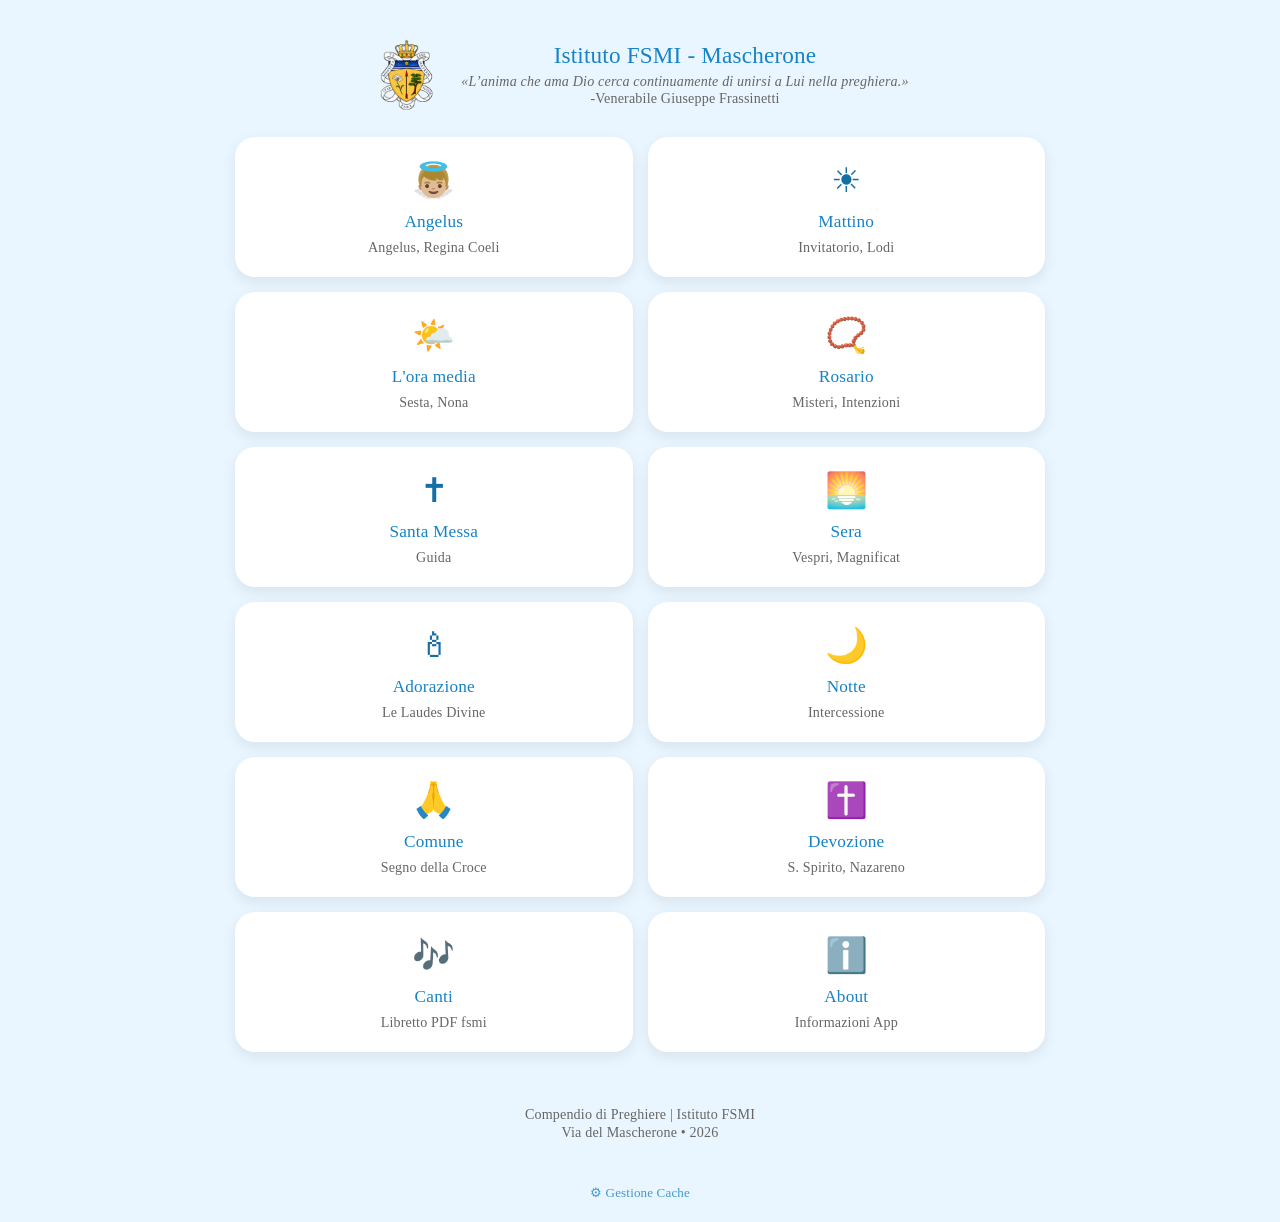
<file: index.html>
<!DOCTYPE html>
<html lang="it">
<head>
    <meta charset="UTF-8">
    <meta name="viewport" content="width=device-width, initial-scale=1.0">

    <title>Compendio di Preghiere</title>

    <link rel="stylesheet" href="css/style.css">
    <link rel="manifest" href="manifest.webmanifest">

    <meta name="theme-color" content="#4aaee8">
    <meta name="mobile-web-app-capable" content="yes">
    <meta name="apple-mobile-web-app-status-bar-style" content="default">
    <meta name="apple-mobile-web-app-title" content="Preghiera">
</head>

<body>
    <main class="home">
        <br>

        <section class="home-hero">
            <img src="images/logo.png" alt="Logo SHMI">

            <div class="hero-text">
                <h1>Istituto FSMI - Mascherone</h1>

                <p class="subtitle">
                    <em>«L’anima che ama Dio cerca continuamente
                    di unirsi a Lui nella preghiera.»</em>
                    <br>
                    -Venerabile Giuseppe Frassinetti
                </p>
            </div>
        </section>

        <section class="app-grid">
            <a href="angelus.html">
                <span>👼🏼</span>
                <h3>Angelus</h3>
                <p>Angelus, Regina Coeli</p>
            </a>

            <a href="morning-prayer.html">
                <span>☀</span>
                <h3>Mattino</h3>
                <p>Invitatorio, Lodi</p>
            </a>

            <a href="sesta-nona.html">
                <span>🌤️</span>
                <h3>L'ora media</h3>
                <p>Sesta, Nona</p>
            </a>

            <a href="rosary.html">
                <span>📿</span>
                <h3>Rosario</h3>
                <p>Misteri, Intenzioni</p>
            </a>

            <a href="mass-guide.html">
                <span>✝</span>
                <h3>Santa Messa</h3>
                <p>Guida</p>
            </a>

            <a href="evening-prayer.html">
                <span>🌅</span>
                <h3>Sera</h3>
                <p>Vespri, Magnificat</p>
            </a>

            <a href="adoration.html">
                <span>🕯</span>
                <h3>Adorazione</h3>
                <p>Le Laudes Divine</p>
            </a>

            <a href="night-prayer.html">
                <span>🌙</span>
                <h3>Notte</h3>
                <p>Intercessione</p>
            </a>

            <a href="basic-prayers.html">
                <span>🙏</span>
                <h3>Comune</h3>
                <p>Segno della Croce</p>
            </a>

            <a href="devotions.html">
                <span>✝️</span>
                <h3>Devozione</h3>
                <p>S. Spirito, Nazareno</p>
            </a>

            <a href="songbook.html">
                <span>🎶</span>
                <h3>Canti</h3>
                <p>Libretto PDF fsmi</p>
            </a>


            <a href="about.html">
                <span>ℹ️</span>
                <h3>About</h3>
                <p>Informazioni App</p>
            </a>
        </section>
    </main>

    <footer>
        <p class="subtitle">
            Compendio di Preghiere | Istituto FSMI<br>
            Via del Mascherone • 2026
        </p>
    </footer>

    <!-- CACHE MANAGER LINK: BROWSER / PWA ONLY -->
    <div id="cacheManagerLink" hidden
         style="text-align:center; padding: 10px 0 20px;">

        <a href="cache-manager.html"
           style="
               color: #1683c6;
               font-family: Georgia, 'Times New Roman', serif;
               font-size: 13px;
               text-decoration: none;
               opacity: 0.8;
           ">
            ⚙ Gestione Cache
        </a>

    </div>

    <!-- SHOW CACHE MANAGER ONLY OUTSIDE CORDOVA -->
    <script>
        (() => {
            const link = document.getElementById("cacheManagerLink");

            function updateCacheManagerVisibility() {
                link.hidden = !!window.cordova;
            }

            updateCacheManagerVisibility();

            document.addEventListener(
                "deviceready",
                updateCacheManagerVisibility,
                false
            );
        })();
    </script>



    <script src="js/app.js"></script>

</body>
</html>
</file>
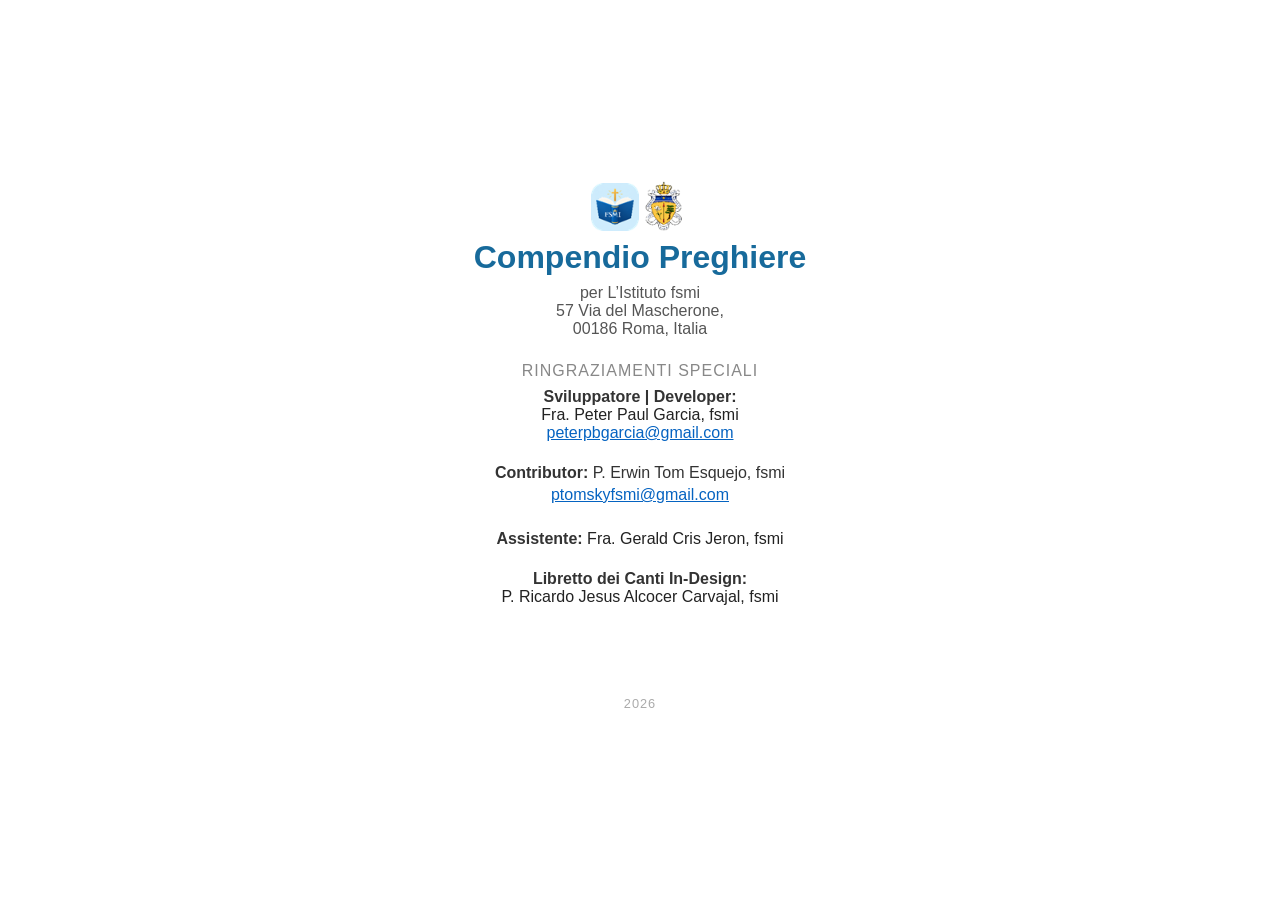
<file: about.html>
<!DOCTYPE html>
<html lang="it">
<head>
    <meta charset="UTF-8">
    <meta
        name="viewport"
        content="width=device-width, initial-scale=1, maximum-scale=1"
    >
    <meta name="theme-color" content="#4AAEE8">

    <title>Informazioni</title>

    <!-- Stylesheets -->
    <link rel="stylesheet" href="css/style.css">

    <style>
        * {
            box-sizing: border-box;
        }

        html,
        body {
            width: 100%;
            height: 100%;
            margin: 0;
            padding: 0;
            overflow: hidden;
        }

        body.about-page {
            height: 100vh;
            height: 100dvh;
            background: #FFFFFF;
            color: #222222;
            font-family: Arial, sans-serif;
            display: flex;
            align-items: center;
            justify-content: center;
        }

        /* =========================================
           FULLSCREEN / CENTERED ABOUT VIEWPORT
        ========================================= */

        .about-viewport {
            display: flex;
            align-items: center;
            justify-content: center;
            width: 100%;
            height: 100vh;
            height: 100dvh;
            margin: 0;
            padding: 0;
            overflow: hidden;
            background: #FFFFFF;
        }

        .about-viewport iframe {
            display: block;
            width: 100%;
            height: 100%;
            margin: 0;
            padding: 0;
            border: none;
            background: #FFFFFF;
        }
    </style>
</head>

<body class="about-page">

    <!-- Centered Viewport for about.htm -->
    <main class="about-viewport">
        <iframe
            id="aboutFrame"
            title="Informazioni sull'applicazione"
            src="dat/about.htm"
        ></iframe>
    </main>

    <!-- JavaScript -->
    <script src="js/app.js"></script>

</body>
</html>
</file>
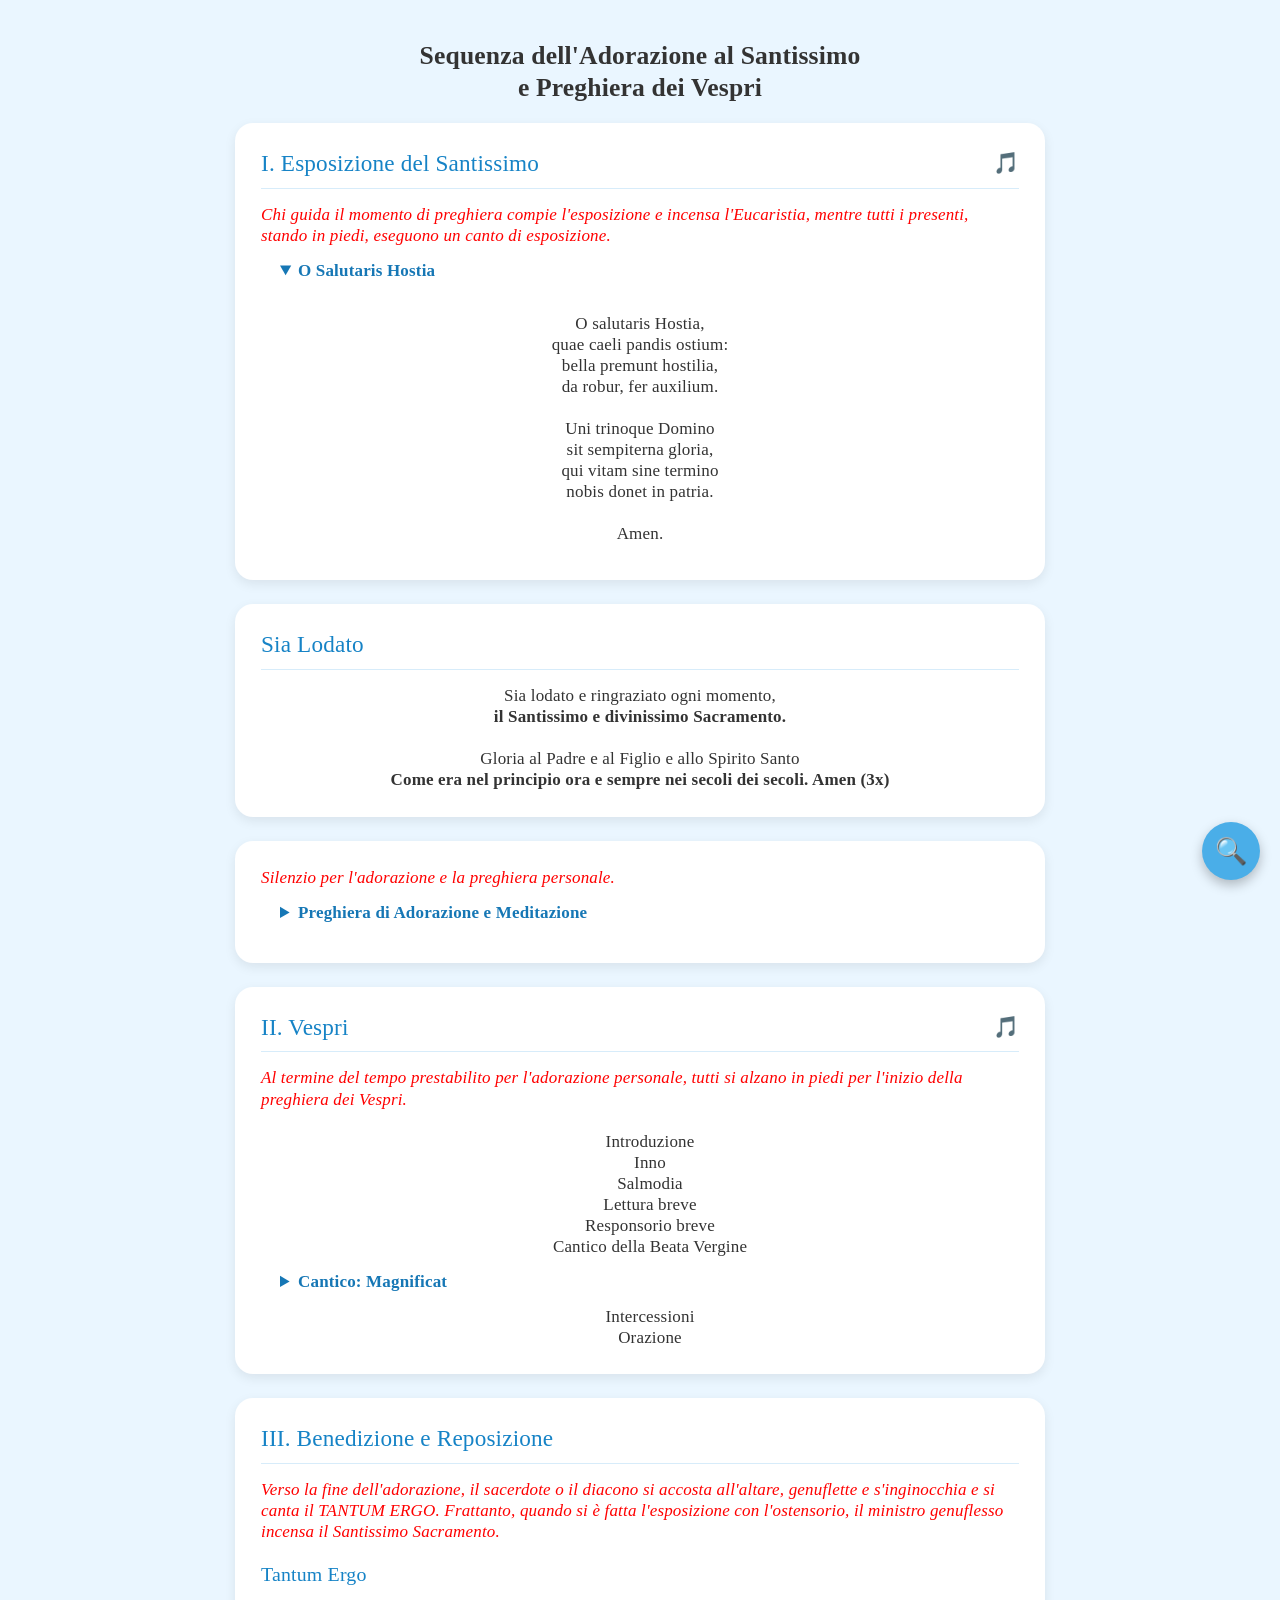
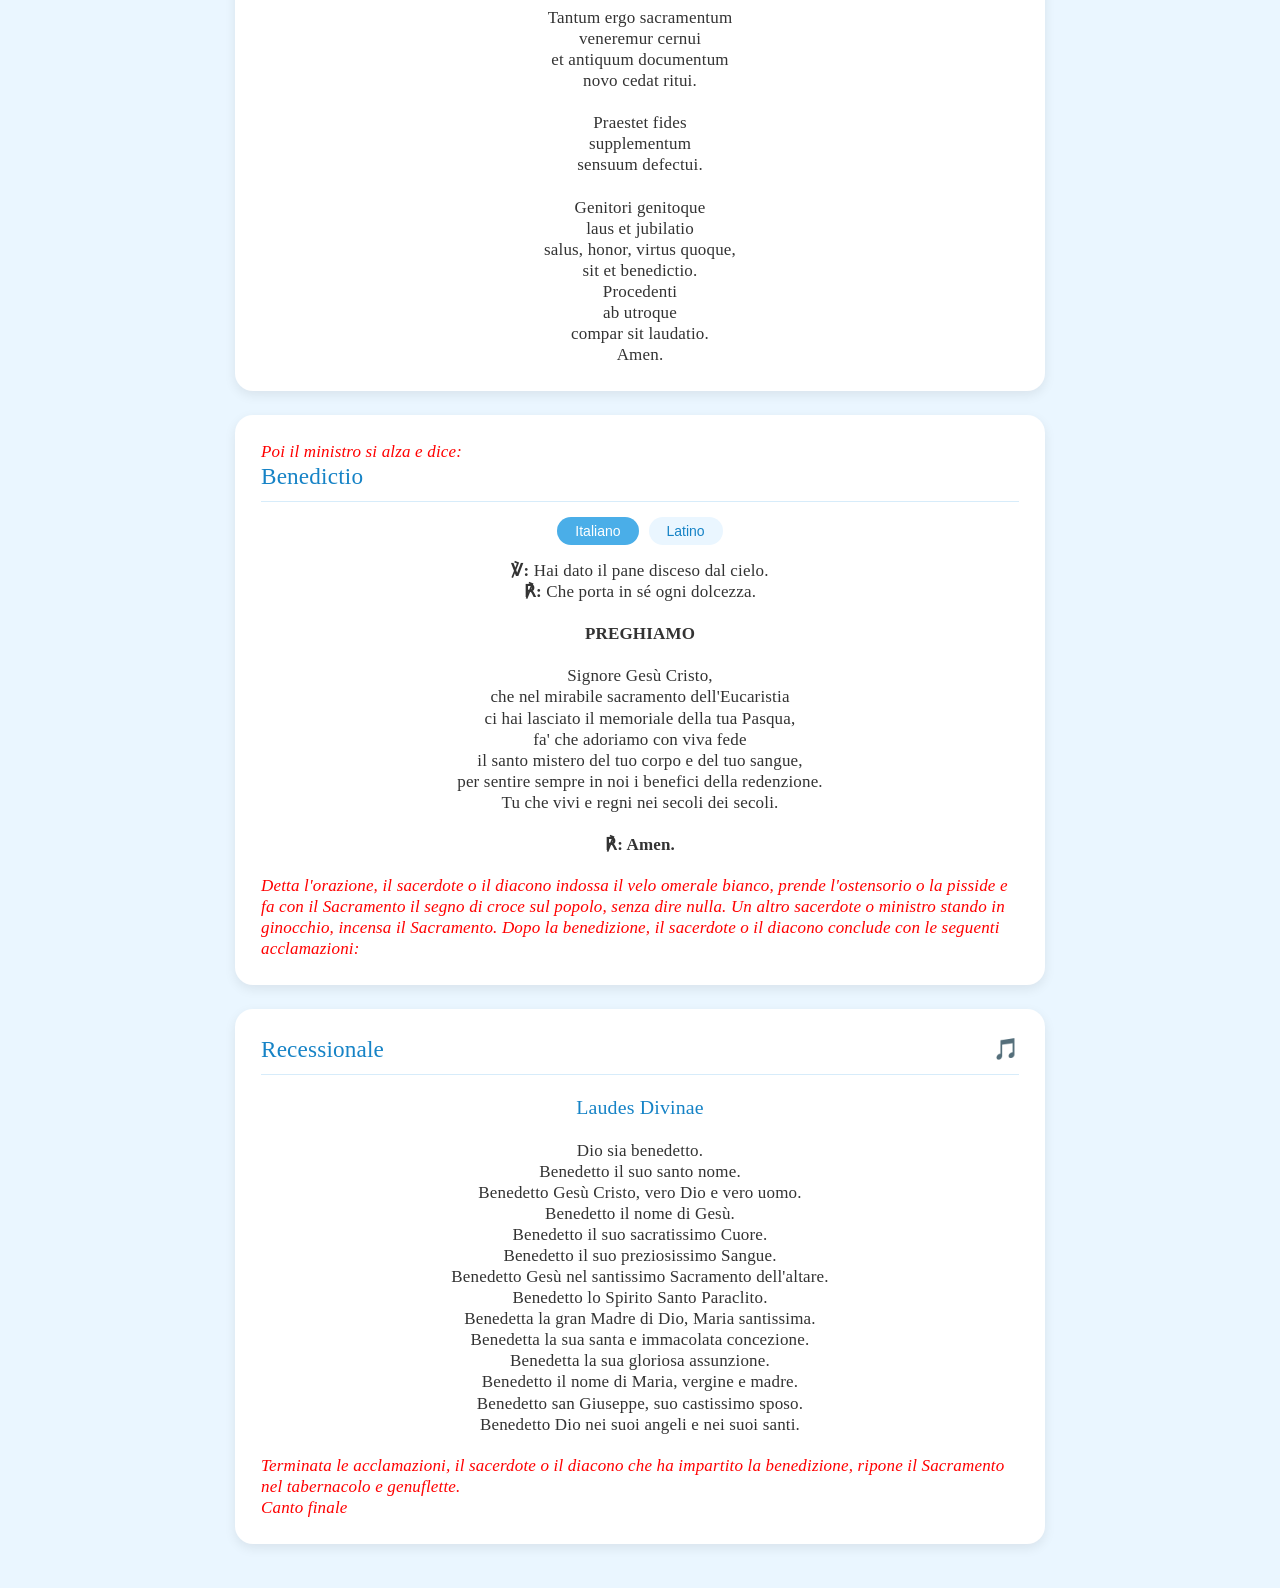
<file: adoration.html>
<!DOCTYPE html>
<html lang="it">

<head>
    <meta charset="UTF-8">
    <meta name="viewport" content="width=device-width, initial-scale=1.0">

    <title>Sequenza dell'Adorazione al Santissimo e Preghiera dei Vespri</title>

    <link rel="stylesheet" href="css/style.css">
    <link rel="stylesheet" href="css/overlay.css">
    <link rel="manifest" href="manifest.webmanifest">

    <meta name="theme-color" content="#4aaee8">
    <meta name="apple-mobile-web-app-capable" content="yes">
    <meta name="apple-mobile-web-app-status-bar-style" content="default">
    <meta name="apple-mobile-web-app-title" content="Preghiera">
</head>

<body data-zoom="true">

<main>

<!-- =========================
     PAGE TITLE
========================= -->
<h1 class="center" style="margin: 20px 0; font-size: 1.6rem;">
    Sequenza dell'Adorazione al Santissimo<br>e Preghiera dei Vespri
</h1>

<!-- =========================
     I. ESPOSIZIONE DEL SANTISSIMO
========================= -->

<section class="prayer-card">

<h2>
    <span>I. Esposizione del Santissimo</span>
    <button
        class="song-button"
        data-song-category="Spirito Santo, Comunione, Avvento, Natale, Quaresma, Pasqua"
        aria-label="Apri i canti di Esposizione">
        🎵
    </button>
</h2>

<p class="rubric" style="color: red; font-style: italic;">
    Chi guida il momento di preghiera compie l'esposizione e incensa l'Eucaristia, mentre tutti i presenti, stando in piedi, eseguono un canto di esposizione.
</p>

<details open>

<summary>O Salutaris Hostia</summary>

<p class="prayer"><br>
O salutaris Hostia,<br>
quae caeli pandis ostium:<br>
bella premunt hostilia,<br>
da robur, fer auxilium.<br>
<br>
Uni trinoque Domino<br>
sit sempiterna gloria,<br>
qui vitam sine termino<br>
nobis donet in patria.<br>
<br>
Amen.
</p>

</details>

</section>



<!-- =========================
     SIA LODATO
========================= -->

<section class="prayer-card">

<h2 class="center">Sia Lodato</h2>

<p class="prayer">
Sia lodato e ringraziato ogni momento,<br>
<strong>il Santissimo e divinissimo Sacramento.</strong><br>
<br>
Gloria al Padre e al Figlio e allo Spirito Santo <br>
<strong>Come era nel principio ora e sempre nei secoli dei secoli. Amen (3x)</strong><br>
</p>

</section>
	
	
<!-- =========================
     SILENZIO E ADORAZIONE PERSONALE
========================= -->

<section class="prayer-card">

<p class="rubric" style="color: red; font-style: italic;">
    Silenzio per l'adorazione e la preghiera personale.
</p>

<details>

<summary>Preghiera di Adorazione e Meditazione</summary>

<p class="prayer">

<strong>Eccomi, Gesù</strong><br>
Eccomi davanti a Te, Gesù.
Non ho grandi parole da dirti oggi, ho solo il mio cuore.
Tu mi conosci, vedi le mie fatiche, le mie gioie e le mie paure.
Mi siedo qui, nel tuo silenzio, per lasciarmi amare da Te.
Trasforma la mia vita con la tua presenza. Amen.

<br><br>

<strong>Guardami, io ti guardo</strong><br>
Signore Gesù, sono qui davanti al tuo mistero d'amore.
Come diceva quel semplice contadino: "Io guardo Te e Tu guardi me".
Questo mi basta. Il tuo sguardo guarisce le mie ferite.
Il tuo sguardo mi dice che sei prezioso ai tuoi occhi.
Rimani con me, e io rimarrò in Te. Amen.

<br><br>

<strong>Nel silenzio del tuo Cuore</strong><br>
Gesù, vivo nel Santissimo Sacramento, dono a Te i miei pensieri affannati.
Davanti a Te lascio cadere ogni maschera e ogni difesa.
Prendi la mia ansia e donami la tua pace.
Insegnami ad ascoltare la tua voce nel silenzio.
Che io possa uscire da questa adorazione rinnovato nel tuo amore. Amen.

<br><br>

<strong>Gesù, confido in Te</strong><br>
Gesù, ti offro tutto quello che sono e tutto quello che vivo in questo momento.
Ti affido le persone che amo e le situazioni che mi preoccupano.
Davanti a questa Ostia Santa, scelgo di non lottare da solo.
Riposo nel tuo amore e ti dico con tutto il cuore: Gesù, confido in Te. Amen.

</p>

</details>

</section>


<!-- =========================
     II. VESPRI
========================= -->

<section class="prayer-card">

<h2>
    <span>II. Vespri</span>
    <button
        class="song-button"
        data-song-category="Comunione, Adorazione, Avvento, Natale, Quaresma, Pasqua"
        aria-label="Apri i canti di Adorazione e Meditazione">
        🎵
    </button>
</h2>
<p class="rubric" style="color: red; font-style: italic;">
    Al termine del tempo prestabilito per l'adorazione personale, tutti si alzano in piedi per l'inizio della preghiera dei Vespri.
</p><br>

<p class="prayer" style="margin-left: 20px;">
    Introduzione<br>
    Inno<br>
    Salmodia<br>
    Lettura breve<br>
    Responsorio breve<br>
    Cantico della Beata Vergine<br>
</p>

<details>	
<summary>Cantico: Magnificat</summary>
<p class="prayer">
<br>
L'anima mia magnifica il Signore *<br>
e il mio spirito esulta in Dio, mio salvatore,<br>
<br>
perché ha guardato l'umiltà della sua serva. *<br>
D'ora in poi tutte le generazioni mi chiameranno beata.<br>
<br>
Grandi cose ha fatto in me l'Onnipotente *<br>
e Santo è il suo nome:<br>
<br>
di generazione in generazione la sua misericordia *<br>
si stende su quelli che lo temono.<br>
<br>
Ha spiegato la potenza del suo braccio, *<br>
ha disperso i superbi nei pensieri del loro cuore.<br>
<br>
Ha rovesciato i potenti dai troni, *<br>
ha innalzato gli umili.<br>
<br>
Ha ricolmato di beni gli affamati, *<br>
ha rimandato i ricchi a mani vuote.<br>
<br>
Ha soccorso Israele, suo servo, *<br>
ricordandosi della sua misericordia.<br>
<br>
Come aveva promesso ai nostri padri, *<br>
ad Abramo e alla sua discendenza per sempre.<br>
<br>
Gloria al Padre e al Figlio *<br>
e allo Spirito Santo.<br>
<br>
Come era nel principio, e ora e sempre, *<br>
nei secoli dei secoli. Amen.
</p>
</details>

<p class="prayer" style="margin-left: 20px;">
    Intercessioni<br>
    Orazione<br>
</p>

</section>


<!-- =========================
     III. BENEDIZIONE E REPOSIZIONE
========================= -->

<section class="prayer-card">

<h2 class="center">III. Benedizione e Reposizione</h2>

<p class="rubric" style="color: red; font-style: italic;">
    Verso la fine dell'adorazione, il sacerdote o il diacono si accosta all'altare, genuflette e s'inginocchia e si canta il TANTUM ERGO. Frattanto, quando si è fatta l'esposizione con l'ostensorio, il ministro genuflesso incensa il Santissimo Sacramento.
</p>

<h3>Tantum Ergo</h3>

<p class="prayer">
Tantum ergo sacramentum<br>
veneremur cernui<br>
et antiquum documentum<br>
novo cedat ritui.<br>
<br>
Praestet fides<br>
supplementum<br>
sensuum defectui.<br>
<br>
Genitori genitoque<br>
laus et jubilatio<br>
salus, honor, virtus quoque,<br>
sit et benedictio.<br>
Procedenti<br>
ab utroque<br>
compar sit laudatio.<br>
Amen.<br>
</p>

</section>


<section class="prayer-card">

<p class="rubric" style="color: red; font-style: italic;">
    Poi il ministro si alza e dice:
</p>

<h2 class="center">Benedictio</h2>

<!-- =========================
     LANGUAGE MENU
========================= -->
<div class="language-menu">
    <button class="active" onclick="showPrayer('italiano', this)">
        Italiano
    </button>
    <button onclick="showPrayer('latino', this)">
        Latino
    </button>
</div>

<!-- =========================
     ITALIANO
========================= -->
<div id="italiano" class="prayer-language">
<p class="prayer">
<strong>℣:</strong> Hai dato il pane disceso dal cielo.<br>
<strong>℟:</strong> Che porta in sé ogni dolcezza.
<br><br>
<strong>PREGHIAMO</strong>
<br><br>
Signore Gesù Cristo,<br>
che nel mirabile sacramento dell'Eucaristia<br>
ci hai lasciato il memoriale della tua Pasqua,<br>
fa' che adoriamo con viva fede<br>
il santo mistero del tuo corpo e del tuo sangue,<br>
per sentire sempre in noi i benefici della redenzione.<br>
Tu che vivi e regni nei secoli dei secoli.
<br><br>
<strong>℟: Amen.</strong>
</p>
</div>

<!-- =========================
     LATINO
========================= -->
<div id="latino" class="prayer-language" style="display:none;">
<p class="prayer">
<strong>℣:</strong> Panem de caelo præstitisti eis.<br>
<strong>℟:</strong> Omne delectaméntum in se habéntem.
<br><br>
<strong>OREMUS</strong>
<br><br>
Deus, qui nobis sub sacramento mirabili<br>
passionis tuae memoriam reliquisti:<br>
tribue, quaesumus,<br>
ita nos corporis et sanguinis tui sacra mysteria venerari;<br>
ut redemptionis tuae fructum<br>
in nobis iugiter sentiamus.
<br><br>
Qui vivis et regnas<br>
in saecula saeculorum.
<br><br>
<strong>℟: Amen.</strong>
</p>
</div>

<p class="rubric" style="color: red; font-style: italic; margin-top: 20px;">
    Detta l'orazione, il sacerdote o il diacono indossa il velo omerale bianco, prende l'ostensorio o la pisside e fa con il Sacramento il segno di croce sul popolo, senza dire nulla. Un altro sacerdote o ministro stando in ginocchio, incensa il Sacramento. Dopo la benedizione, il sacerdote o il diacono conclude con le seguenti acclamazioni:
</p>

</section>


<!-- =========================
     LAUDES DIVINAE (Recessionale)
========================= -->

<section class="prayer-card">

<h2>
    <span>Recessionale</span>
    <button
        class="song-button"
        data-song-category="Adorazione, Finale, Comunione, Avvento, Natale, Quaresma, Pasqua"
        aria-label="Apri i canti Recessionali">
        🎵
    </button>
</h2>

<h3 class="center">Laudes Divinae</h3>

<p class="prayer">
Dio sia benedetto.<br>
Benedetto il suo santo nome.<br>
Benedetto Gesù Cristo, vero Dio e vero uomo.<br>
Benedetto il nome di Gesù.<br>
Benedetto il suo sacratissimo Cuore.<br>
Benedetto il suo preziosissimo Sangue.<br>
Benedetto Gesù nel santissimo Sacramento dell'altare.<br>
Benedetto lo Spirito Santo Paraclito.<br>
Benedetta la gran Madre di Dio, Maria santissima.<br>
Benedetta la sua santa e immacolata concezione.<br>
Benedetta la sua gloriosa assunzione.<br>
Benedetto il nome di Maria, vergine e madre.<br>
Benedetto san Giuseppe, suo castissimo sposo.<br>
Benedetto Dio nei suoi angeli e nei suoi santi.
</p>

<p class="rubric" style="color: red; font-style: italic; margin-top: 20px;">
    Terminata le acclamazioni, il sacerdote o il diacono che ha impartito la benedizione, ripone il Sacramento nel tabernacolo e genuflette.
</p>
<p class="rubric" style="color: red; font-style: italic;">
    Canto finale
</p>

</section>

</main>

<!-- ==========================================================
     FULL-SCREEN SINGLE OVERLAY (For Mass Songbook Popup)
========================================================== -->
<div 
    id="pageOverlay" 
    class="fullscreen-overlay"
    aria-hidden="true">

    <button
        id="pageOverlayClose"
        class="page-overlay-close"
        type="button"
        aria-label="Chiudi">
        ✕
    </button>

    <iframe
        id="pageOverlayFrame"
        class="page-overlay-frame"
        title="Contenuto"
        allow="microphone">
    </iframe>

</div>

<!-- SCRIPTS -->
<script src="js/app.js"></script>
<script src="js/songs-generated.js"></script>
<script src="js/overlay.js"></script>
<script src="js/mass-songbook.js"></script>

</body>

</html>
</file>
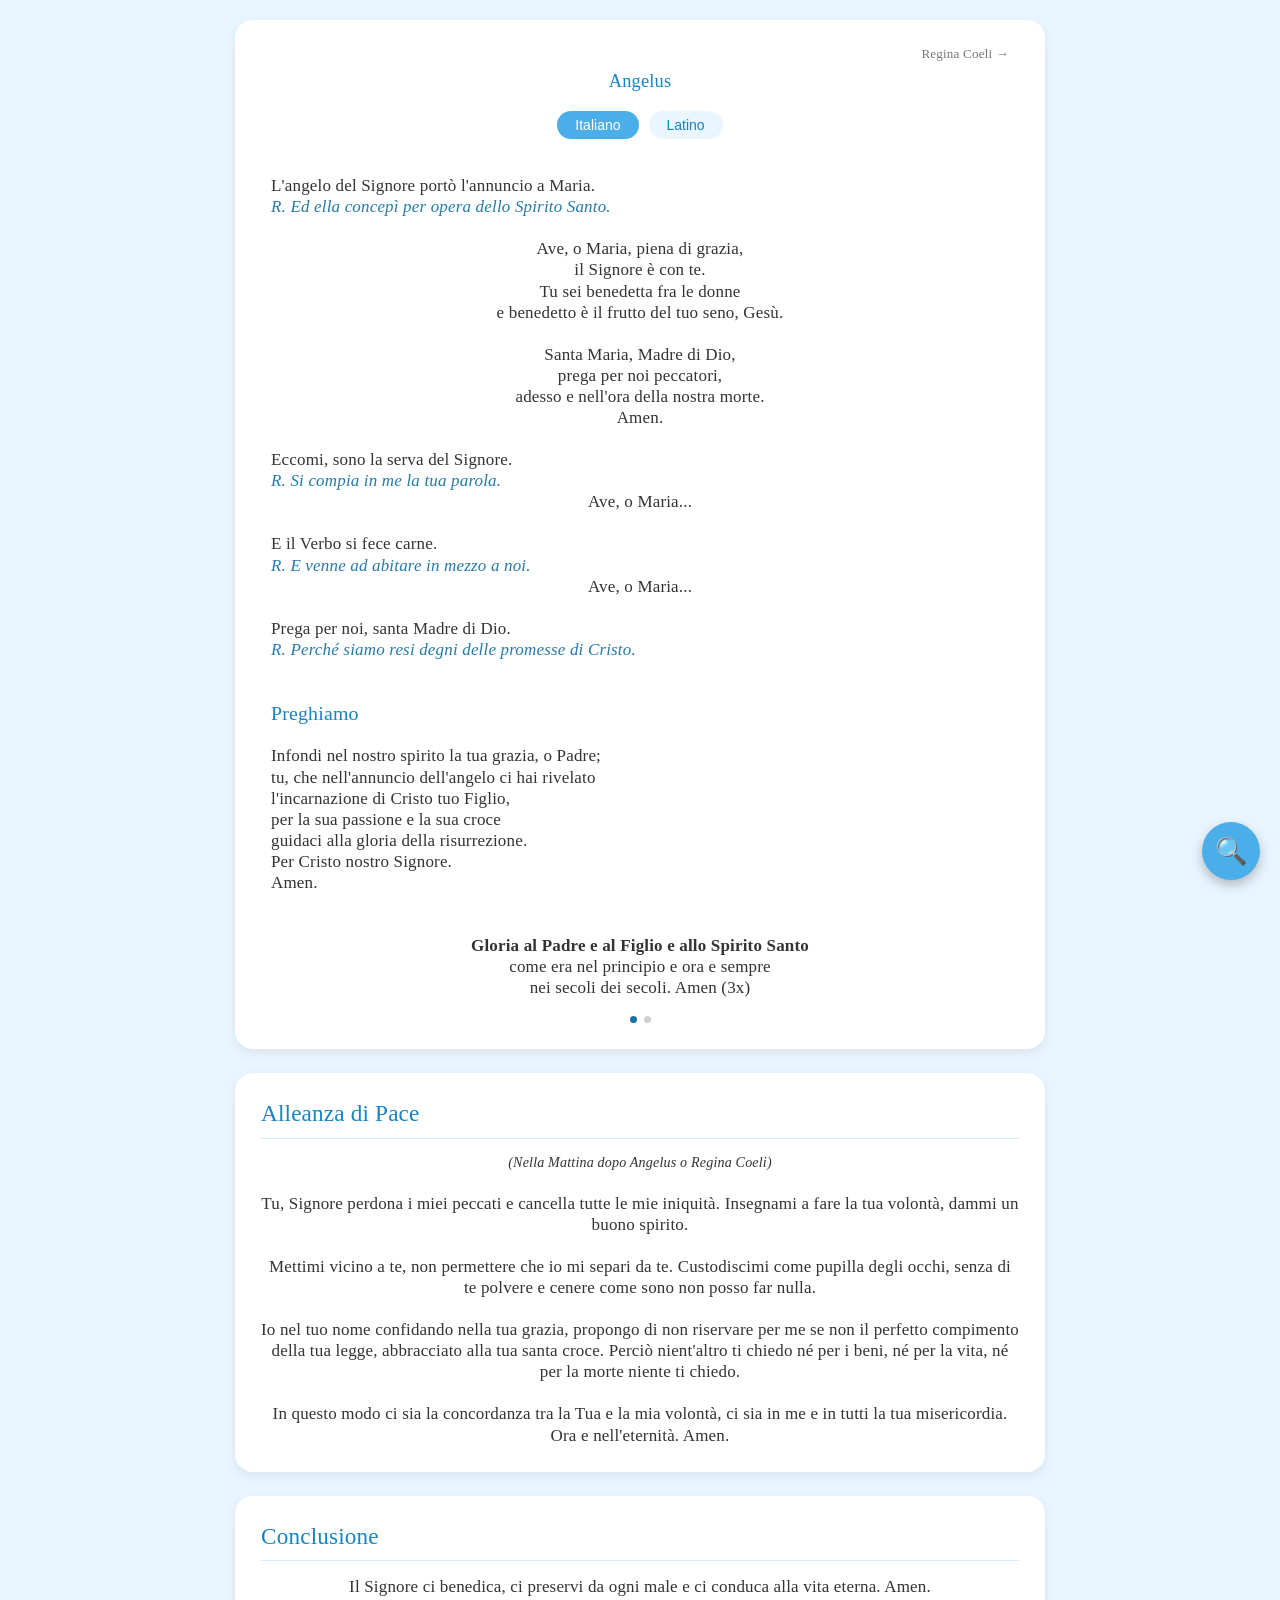
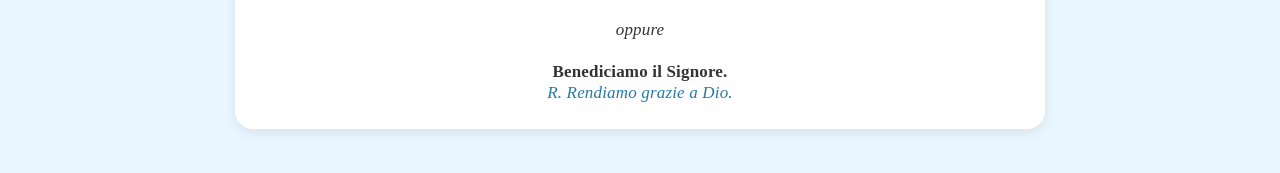
<file: angelus.html>
<!DOCTYPE html>
<html lang="it">

<head>

    <meta charset="UTF-8">
    <meta name="viewport" content="width=device-width, initial-scale=1.0">

    <title>Angelus e Regina Coeli</title>

    <link rel="stylesheet" href="css/style.css">
<link rel="manifest" href="manifest.webmanifest">

<meta name="theme-color" content="#4aaee8">

<meta name="apple-mobile-web-app-capable" content="yes">

<meta name="apple-mobile-web-app-status-bar-style" content="default">

<meta name="apple-mobile-web-app-title" content="Preghiera">
</head>

	
	
	
	
	
	
	



<body data-zoom="true">








<main>


<!-- ==========================================================
     1. ANGELUS / REGINA COELI
========================================================== -->

<section class="prayer-card">





<div class="intentions-slider angelus-slider">


<!-- ==========================================================
     PAGINA 1 — ANGELUS
========================================================== -->

<div class="intention">


    <div class="slider-navigation">

        <span class="current">
            
        </span>

        <span class="next">
            Regina Coeli →
        </span>

    </div>



    <h3 class="slider-title">
        Angelus
    </h3>


<!-- ======================================================
     LANGUAGE MENU FOR ANGELUS
======================================================= -->

<div class="language-menu">

    <button
        class="active"
        onclick="showPrayer('angelus-italiano', this)"
    >
        Italiano
    </button>

    <button
        onclick="showPrayer('angelus-latino', this)"
    >
        Latino
    </button>

</div>

<br>

<!-- ======================================================
     ITALIANO
====================================================== -->

<div
    id="angelus-italiano"
    class="prayer-language"
>

    <p>
        L'angelo del Signore portò l'annuncio a Maria.
    </p>

    <p class="response">
        R. Ed ella concepì per opera dello Spirito Santo.<br>
    </p><br>

    <p class="prayer">
        Ave, o Maria, piena di grazia,<br>
        il Signore è con te.<br>
        Tu sei benedetta fra le donne<br>
        e benedetto è il frutto del tuo seno, Gesù.<br><br>
        Santa Maria, Madre di Dio,<br>
        prega per noi peccatori,<br>
        adesso e nell'ora della nostra morte.<br>
        Amen.
    </p><br>

    <p>
        Eccomi, sono la serva del Signore.
    </p>

    <p class="response">
        R. Si compia in me la tua parola.
    </p>

    <p class="prayer">
        Ave, o Maria...
    </p><br>

    <p>
        E il Verbo si fece carne.
    </p>

    <p class="response">
        R. E venne ad abitare in mezzo a noi.
    </p>

    <p class="prayer">
        Ave, o Maria...
    </p><br>

    <p>
        Prega per noi, santa Madre di Dio.
    </p>

    <p class="response">
        R. Perché siamo resi degni delle promesse di Cristo.
    </p><br>

    <h3>
        Preghiamo
    </h3>

    <p class="justify">
        Infondi nel nostro spirito la tua grazia, o Padre;<br>
        tu, che nell'annuncio dell'angelo ci hai rivelato<br>
        l'incarnazione di Cristo tuo Figlio,<br>
        per la sua passione e la sua croce<br>
        guidaci alla gloria della risurrezione.<br>
        Per Cristo nostro Signore.<br>
        Amen.
    </p>

    <br><br>

    <p class="prayer">
        <strong>Gloria al Padre e al Figlio e allo Spirito Santo</strong><br>
        come era nel principio e ora e sempre<br>
        nei secoli dei secoli. Amen (3x)
    </p>

</div>

<!-- ======================================================
     LATINO
====================================================== -->

<div
    id="angelus-latino"
    class="prayer-language"
    style="display:none;"
>

    <p>
        Angelus Domini nuntiavit Mariae.
    </p>

    <p class="response">
        R. Et concepit de Spiritu Sancto.<br>
    </p><br>

    <p class="prayer">
        Ave Maria, gratia plena,<br>
        Dominus tecum;<br>
        benedicta tu in mulieribus,<br>
        et benedictus fructus ventris tui, Iesus.<br><br>
        Sancta Maria, Mater Dei,<br>
        ora pro nobis peccatoribus,<br>
        nunc et in hora mortis nostrae.<br>
        Amen.
    </p><br>

    <p>
        Ecce ancilla Domini.
    </p>

    <p class="response">
        R. Fiat mihi secundum verbum tuum.
    </p>

    <p class="prayer">
        Ave Maria...
    </p><br>

    <p>
        Verbum caro factum est.
    </p>

    <p class="response">
        R. Et habitavit in nobis.
    </p>

    <p class="prayer">
        Ave Maria...
    </p><br>

    <p>
        Ora pro nobis, sancta Dei Genitrix.
    </p>

    <p class="response">
        R. Ut digni efficiamur promissionibus Christi.
    </p><br>

    <h3>
        Oremus
    </h3>

    <p class="justify">
        Gratiam tuam, quǽsumus, Dómine, infunde in corda nostra,<br>
        ut qui Angelo nuntiánte, Christi Filii tui incarnatiónem cognovimus,<br>
        per passiónem eius et crucem ad resurrectiónis glóriam perducámur.<br>
        Per eúndem Christum Dóminum nostrum.<br>
        Amen.
    </p>

    <br><br>

    <p class="prayer">
        <strong>Glória Patri, et Fílio, et Spirítui Sancto.</strong><br>
        Sicut erat in princípio, et nunc, et semper,<br>
        et in sǽcula sǽculorum. Amen.
    </p>

</div>

  
  


</div>



<!-- ==========================================================
     PAGINA 2 — REGINA COELI
========================================================== -->

<div class="intention">


    <div class="slider-navigation">

        <span class="previous">
            ← Angelus
        </span>

        <span class="current">
            
        </span>

    </div>





    <h3 class="slider-title">
        Regina Coeli
    </h3>



    <!-- ======================================================
         LANGUAGE MENU
    ======================================================= -->

    <div class="language-menu">

        <button
            class="active"
            onclick="showPrayer('regina-italiano', this)"
        >
            Italiano
        </button>

        <button
            onclick="showPrayer('regina-latino', this)"
        >
            Latino
        </button>

    </div>


<br>

    <!-- ======================================================
         ITALIANO
    ======================================================= -->

    <div
        id="regina-italiano"
        class="prayer-language"
    >


        <p>

            <strong>
                Regina dei cieli, rallegrati, alleluia.
            </strong><br>

            Cristo, che hai portato nel grembo, alleluia,<br>

            è risorto, come aveva promesso, alleluia.<br>

            Prega il Signore per noi, alleluia.

            <br><br>

            <strong>
                Gioisci e rallegrati, Vergine Maria, alleluia.
            </strong><br>

            Perché il Signore è veramente risorto, alleluia.

        </p>


<br>

        <h3>
            Preghiamo
        </h3>



        
<p class="justify">
            O Dio, che nella gloriosa risurrezione del tuo Figlio
            hai ridato la gioia al mondo intero,
            per intercessione della Vergine Maria
            concedi a noi di godere la gioia della vita eterna.
            Per Cristo nostro Signore. Amen.
</p>
            <br><br>
<p class="prayer">
            <strong>
                Gloria al Padre e al Figlio e allo Spirito Santo
            </strong><br>

            come era nel principio e ora e sempre
            nei secoli dei secoli. Amen (3x)

            <br><br>

            <strong>L'eterno riposo</strong>
            dona loro O Signore e splenda ad essi la luce perpetua,
            riposino in pace. Amen.

        </p>


    </div>



    <!-- ======================================================
         LATINO
    ======================================================= -->

    <div
        id="regina-latino"
        class="prayer-language"
        style="display:none;"
    >


        <p>

            <strong>
                Regína caeli laetáre,
            </strong> allelúia.<br>

            Quia quem merúisti portáre, allelúia.<br>

            Resurréxit, sicut dixit, allelúia.<br>

            Ora pro nobis Deum, allelúia.

            <br><br>

            <strong>
                Gaude et laetáre, Virgo María, allelúia.
            </strong><br>

            Quia surréxit Dominus vere, allelúia.

        </p>


<br>

        <h3>
            Oremus
        </h3>



        
<p class="justify">
            Deus, qui per resurrectiónem Filii tui
            Dómini nostri Iesu Christi
            mundum laetificáre dignátus es,
            praesta, quǽsumus, ut per eius Genetrícem
            Virginem Maríam
            perpétuae capiámus gáudia vitae.
            Per Christum Dóminum nostrum. Amen.
</p>
            <br><br>
<p class="prayer">
            <strong>
                Gloria Patri, et Filio, et Spiritui Sancto.
            </strong><br>

            Sicut erat in principio, et nunc, et semper,
            et in saecula saeculorum. Amen. (3x)

            <br><br>

            <strong>
                Réquiem ætérnam
            </strong>
            dona eis, Dómine,
            et lux perpétua lúceat eis.<br>

            Requiéscant in pace. Amen.

        </p>


    </div>


</div>


</div>



<!-- ==========================================================
     SLIDER DOTS
========================================================== -->

<div class="angelus-progress">
    <span class="active"></span>
    <span></span>
</div>
</section>





<!-- ==========================================================
     2. ALLEANZA DI PACE
========================================================== -->

<section
    class="prayer-card"
    id="alleanza-di-pace"
>


    <h2>
        Alleanza di Pace
    </h2>



    

        <em class="subcenter">
            (Nella Mattina dopo Angelus o Regina Coeli)
        </em>

        <br>	

<p class="prayer">
        Tu, Signore perdona i miei peccati
        e cancella tutte le mie iniquità.

        Insegnami a fare la tua volontà,
        dammi un buono spirito.

        <br><br>


        Mettimi vicino a te,
        non permettere che io mi separi da te.

        Custodiscimi come pupilla degli occhi,
        senza di te polvere e cenere come sono
        non posso far nulla.

        <br><br>


        Io nel tuo nome confidando nella tua grazia,
        propongo di non riservare per me
        se non il perfetto compimento della tua legge,
        abbracciato alla tua santa croce.

        

        Perciò nient'altro ti chiedo
        né per i beni, né per la vita, né per la morte
        niente ti chiedo.

        <br><br>


        In questo modo ci sia la concordanza
        tra la Tua e la mia volontà,

        ci sia in me e in tutti
        la tua misericordia.

        

        Ora e nell'eternità.

        

        Amen.

    </p>


</section>





<!-- ==========================================================
     3. CONCLUSIONE
========================================================== -->

<section class="prayer-card">


    <h2>
        Conclusione
    </h2>



    <p class="prayer">

        
            Il Signore ci benedica,
        ci preservi da ogni male
        e ci conduca alla vita eterna. Amen.

        <br><br>

        <em>
            oppure
        </em>

        <br><br>

        <strong>
            Benediciamo il Signore.
        </strong><br>
	<p class="response center">
        R. Rendiamo grazie a Dio.
</p>
    </p>


</section>



</main>





<!-- ==========================================================
     APP.JS
========================================================== -->

<script src="js/app.js"></script>


</body>

</html>
</file>
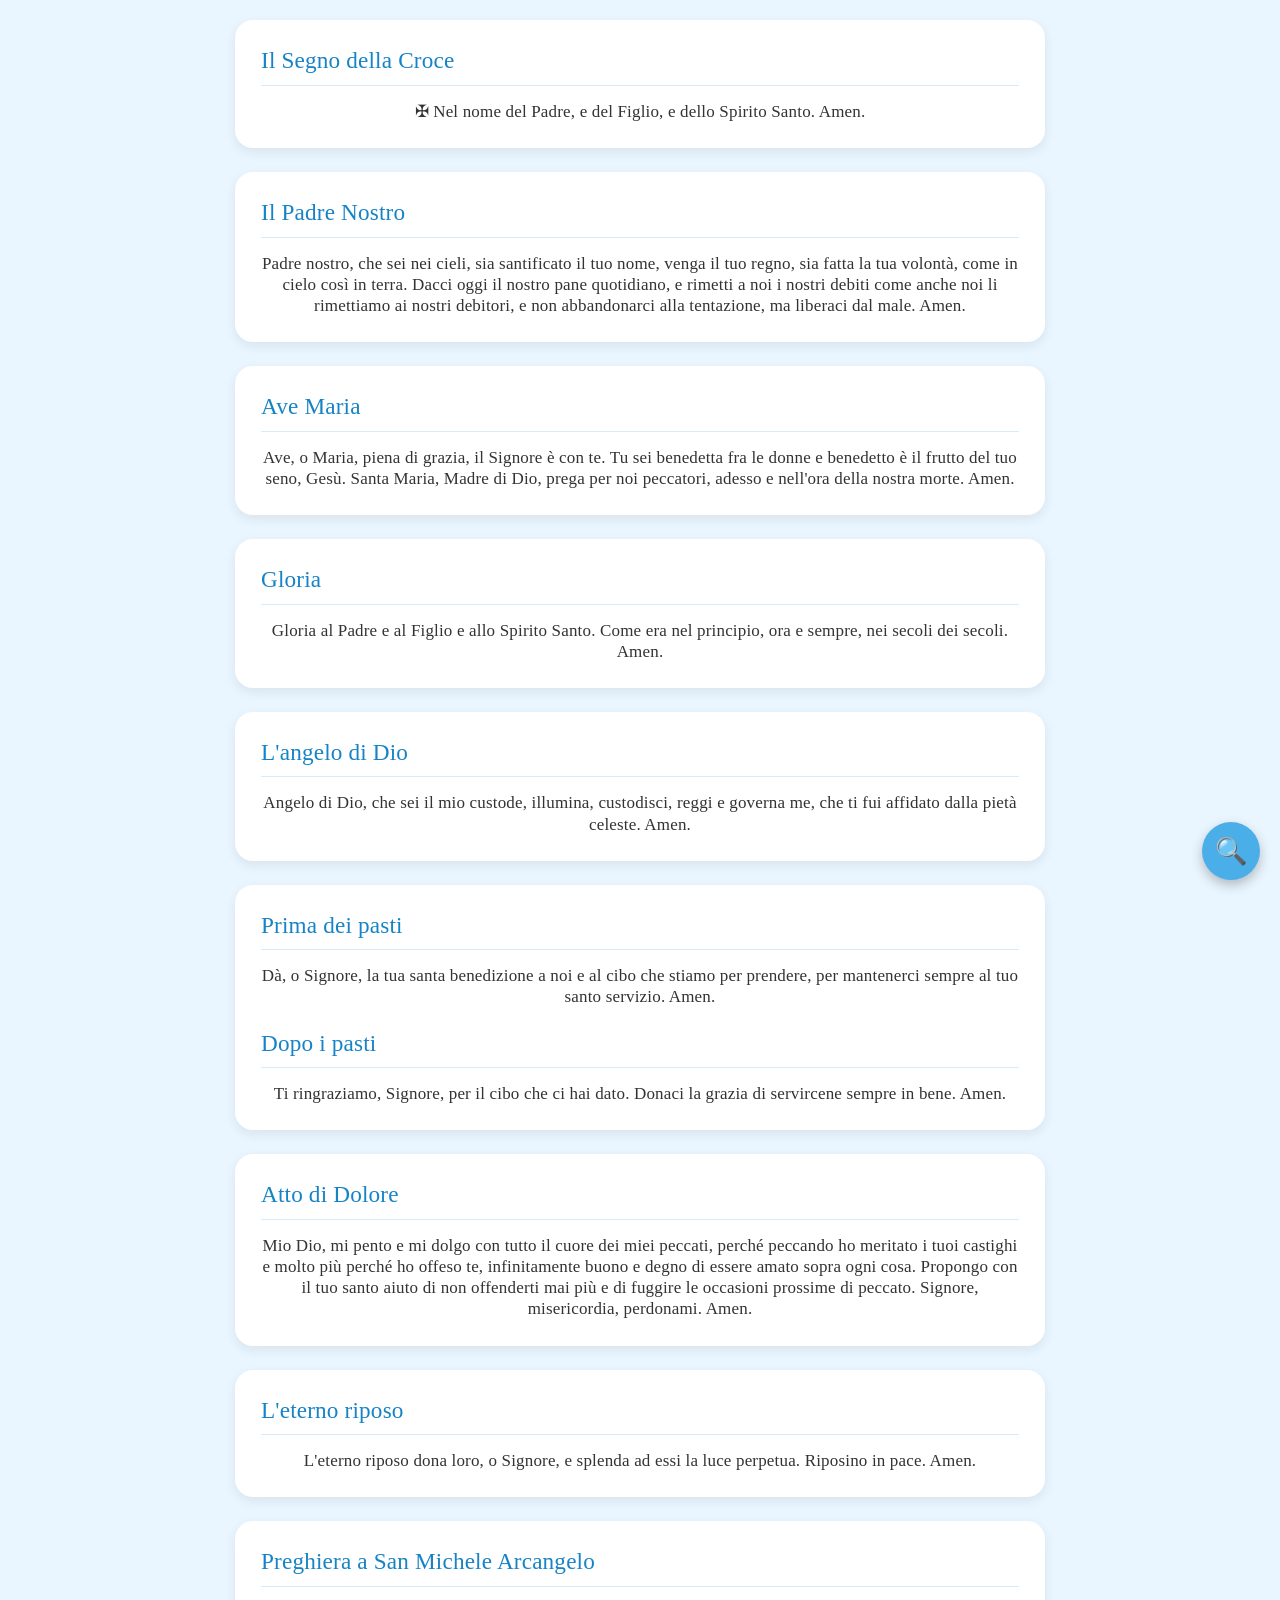
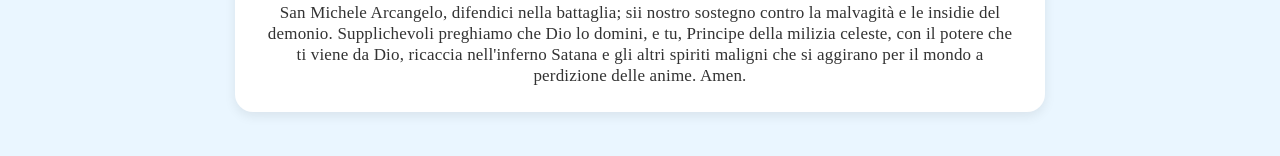
<file: basic-prayers.html>
<!DOCTYPE html>
<html lang="it">

<head>

    <meta charset="UTF-8">
    <meta name="viewport" content="width=device-width, initial-scale=1.0">

    <title>Basic Prayers</title>

    <link rel="stylesheet" href="css/style.css">
<link rel="manifest" href="manifest.webmanifest">

<meta name="theme-color" content="#4aaee8">

<meta name="apple-mobile-web-app-capable" content="yes">

<meta name="apple-mobile-web-app-status-bar-style" content="default">

<meta name="apple-mobile-web-app-title" content="Preghiera">
</head>

<body data-zoom="true">






<main>


<section class="prayer-card">

<h2>Il Segno della Croce</h2>

<p class="prayer">

✠ Nel nome del Padre, e del Figlio, e dello Spirito Santo. Amen.

</p>

</section>


<section class="prayer-card">

<h2>Il Padre Nostro</h2>

<p class="prayer">

Padre nostro, che sei nei cieli, sia santificato il tuo nome, venga il tuo regno, sia fatta la tua volontà, come in cielo così in terra. Dacci oggi il nostro pane quotidiano, e rimetti a noi i nostri debiti come anche noi li rimettiamo ai nostri debitori, e non abbandonarci alla tentazione, ma liberaci dal male. Amen.

</p>

</section>
	

<section class="prayer-card">

<h2>Ave Maria</h2>

<p class="prayer">

Ave, o Maria, piena di grazia, il Signore è con te. Tu sei benedetta fra le donne e benedetto è il frutto del tuo seno, Gesù. Santa Maria, Madre di Dio, prega per noi peccatori, adesso e nell'ora della nostra morte. Amen.

</p>

</section>


<section class="prayer-card">

<h2>Gloria</h2>

<p class="prayer">

Gloria al Padre e al Figlio e allo Spirito Santo. Come era nel principio, ora e sempre, nei secoli dei secoli. Amen.

</p>

</section>


<section class="prayer-card">

<h2>L'angelo di Dio</h2>

<p class="prayer">

Angelo di Dio, che sei il mio custode, illumina, custodisci, reggi e governa me, che ti fui affidato dalla pietà celeste. Amen.

</p>

</section>





<section class="prayer-card">

<h2>Prima dei pasti</h2>

<p class="prayer">

Dà, o Signore, la tua santa benedizione a noi e al cibo che stiamo per prendere, per mantenerci sempre al tuo santo servizio. Amen.

</p><br>
<h2>Dopo i pasti</h2>

<p class="prayer">

Ti ringraziamo, Signore, per il cibo che ci hai dato. Donaci la grazia di servircene sempre in bene. Amen.

</p>

</section>
<section class="prayer-card">

<h2>Atto di Dolore</h2>

<p class="prayer">

Mio Dio, mi pento e mi dolgo con tutto il cuore dei miei peccati, perché peccando ho meritato i tuoi castighi e molto più perché ho offeso te, infinitamente buono e degno di essere amato sopra ogni cosa. Propongo con il tuo santo aiuto di non offenderti mai più e di fuggire le occasioni prossime di peccato. Signore, misericordia, perdonami. Amen.

</p>

</section>

<section class="prayer-card">

<h2>L'eterno riposo</h2>

<p class="prayer">

L'eterno riposo dona loro, o Signore, e splenda ad essi la luce perpetua. Riposino in pace. Amen.

</p>

</section>


<section class="prayer-card">

<h2>Preghiera a San Michele Arcangelo</h2>

<p class="prayer">

San Michele Arcangelo, difendici nella battaglia; sii nostro sostegno contro la malvagità e le insidie del demonio. Supplichevoli preghiamo che Dio lo domini, e tu, Principe della milizia celeste, con il potere che ti viene da Dio, ricaccia nell'inferno Satana e gli altri spiriti maligni che si aggirano per il mondo a perdizione delle anime. Amen.

</p>

</section>


</main>





	<script src="js/app.js"></script>


</body>

</html>
</file>
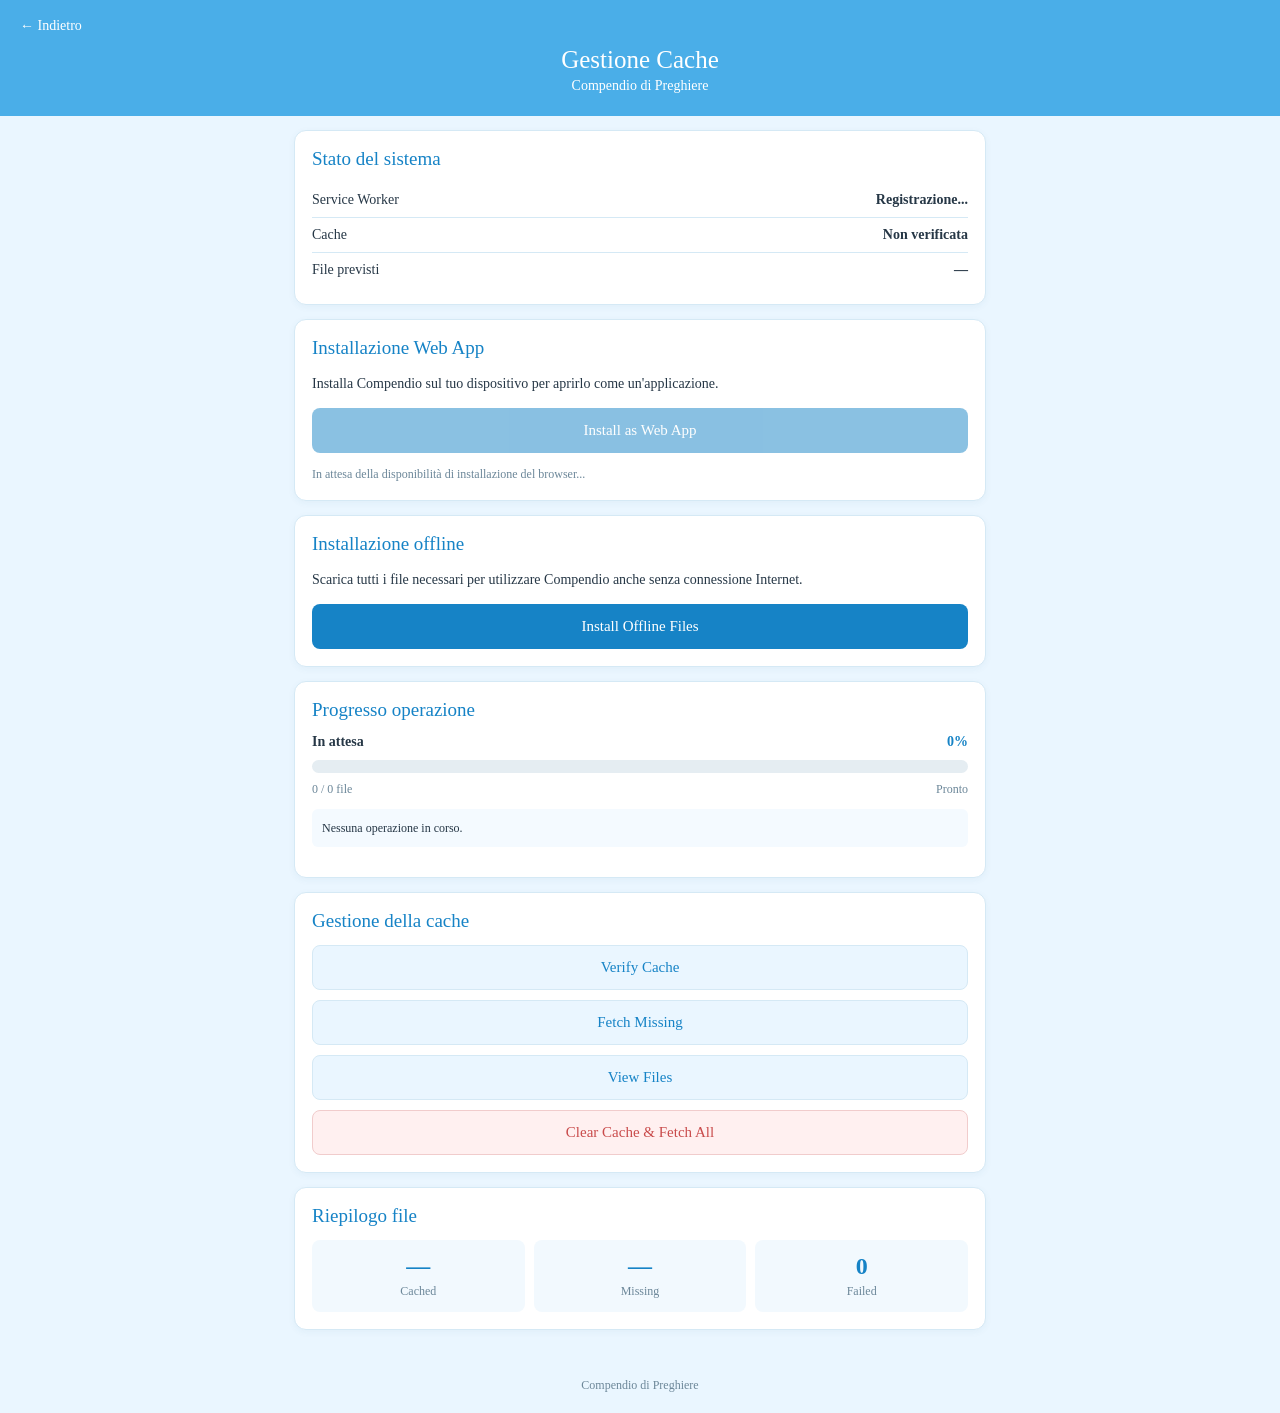
<file: cache-manager.html>
<!DOCTYPE html>
<html lang="it">

<head>
    <meta charset="UTF-8">

    <meta name="viewport"
          content="width=device-width, initial-scale=1.0">

    <meta name="theme-color" content="#4AAEE8">

    <meta name="mobile-web-app-capable" content="yes">

    <meta name="apple-mobile-web-app-capable" content="yes">

    <meta name="apple-mobile-web-app-status-bar-style"
          content="default">

    <meta name="apple-mobile-web-app-title"
          content="Preghiera">

    <title>Gestione Cache - Compendio</title>

    <!-- PWA MANIFEST -->
    <link rel="manifest" href="manifest.webmanifest">

    <!-- CACHE MANAGER CSS -->
    <link rel="stylesheet" href="css/cache-manager.css">
</head>

<body>

    <!-- HEADER -->
    <header class="manager-header">

        <a href="index.html" class="back-link">
            ← Indietro
        </a>

        <h1>Gestione Cache</h1>

        <p>Compendio di Preghiere</p>

    </header>


    <main class="manager-container">

        <!-- ==================================
             SERVICE WORKER STATUS
        =================================== -->

        <section class="manager-card">

            <h2>Stato del sistema</h2>

            <div class="status-row">
                <span>Service Worker</span>
                <strong id="workerStatus">
                    Verifica in corso...
                </strong>
            </div>

            <div class="status-row">
                <span>Cache</span>
                <strong id="cacheStatus">
                    Non verificata
                </strong>
            </div>

            <div class="status-row">
                <span>File previsti</span>
                <strong id="totalFiles">—</strong>
            </div>

        </section>


        <!-- ==================================
             PWA INSTALLATION
        =================================== -->

        <section class="manager-card">

            <h2>Installazione Web App</h2>

            <p>
                Installa Compendio sul tuo dispositivo
                per aprirlo come un'applicazione.
            </p>

            <button
                id="installPwaButton"
                class="manager-button primary"
                type="button">

                Install as Web App

            </button>

            <p
                id="pwaMessage"
                class="small-message"
                aria-live="polite">

                Controllo disponibilità installazione...

            </p>

        </section>


        <!-- ==================================
             OFFLINE INSTALLATION
        =================================== -->

        <section class="manager-card">

            <h2>Installazione offline</h2>

            <p>
                Scarica tutti i file necessari per utilizzare
                Compendio anche senza connessione Internet.
            </p>

            <button
                id="installOfflineButton"
                class="manager-button primary"
                type="button">

                Install Offline Files

            </button>

        </section>


        <!-- ==================================
             OPERATION PROGRESS
        =================================== -->

        <section class="manager-card">

            <h2>Progresso operazione</h2>

            <div class="progress-heading">

                <strong id="progressTitle">
                    In attesa
                </strong>

                <strong id="progressPercent">
                    0%
                </strong>

            </div>

            <div
                class="progress-track"
                role="progressbar"
                aria-label="Progresso download"
                aria-valuemin="0"
                aria-valuemax="100"
                aria-valuenow="0">

                <div
                    id="progressBar"
                    class="progress-bar">
                </div>

            </div>

            <div class="progress-details">

                <span id="progressCount">
                    0 / 0 file
                </span>

                <span id="progressPhase">
                    Pronto
                </span>

            </div>

            <p
                id="currentFile"
                class="current-file"
                aria-live="polite">

                Nessuna operazione in corso.

            </p>

            <p
                id="operationMessage"
                class="operation-message"
                aria-live="polite">
            </p>

        </section>


        <!-- ==================================
             CACHE OPERATIONS
        =================================== -->

        <section class="manager-card">

            <h2>Gestione della cache</h2>

            <button
                id="verifyButton"
                class="manager-button secondary"
                type="button">

                Verify Cache

            </button>

            <button
                id="fetchMissingButton"
                class="manager-button secondary"
                type="button">

                Fetch Missing

            </button>

            <button
                id="viewFilesButton"
                class="manager-button secondary"
                type="button">

                View Files

            </button>

            <button
                id="rebuildButton"
                class="manager-button danger"
                type="button">

                Clear Cache &amp; Fetch All

            </button>

        </section>


        <!-- ==================================
             CACHE SUMMARY
        =================================== -->

        <section class="manager-card">

            <h2>Riepilogo file</h2>

            <div class="summary-grid">

                <div class="summary-item">

                    <strong id="cachedCount">—</strong>

                    <span>Cached</span>

                </div>

                <div class="summary-item">

                    <strong id="missingCount">—</strong>

                    <span>Missing</span>

                </div>

                <div class="summary-item">

                    <strong id="failedCount">0</strong>

                    <span>Failed</span>

                </div>

            </div>

        </section>


        <!-- ==================================
             FILE LIST
        =================================== -->

        <section
            id="fileListSection"
            class="manager-card"
            hidden>

            <h2>Elenco dei file</h2>

            <div class="file-list-controls">

                <button
                    id="showAllFiles"
                    class="filter-button active"
                    type="button">

                    All

                </button>

                <button
                    id="showCachedFiles"
                    class="filter-button"
                    type="button">

                    Cached

                </button>

                <button
                    id="showMissingFiles"
                    class="filter-button"
                    type="button">

                    Missing

                </button>

            </div>

            <div
                id="fileList"
                class="file-list">
            </div>

        </section>


        <!-- ==================================
             ERRORS
        =================================== -->

        <section
            id="errorSection"
            class="manager-card error-card"
            hidden>

            <h2>Errors</h2>

            <div id="errorList"></div>

        </section>

    </main>


    <!-- FOOTER -->
    <footer class="manager-footer">

        Compendio di Preghiere

    </footer>


    <!-- CACHE MANAGER JAVASCRIPT -->
    <script src="js/cache-manager.js"></script>

</body>
</html>
</file>
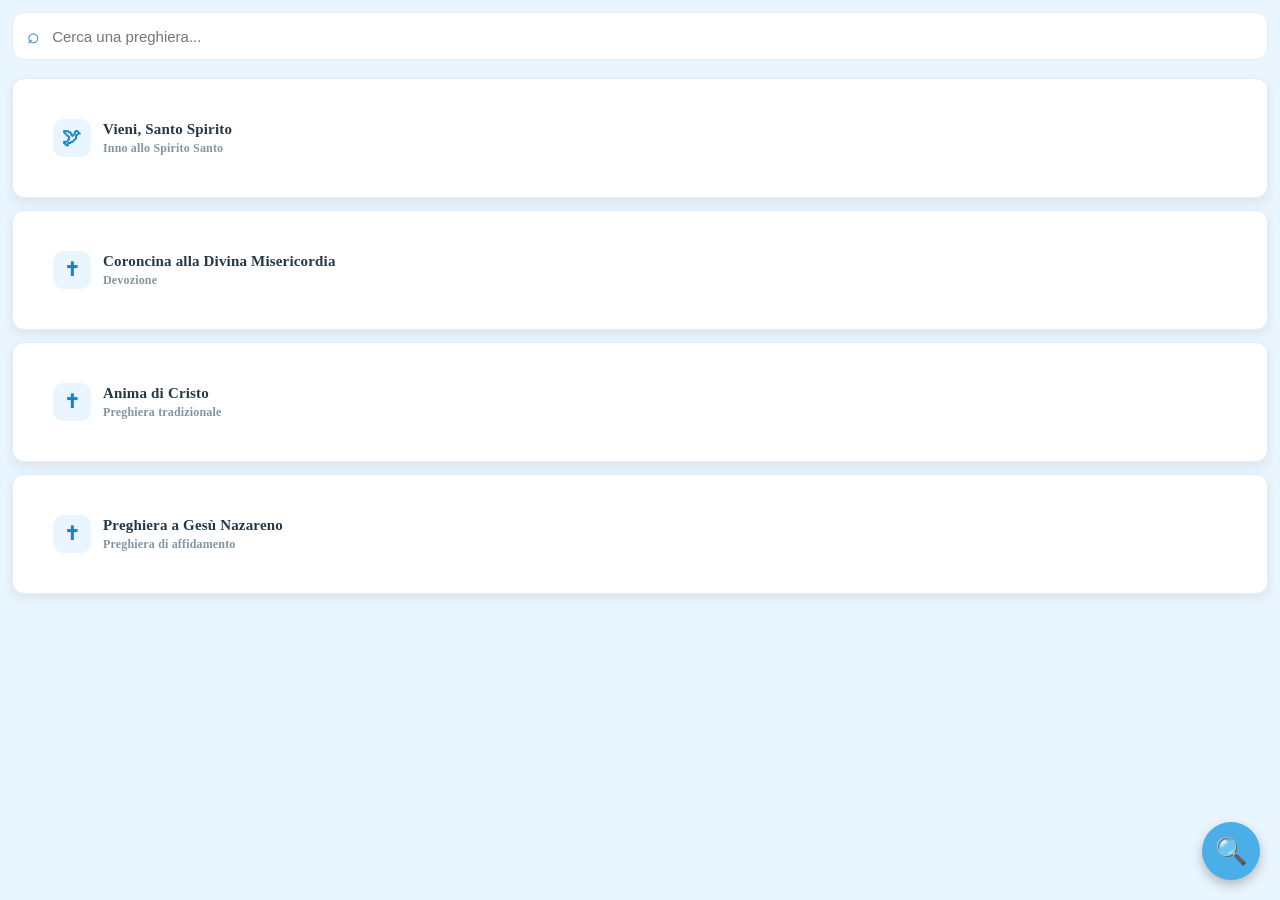
<file: devotions.html>
<!DOCTYPE html>
<html lang="it">
<head>
    <meta charset="UTF-8">
    <meta name="viewport" content="width=device-width, initial-scale=1.0">
    <title>Devozioni</title>

    <link rel="stylesheet" href="css/style.css">
    <link rel="manifest" href="manifest.webmanifest">

    <style>
        /* =========================================
           DEVOTION PAGE WRAPPER
        ========================================= */

        .devotion-page {
            display: block !important;
            width: 100% !important;
            max-width: none !important;
            margin: 0 !important;
            padding: 0 !important;
            box-sizing: border-box !important;
        }

        .devotion-page > .prayer-search,
        .devotion-page > main {
            box-sizing: border-box !important;
        }

        .devotion-page > main {
            display: block !important;
            width: 100% !important;
            max-width: none !important;
            margin: 0 !important;
            padding: 0 !important;
        }

        /* =========================================
           SEARCH
        ========================================= */

        .devotion-page .prayer-search {
            display: flex;
            align-items: center;
            gap: 10px;
            margin: 12px 12px 18px;
            padding: 10px 14px;
            width: auto;
            background: #fff;
            border: 1px solid #e4edf3;
            border-radius: 12px;
            box-sizing: border-box;
        }

        .devotion-page .prayer-search-icon {
            color: #1683c6;
            font-size: 21px;
        }

        .devotion-page .prayer-search input {
            width: 100%;
            min-width: 0;
            border: none;
            outline: none;
            background: transparent;
            font-size: 15px;
            color: #333;
        }

        /* =========================================
           PRAYER CARDS
        ========================================= */

        .devotion-page .prayer-card {
            margin: 0 12px 12px;
            width: auto;
            background: #fff;
            border: 1px solid #e4edf3;
            border-radius: 12px;
            overflow: hidden;
            box-sizing: border-box;
        }

        .devotion-page .prayer-card > summary {
            display: flex;
            align-items: center;
            gap: 12px;
            padding: 14px;
            cursor: pointer;
            list-style: none;
        }

        .devotion-page .prayer-card > summary::-webkit-details-marker {
            display: none;
        }

        .devotion-page .prayer-icon {
            display: flex;
            align-items: center;
            justify-content: center;
            width: 38px;
            height: 38px;
            flex-shrink: 0;
            border-radius: 10px;
            background: #eaf6ff;
            color: #1683c6;
            font-size: 19px;
        }

        .devotion-page .prayer-info {
            display: flex;
            flex-direction: column;
            gap: 3px;
        }

        .devotion-page .prayer-title {
            color: #263746;
            font-size: 15px;
            font-weight: 600;
        }

        .devotion-page .prayer-subtitle {
            color: #8495a2;
            font-size: 12px;
        }

        .devotion-page .prayer-content {
            padding: 5px 12px 10px;
            border-top: 1px solid #edf3f7;
        }

        /* =========================================
           PRAYER TEXT
        ========================================= */

        .devotion-page .prayer {
            line-height: 1.35;
            text-align: left;
            padding: 0;
            margin: 0 0 12px;
        }

        .devotion-page .prayer:last-child {
            margin-bottom: 0;
        }

        /* Blue responses */
        .devotion-page .response {
            color: #1683c6;
            font-weight: 700;
            font-style: normal;
            text-align: left;
        }

        /* Coroncina expandable sections */
        .devotion-page .compactsummary {
            margin: 0 0 12px;
        }

        .devotion-page .compactsummary details {
            margin: 0;
            padding: 0;
            background: transparent;
            border-bottom: 1px solid #edf1f4;
        }

        .devotion-page .compactsummary details:last-child {
            border-bottom: none;
        }

        .devotion-page .compactsummary summary {
            display: block;
            padding: 11px 2px;
            color: #263746;
            font-size: 14px;
            font-weight: 600;
            cursor: pointer;
            list-style: none;
        }

        .devotion-page .compactsummary summary::-webkit-details-marker {
            display: none;
        }

        .devotion-page .compactsummary summary::marker {
            content: "";
        }

        .devotion-page .compactsummary details[open] > summary {
            color: #1683c6;
        }

        .devotion-page .compactsummary .prayer {
            padding: 0 2px 10px;
            margin: 0;
            text-align: justify;
        }

        /* Centered prayers */
        .devotion-page .centered-prayer .prayer {
            text-align: center;
        }

        /* Justified prayers */
        .devotion-page .justified-prayer .prayer {
            text-align: justify;
        }

        /* =========================================
           DIVINE MERCY RUBRICS
        ========================================= */

        .devotion-page .mercy-rubric {
            color: #b83232;
            font-size: 13px;
            font-style: italic;
            font-weight: 600;
            line-height: 1.35;
            margin: 14px 0 8px;
        }

        /* Preghiamo */
        .devotion-page .mercy-heading {
            color: #263746;
            font-size: inherit;
            font-style: normal;
            font-weight: 700;
            line-height: 1;
            margin: 16px 0 8px;
        }

        /* Opening invocation: blue, bold and justified */
        .devotion-page .mercy-opening {
    color: #1683c6;
    font-weight: 700;
    font-style: normal;
    text-align: justify;
    line-height: 1.35;
    margin: 0 0 16px;
    padding: 0;
}

        /* Final invocations: blue and bold */
        .devotion-page .mercy-invocation {
            color: #1683c6;
            font-weight: 700;
            font-style: normal;
            margin: 16px 0;
        }

        .devotion-page .mercy-attribution {
            display: block;
            text-align: right;
            color: #8495a2;
            font-size: 13px;
            font-style: italic;
            margin-top: 8px;
        }

        /* =========================================
           DIVINE MERCY CONTINUOUS SEQUENCE
        ========================================= */

        .devotion-page .mercy-sequence {
            display: block;
            margin: 0;
            padding: 0;
        }

        .devotion-page .mercy-sequence p {
            margin: 0;
            padding: 0;
        }

        .devotion-page .mercy-sequence .mercy-rubric {
            color: #b83232;
            font-size: 13px;
            font-style: italic;
            font-weight: 600;
            line-height: 1.35;
        }

        .devotion-page .mercy-sequence .prayer {
            text-align: justify;
            line-height: 1.35;
        }

        /* Blue responses: no italics or justification */
        .devotion-page .mercy-sequence .response {
            color: #1683c6;
            font-weight: 700;
            font-style: normal;
            text-align: left;
            line-height: 1.35;
        }

        /* Deliberate space before the next section */
        .devotion-page .mercy-sequence .space-before {
            margin-top: 14px;
        }

        /* =========================================
           SEARCH EMPTY STATE
        ========================================= */

        .devotion-page .no-results {
            display: none;
            text-align: center;
            color: #8495a2;
            padding: 20px;
            font-size: 14px;
        }
    </style>
</head>

<body data-zoom="true">

<div class="devotion-page">

    <div class="prayer-search">
        <span class="prayer-search-icon">⌕</span>
        <input
            type="search"
            id="prayerSearch"
            placeholder="Cerca una preghiera..."
            autocomplete="off">
    </div>

    <main>

        <!-- VIENI, SANTO SPIRITO -->
        <details class="prayer-card">
            <summary>
                <span class="prayer-icon">🕊</span>
                <span class="prayer-info">
                    <span class="prayer-title">Vieni, Santo Spirito</span>
                    <span class="prayer-subtitle">Inno allo Spirito Santo</span>
                </span>
            </summary>

            <div class="prayer-content centered-prayer">
                <p class="prayer">
                    Vieni, Santo Spirito<br>
                    manda a noi dal cielo<br>
                    un raggio della tua luce.
                </p>

                <p class="prayer">
                    Vieni, padre dei poveri<br>
                    vieni, datore dei doni<br>
                    vieni, luce dei cuori.
                </p>

                <p class="prayer">
                    Consolatore perfetto<br>
                    ospite dolce dell'anima<br>
                    dolcissimo sollievo.
                </p>

                <p class="prayer">
                    Nella fatica, riposo<br>
                    nella calura, riparo<br>
                    nel pianto, conforto.
                </p>

                <p class="prayer">
                    O luce beatissima<br>
                    invadi nell'intimo<br>
                    il cuore dei tuoi fedeli.
                </p>

                <p class="prayer">
                    Senza la tua forza<br>
                    nulla è nell'uomo<br>
                    nulla senza colpa.
                </p>

                <p class="prayer">
                    Lava ciò che è sordido<br>
                    bagna ciò che è arido<br>
                    sana ciò che sanguina.
                </p>

                <p class="prayer">
                    Piega ciò che è rigido<br>
                    scalda ciò che è gelido<br>
                    raddrizza ciò ch'è sviato.
                </p>

                <p class="prayer">
                    Dona ai tuoi fedeli<br>
                    che solo in te confidano<br>
                    i tuoi santi doni.
                </p>

                <p class="prayer">
                    Dona virtù e premio<br>
                    dona morte santa<br>
                    dona gioia eterna. Amen.
                </p>
            </div>
        </details>


        <!-- CORONCINA ALLA DIVINA MISERICORDIA -->
        <details class="prayer-card">
            <summary>
                <span class="prayer-icon">✝</span>
                <span class="prayer-info">
                    <span class="prayer-title">Coroncina alla Divina Misericordia</span>
                    <span class="prayer-subtitle">Devozione</span>
                </span>
            </summary>

            <div class="prayer-content justified-prayer">

                <!-- SEGNO DELLA CROCE E INVOCAZIONE INIZIALE -->
                <p class="prayer">
                    Nel nome del Padre, del Figlio e dello Spirito Santo. Amen.
                </p>

                <p class="mercy-opening">
                    Gesù, Tu sei appena morto e già una sorgente di vita è sgorgata
                    per le anime. O sorgente di vita, incomprensibile misericordia
                    di Dio, avvolgi il mondo intero e riversati su di noi.
                    O Sangue ed Acqua che scaturisci dal Cuore di Gesù,
                    come sorgente di misericordia per noi, confido in Te.
                </p>

                <!-- PADRE NOSTRO, AVE MARIA, CREDO -->
                <div class="compactsummary">

                    <details>
                        <summary>1. Padre Nostro</summary>
                        <p class="prayer">
                            Padre nostro, che sei nei cieli, sia santificato il tuo nome,
                            venga il tuo regno, sia fatta la tua volontà, come in cielo
                            così in terra.
                        </p>
                        <p class="prayer">
                            Dacci oggi il nostro pane quotidiano, e rimetti a noi i
                            nostri debiti come anche noi li rimettiamo ai nostri
                            debitori, e non abbandonarci alla tentazione, ma liberaci
                            dal male. Amen.
                        </p>
                    </details>

                    <details>
                        <summary>2. Ave Maria</summary>
                        <p class="prayer">
                            Ave, o Maria, piena di grazia, il Signore è con te.
                            Tu sei benedetta fra le donne e benedetto è il frutto
                            del tuo seno, Gesù.
                        </p>
                        <p class="prayer">
                            Santa Maria, Madre di Dio, prega per noi peccatori,
                            adesso e nell'ora della nostra morte. Amen.
                        </p>
                    </details>

                    <details>
                        <summary>3. Credo</summary>
                        <p class="prayer">
                            Io credo in Dio, Padre onnipotente, creatore del cielo
                            e della terra; e in Gesù Cristo, suo unico Figlio,
                            nostro Signore, il quale fu concepito di Spirito Santo,
                            nacque da Maria Vergine, patì sotto Ponzio Pilato,
                            fu crocifisso, morì e fu sepolto.
                        </p>
                        <p class="prayer">
                            Discese agli inferi; il terzo giorno risuscitò da morte;
                            salì al cielo, siede alla destra di Dio Padre onnipotente:
                            di là verrà a giudicare i vivi e i morti.
                        </p>
                        <p class="prayer">
                            Credo nello Spirito Santo, la santa Chiesa cattolica,
                            la comunione dei santi, la remissione dei peccati,
                            la risurrezione della carne, la vita eterna. Amen.
                        </p>
                    </details>

                </div>

                <!-- CONTINUOUS DIVINE MERCY SEQUENCE -->
                <div class="mercy-sequence">

                    <p class="mercy-rubric">
                        Sui grani del Padre Nostro:
                    </p>

                    <p class="prayer">
                        Eterno Padre, io ti offro il Corpo e il Sangue, l'Anima e la
                        Divinità del tuo dilettissimo Figlio e nostro Signore Gesù Cristo,
                        in espiazione dei nostri peccati e di quelli del mondo intero.
                    </p>

                    <p class="mercy-rubric space-before">
                        Sui grani dell'Ave Maria (10 volte):
                    </p>

                    <p class="prayer">
                        Per la sua dolorosa Passione,
                    </p>

                    <p class="response">
                        abbi misericordia di noi e del mondo intero.
                    </p>

                    <p class="mercy-rubric">
                        Ripetere per cinque decine.
                    </p>

                    <p class="mercy-rubric space-before">
                        Al termine delle cinque decine:
                    </p>

                    <p class="response">
                        Santo Dio, Santo Forte, Santo Immortale,
                        abbi pietà di noi e del mondo intero.
                    </p>

                    <p class="mercy-rubric">
                        (3 volte)
                    </p>

                </div>

                <!-- PREGHIERA FINALE -->
                <p class="mercy-heading"><strong>Preghiamo</strong></p>

                <p class="prayer">
                    Dio, Padre Misericordioso, che hai rivelato il Tuo amore nel
                    Figlio Tuo Gesù Cristo, e l'hai riversato su di noi nello
                    Spirito Santo Consolatore, Ti affidiamo oggi i destini del
                    mondo e di ogni uomo. Chinati su di noi peccatori, risana la
                    nostra debolezza, sconfiggi ogni male, fa' che tutti gli
                    abitanti della terra sperimentino la Tua Misericordia,
                    affinché in Te, Dio Uno e Trino, trovino sempre la fonte
                    della speranza. Eterno Padre, per la dolorosa Passione e la
                    Resurrezione del Tuo Figlio, abbi misericordia di noi e del
                    mondo intero. Amen.

                    <span class="mercy-attribution">— Giovanni Paolo II</span>
                </p>

                <!-- INVOCAZIONI FINALI -->
                <p class="mercy-invocation">
                    O Sangue e Acqua, che scaturisti dal Cuore di Gesù
                    come sorgente di misericordia per noi, confido in Te!
                    <br><br>
                    Gesù, confido in Te!
                </p>

            </div>
        </details>


        <!-- ANIMA DI CRISTO -->
        <details class="prayer-card">
            <summary>
                <span class="prayer-icon">✝</span>
                <span class="prayer-info">
                    <span class="prayer-title">Anima di Cristo</span>
                    <span class="prayer-subtitle">Preghiera tradizionale</span>
                </span>
            </summary>

            <div class="prayer-content centered-prayer">
                <p class="prayer">
                    Anima di Cristo, santificami.<br>
                    Corpo di Cristo, salvami.<br>
                    Sangue di Cristo, inebriami.<br>
                    Acqua del costato di Cristo, lavami.<br>
                    Passione di Cristo, confortami.<br>
                    O buon Gesù, esaudiscimi.<br>
                    Dentro le tue piaghe nascondimi.<br>
                    Non permettere che io mi separi da te.<br>
                    Dal nemico maligno difendimi.<br>
                    Nell'ora della morte chiamami.<br>
                    E fa' che io venga a te,<br>
                    per lodarti con i tuoi santi<br>
                    nei secoli dei secoli.<br>
                    Amen.
                </p>
            </div>
        </details>


        <!-- PREGHIERA A GESÙ NAZARENO -->
        <details class="prayer-card">
            <summary>
                <span class="prayer-icon">✝</span>
                <span class="prayer-info">
                    <span class="prayer-title">Preghiera a Gesù Nazareno</span>
                    <span class="prayer-subtitle">Preghiera di affidamento</span>
                </span>
            </summary>

            <div class="prayer-content justified-prayer">
                <p class="prayer">
                    O Gesù Nazareno, mio dolce Redentore, mi prostro davanti a Te
                    con il cuore colmo di pentimento e di fiducia. Guardo Te, che
                    porti il peso della Croce per amore mio, e ti affido la mia vita.
                </p>

                <p class="prayer">
                    Signore, Tu conosci le mie debolezze, le mie sofferenze e le
                    croci quotidiane che gravano sulle mie spalle. Ti prego, donami
                    la forza e la pazienza di portarle con fede, senza mai perdere
                    la speranza nel Tuo amore misericordioso.
                </p>

                <p class="prayer">
                    Gesù Nazareno, passa e guarisci le mie ferite. Allontana da me
                    ogni male, proteggi la mia famiglia e dona pace al mio cuore
                    inquieto.
                </p>

                <p class="prayer">
                    Insegnami l'umiltà e l'obbedienza alla volontà del Padre,
                    affinché io possa camminare sulle Tue orme ed essere un Tuo
                    fedele discepolo.
                </p>

                <p class="prayer">
                    Ascolta la mia umile preghiera (esprimere la grazia che si
                    desidera richiedere) e custodiscimi sempre sotto la Tua
                    santa protezione.
                </p>

                <p class="prayer">
                    Amen.
                </p>
            </div>
        </details>

        <p id="noResults" class="no-results">
            Nessuna preghiera trovata.
        </p>

    </main>

</div>

<script>
    (() => {
        const prayerSearch = document.getElementById("prayerSearch");
        const prayerCards = document.querySelectorAll(".prayer-card");
        const noResults = document.getElementById("noResults");

        prayerSearch.addEventListener("input", function () {
            const search = this.value.toLowerCase().trim();
            let visibleCount = 0;

            prayerCards.forEach(card => {
                const title = card.querySelector(".prayer-info")
                    .textContent.toLowerCase();

                const match = title.includes(search);

                card.hidden = !match;

                if (match) visibleCount++;
            });

            noResults.style.display =
                visibleCount === 0 ? "block" : "none";
        });
    })();
</script>

<script src="js/app.js"></script>

</body>
</html>
</file>
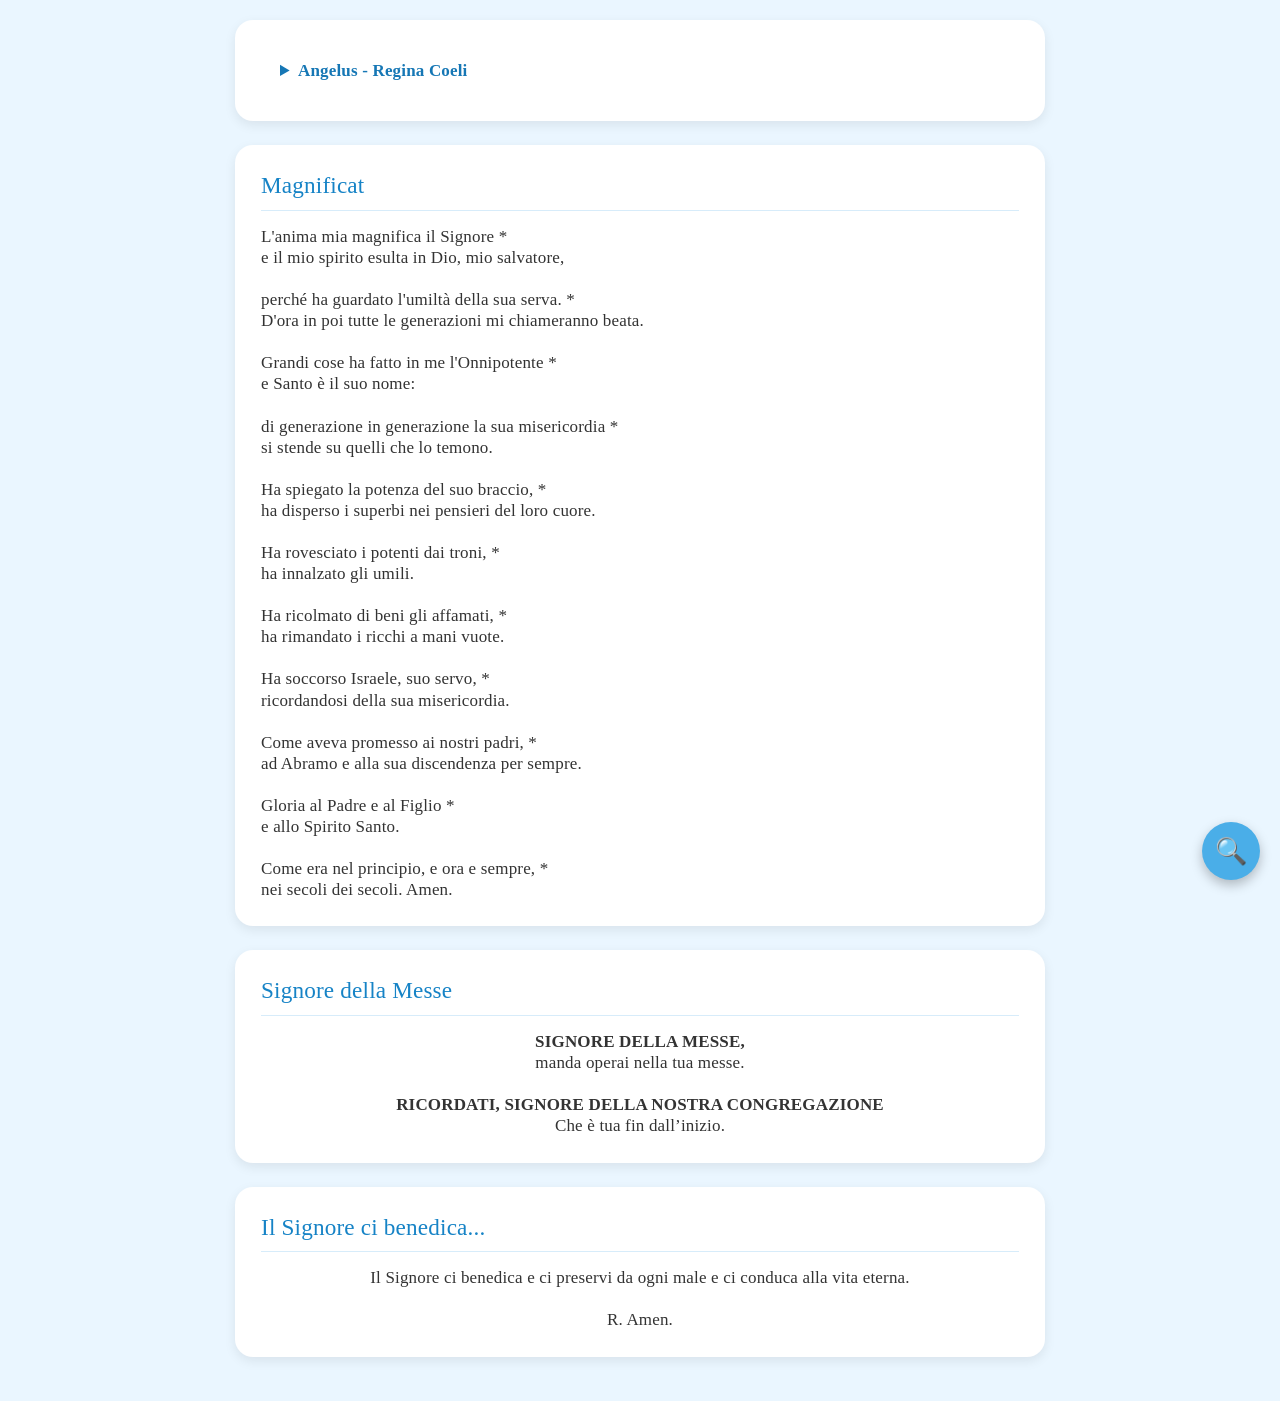
<file: evening-prayer.html>
<!DOCTYPE html>
<html lang="it">

<head>

    <meta charset="UTF-8">
    <meta name="viewport" content="width=device-width, initial-scale=1.0">

    <title>Preghiera della Sera</title>

    <link rel="stylesheet" href="css/style.css">
<link rel="manifest" href="manifest.webmanifest">

<meta name="theme-color" content="#4aaee8">

<meta name="apple-mobile-web-app-capable" content="yes">

<meta name="apple-mobile-web-app-status-bar-style" content="default">

<meta name="apple-mobile-web-app-title" content="Preghiera">
</head>

	
	
	
	
	

	
	
	
	
	
	
	
	
	


<body data-zoom="true">






<main>



<!-- ==========================================================
     1. ANGELUS / REGINA COELI
========================================================== -->
<section class="prayer-card">
<details><summary>Angelus - Regina Coeli</summary>






<div class="intentions-slider angelus-slider">


<!-- ==========================================================
     PAGINA 1 — ANGELUS
========================================================== -->

<div class="intention">
<br>






    <h3 class="slider-title">
        Angelus
    </h3>



    <p>
        L'angelo del Signore portò l'annuncio a Maria.
    </p>


    <p class="response">
        R. Ed ella concepì per opera dello Spirito Santo.<br>
    </p><br>




    <p class="prayer">

        
        Ave, o Maria, piena di grazia,
        il Signore è con te.
        Tu sei benedetta fra le donne
        e benedetto è il frutto del tuo seno, Gesù.<br>
        <br>
        Santa Maria, Madre di Dio,
        prega per noi peccatori,
        adesso e nell'ora della nostra morte.
        Amen.

    </p><br>




    <p>
        Eccomi, sono la serva del Signore.
    </p>


    <p class="response">
        R. Si compia in me la tua parola.
    </p>




    <p class="prayer">
        Ave, o Maria...
    </p><br>




    <p>
        E il Verbo si fece carne.
    </p>


    <p class="response">
        R. E venne ad abitare in mezzo a noi.
    </p>




    <p class="prayer">
        Ave, o Maria...
    </p><br>




    <p>
        Prega per noi, santa Madre di Dio.
    </p>


    <p class="response">
        R. Perché siamo resi degni delle promesse di Cristo.
    </p><br>




    <h3>
        Preghiamo
    </h3>



    
		<p class="justify">
        Infondi nel nostro spirito la tua grazia, o Padre;
        tu, che nell'annuncio dell'angelo ci hai rivelato
        l'incarnazione di Cristo tuo Figlio,
        per la sua passione e la sua croce
        guidaci alla gloria della risurrezione.
        Per Cristo nostro Signore.
        Amen.</p>

        <br><br>
<p class="prayer">
        <strong>
            Gloria al Padre e al Figlio e allo Spirito Santo
        </strong><br>

        come era nel principio e ora e sempre
        nei secoli dei secoli. Amen (3x)

        <br><br>

        <strong>L'eterno riposo</strong>
        dona loro O Signore e splenda ad essi la luce perpetua,
        riposino in pace. Amen.

    </p>


</div>



<!-- ==========================================================
     PAGINA 2 — REGINA COELI
========================================================== -->

<div class="intention">


<br>






    <h3 class="slider-title">
        Regina Coeli
    </h3>



    <!-- ======================================================
         LANGUAGE MENU
    ======================================================= -->

    <div class="language-menu">

        <button
            class="active"
            onclick="showPrayer('regina-italiano', this)"
        >
            Italiano
        </button>

        <button
            onclick="showPrayer('regina-latino', this)"
        >
            Latino
        </button>

    </div>


<br>

    <!-- ======================================================
         ITALIANO
    ======================================================= -->

    <div
        id="regina-italiano"
        class="prayer-language"
    >


        <p>

            <strong>
                Regina dei cieli, rallegrati, alleluia.
            </strong><br>

            Cristo, che hai portato nel grembo, alleluia,<br>

            è risorto, come aveva promesso, alleluia.<br>

            Prega il Signore per noi, alleluia.

            <br><br>

            <strong>
                Gioisci e rallegrati, Vergine Maria, alleluia.
            </strong><br>

            Perché il Signore è veramente risorto, alleluia.

        </p>


<br>

        <h3>
            Preghiamo
        </h3>



        
<p class="justify">
            O Dio, che nella gloriosa risurrezione del tuo Figlio
            hai ridato la gioia al mondo intero,
            per intercessione della Vergine Maria
            concedi a noi di godere la gioia della vita eterna.
            Per Cristo nostro Signore. Amen.
</p>
            <br><br>
<p class="prayer">
            <strong>
                Gloria al Padre e al Figlio e allo Spirito Santo
            </strong><br>

            come era nel principio e ora e sempre
            nei secoli dei secoli. Amen (3x)

            <br><br>

            <strong>L'eterno riposo</strong>
            dona loro O Signore e splenda ad essi la luce perpetua,
            riposino in pace. Amen.

        </p>


    </div>



    <!-- ======================================================
         LATINO
    ======================================================= -->

    <div
        id="regina-latino"
        class="prayer-language"
        style="display:none;"
    >


        <p>

            <strong>
                Regína caeli laetáre,
            </strong> allelúia.<br>

            Quia quem merúisti portáre, allelúia.<br>

            Resurréxit, sicut dixit, allelúia.<br>

            Ora pro nobis Deum, allelúia.

            <br><br>

            <strong>
                Gaude et laetáre, Virgo María, allelúia.
            </strong><br>

            Quia surréxit Dominus vere, allelúia.

        </p>


<br>

        <h3>
            Oremus
        </h3>



        
<p class="justify">
            Deus, qui per resurrectiónem Filii tui
            Dómini nostri Iesu Christi
            mundum laetificáre dignátus es,
            praesta, quǽsumus, ut per eius Genetrícem
            Virginem Maríam
            perpétuae capiámus gáudia vitae.
            Per Christum Dóminum nostrum. Amen.
</p>
            <br><br>
<p class="prayer">
            <strong>
                Gloria Patri, et Filio, et Spiritui Sancto.
            </strong><br>

            Sicut erat in principio, et nunc, et semper,
            et in saecula saeculorum. Amen. (3x)

            <br><br>

            <strong>
                Réquiem ætérnam
            </strong>
            dona eis, Dómine,
            et lux perpétua lúceat eis.<br>

            Requiéscant in pace. Amen.

        </p>


    </div>


</div>


</div>



<!-- ==========================================================
     SLIDER DOTS
========================================================== -->

<div class="angelus-progress">
    <span class="active"></span>
    <span></span>
</div>




</details>
</section>








<!-- =========================
     2. MAGNIFICAT
========================= -->


<section class="prayer-card">


<h2>Magnificat</h2>


<p class="left">

L'anima mia magnifica il Signore *<br>
e il mio spirito esulta in Dio, mio salvatore,<br>
<br>
perché ha guardato l'umiltà della sua serva. *<br>
D'ora in poi tutte le generazioni mi chiameranno beata.<br>
<br>
Grandi cose ha fatto in me l'Onnipotente *<br>
e Santo è il suo nome:<br>
<br>
di generazione in generazione la sua misericordia *<br>
si stende su quelli che lo temono.<br>
<br>
Ha spiegato la potenza del suo braccio, *<br>
ha disperso i superbi nei pensieri del loro cuore.<br>
<br>
Ha rovesciato i potenti dai troni, *<br>
ha innalzato gli umili.<br>
<br>
Ha ricolmato di beni gli affamati, *<br>
ha rimandato i ricchi a mani vuote.<br>
<br>
Ha soccorso Israele, suo servo, *<br>
ricordandosi della sua misericordia.<br>
<br>
Come aveva promesso ai nostri padri, *<br>
ad Abramo e alla sua discendenza per sempre.<br>
<br>
Gloria al Padre e al Figlio *<br>
e allo Spirito Santo.<br>
<br>
Come era nel principio, e ora e sempre, *<br>
nei secoli dei secoli. Amen.

</p>



</section>








<!-- =========================
     3. SIGNORE DELLA MESSE
========================= -->


<section class="prayer-card">


<h2>Signore della Messe</h2>


<p class="prayer">

<strong>SIGNORE DELLA MESSE,</strong><br>
manda operai nella tua messe.<br>
<br>
<strong>RICORDATI, SIGNORE DELLA NOSTRA
CONGREGAZIONE</strong><br>
Che è tua fin dall’inizio.
	
	
</p>


</section>








<!-- =========================
     4. BENEDIZIONE
========================= -->


<section class="prayer-card">


<h2>Il Signore ci benedica...</h2>


<p class="prayer">

Il Signore ci benedica e ci preservi da ogni male
e ci conduca alla vita eterna.<br>
<br>

R. Amen.

</p>


</section>





</main>

	
		<! -- THIS IS THE FLOATING ZOOM --> 
	<script src="js/app.js"></script>
	<! -- FLOATING ZOOM END --> 
	
	
	

</body>

</html>
</file>
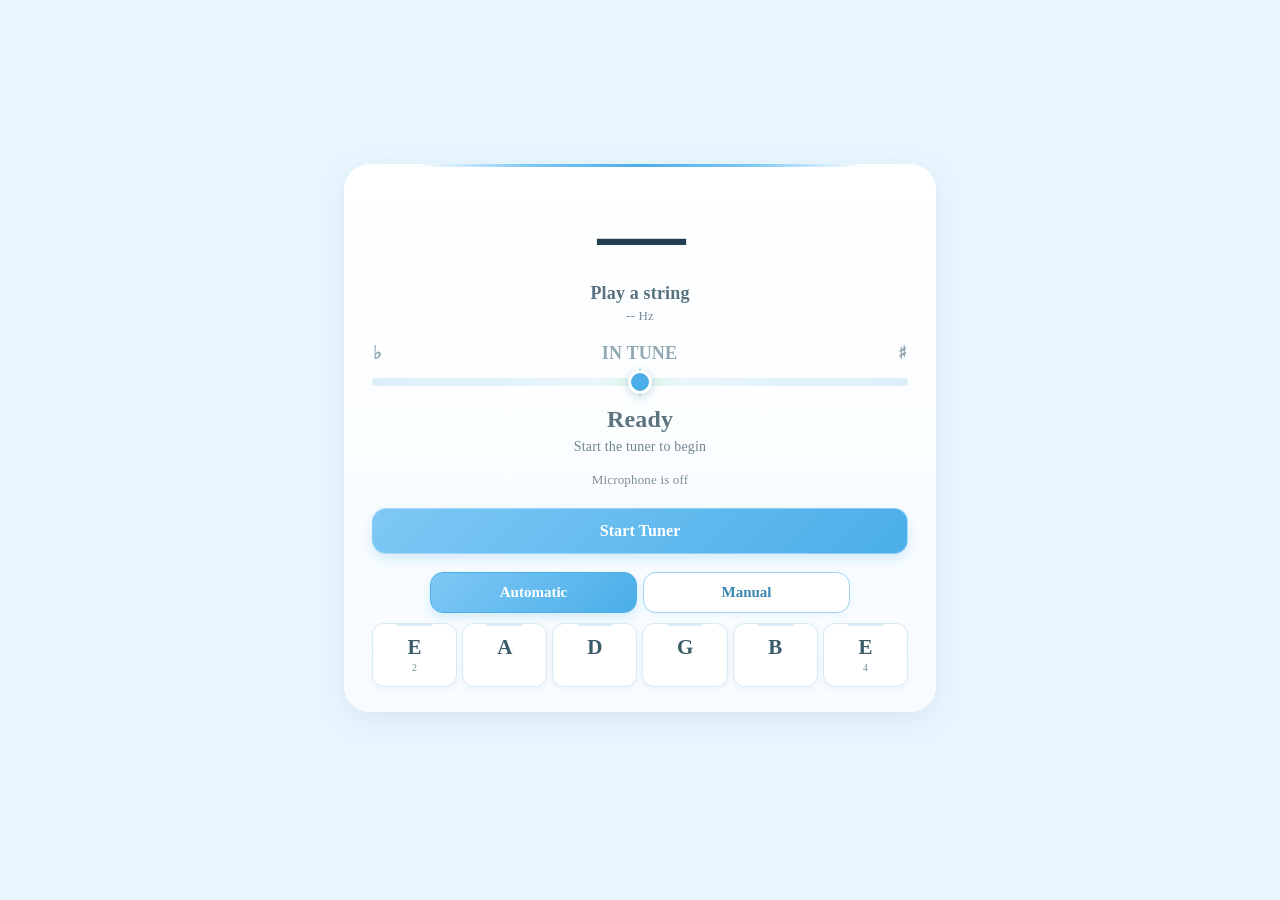
<file: guitar-tuner.html>
<!doctype html>
<html lang="en">
<head>
  <meta charset="utf-8">
  <meta name="viewport" content="width=device-width, initial-scale=1, viewport-fit=cover">
  <meta name="theme-color" content="#4AAEE8">
  <title>Guitar Tuner</title>
  <link rel="stylesheet" href="css/style.css">
  <link rel="stylesheet" href="css/guitar-tuner.css">
</head>
<body>
  <main class="tuner-page">
    <section class="tuner-card" aria-label="Guitar tuner">
      <div class="note-display" aria-live="polite">
        <div id="detected-note" class="detected-note">—</div>
        <div id="detected-octave" class="detected-octave">Play a string</div>
        <div id="detected-frequency" class="detected-frequency">-- Hz</div>
      </div>

      <div class="tuning-meter" aria-label="Tuning accuracy">
        <div class="meter-labels"><span>♭</span><span>IN TUNE</span><span>♯</span></div>
        <div class="meter-track">
          <div class="meter-center"></div>
          <div id="meter-indicator" class="meter-indicator"></div>
        </div>
      </div>

      <div id="tuning-status" class="tuning-status">Ready</div>
      <div id="cents-display" class="cents-display">Start the tuner to begin</div>
      <div id="microphone-status" class="microphone-status" role="status" aria-live="polite">Microphone is off</div>
      <button id="start-button" class="start-button" type="button">Start Tuner</button>

      <section class="strings-section" aria-label="Guitar strings">
        <div id="tuning-mode-controls" class="tuning-mode-buttons" aria-label="Tuning mode"></div>
        <div class="strings-grid">
          <button class="string-button" type="button" data-note="E2" data-frequency="82.41" aria-label="Select low E, E2"><span class="string-note">E</span><span class="string-octave">2</span></button>
          <button class="string-button" type="button" data-note="A2" data-frequency="110.00" aria-label="Select A, A2"><span class="string-note">A</span><span class="string-octave">2</span></button>
          <button class="string-button" type="button" data-note="D3" data-frequency="146.83" aria-label="Select D, D3"><span class="string-note">D</span><span class="string-octave">3</span></button>
          <button class="string-button" type="button" data-note="G3" data-frequency="196.00" aria-label="Select G, G3"><span class="string-note">G</span><span class="string-octave">3</span></button>
          <button class="string-button" type="button" data-note="B3" data-frequency="246.94" aria-label="Select B, B3"><span class="string-note">B</span><span class="string-octave">3</span></button>
          <button class="string-button" type="button" data-note="E4" data-frequency="329.63" aria-label="Select high E, E4"><span class="string-note">E</span><span class="string-octave">4</span></button>
        </div>
      </section>
    </section>
  </main>
  <script src="js/guitar-tuner.js" defer></script>
</body>
</html>
</file>
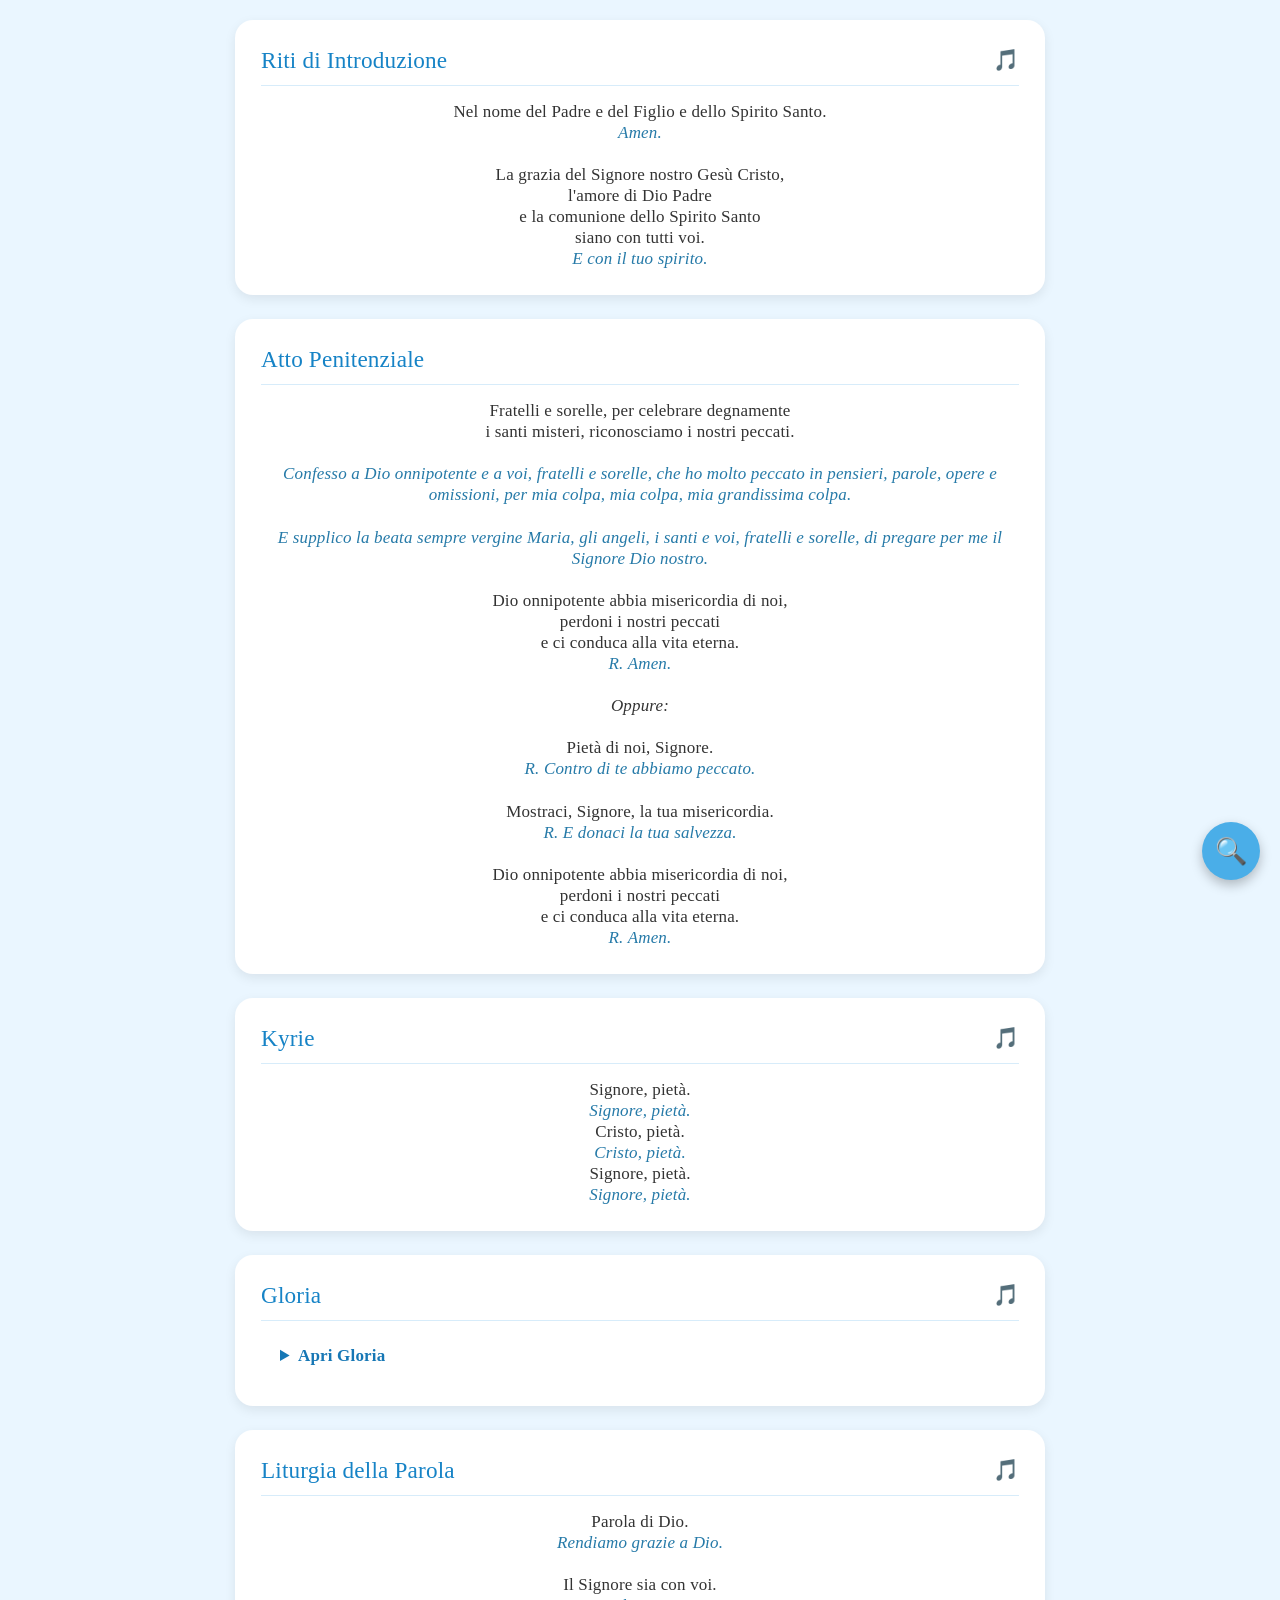
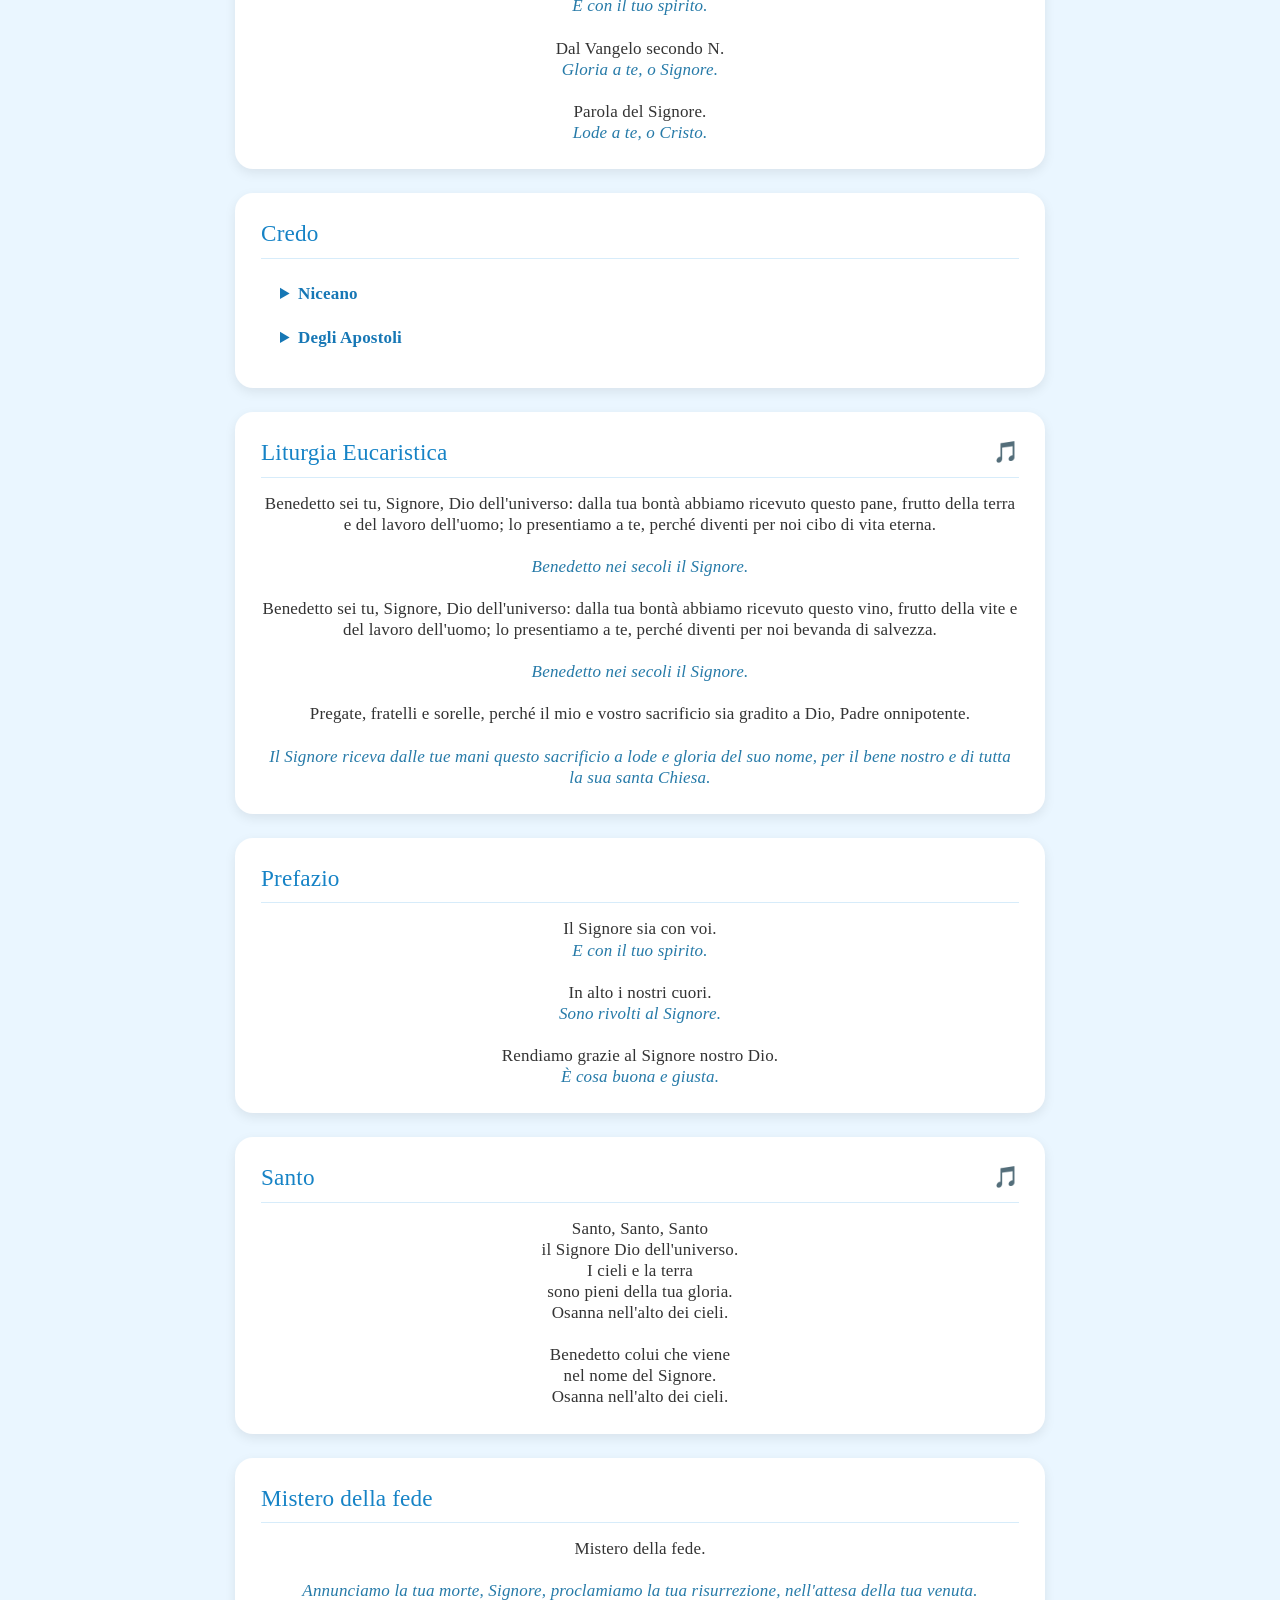
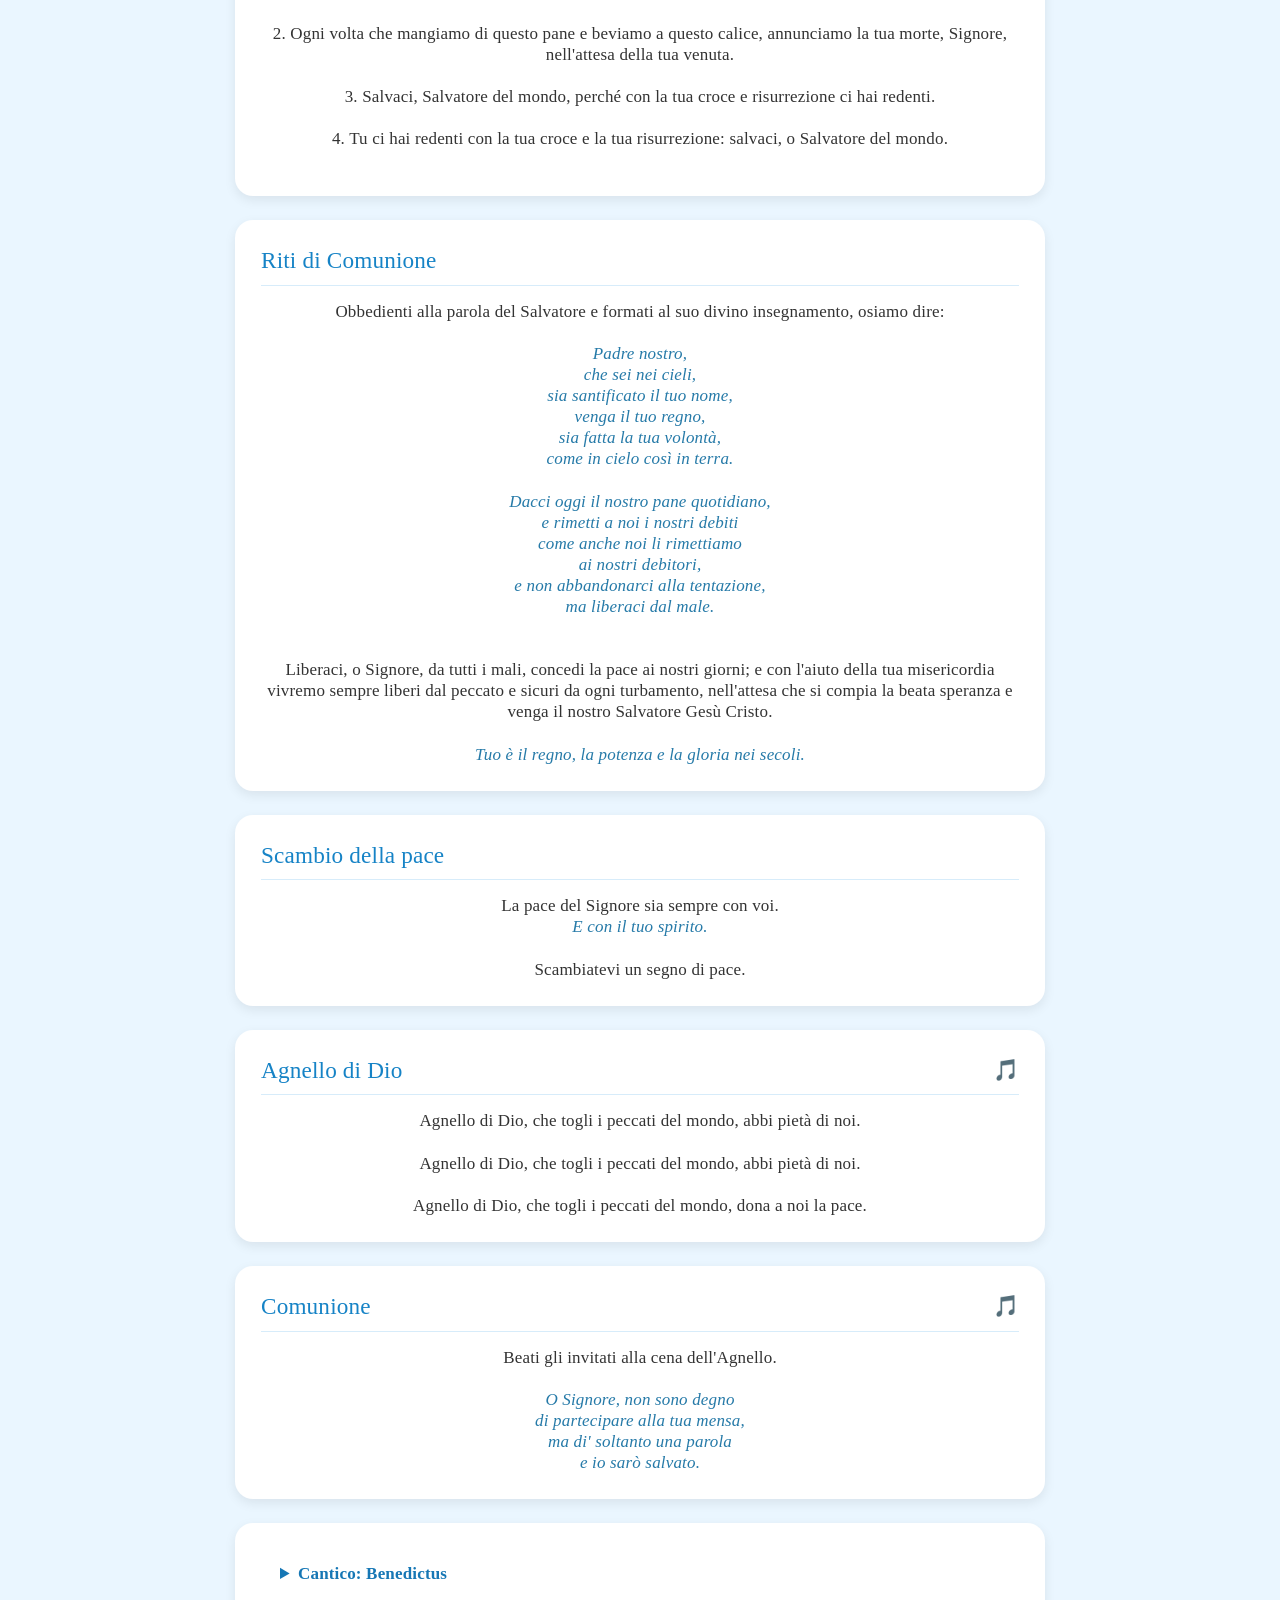
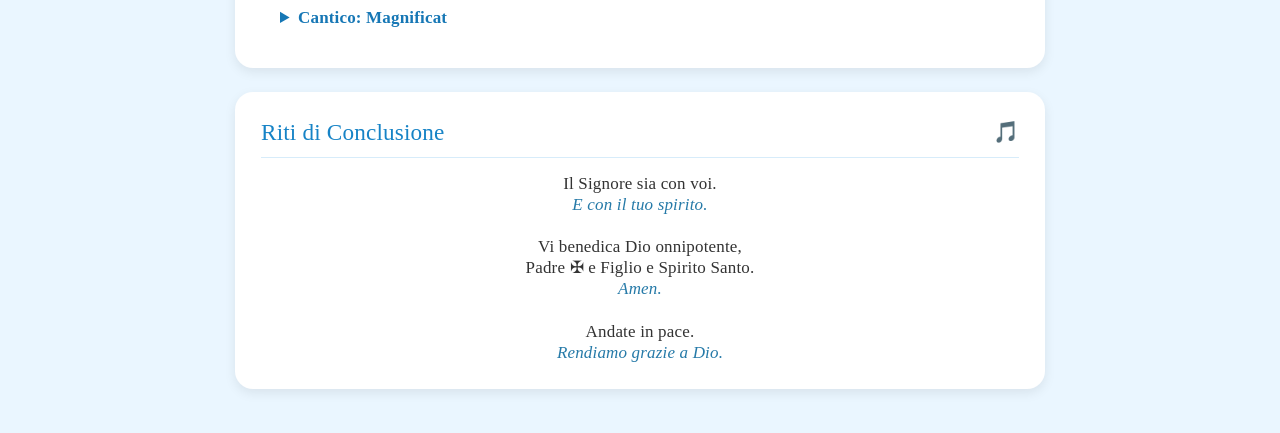
<file: mass-guide.html>
<!DOCTYPE html>
<html lang="it">

<head>

<meta charset="UTF-8">
<meta name="viewport" content="width=device-width, initial-scale=1.0">

<title>Guida alla Santa Messa</title>

<link rel="stylesheet" href="css/style.css">
<link rel="stylesheet" href="css/overlay.css">
<link rel="manifest" href="manifest.webmanifest">

<meta name="theme-color" content="#4aaee8">

<meta name="apple-mobile-web-app-capable" content="yes">

<meta name="apple-mobile-web-app-status-bar-style" content="default">

<meta name="apple-mobile-web-app-title" content="Preghiera">

</head>


<body data-zoom="true">





<main>


<section class="prayer-card">

<h2>
    <span>Riti di Introduzione</span>
    <button
        class="song-button"
        data-song-category="Ingresso, Spirito Santo, Mariano, Avvento e Natale, Quaresima, Pasqua"
        aria-label="Apri i canti di Ingresso">
        🎵
    </button>
</h2>

<div class="prayer">

Nel nome del Padre e del Figlio e dello Spirito Santo.<br>

<p class="response">
Amen.
</p><br>


La grazia del Signore nostro Gesù Cristo,<br>
l'amore di Dio Padre<br>
e la comunione dello Spirito Santo<br>
siano con tutti voi.<br>

<p class="response">
E con il tuo spirito.
</p>

</div>

</section>




<section class="prayer-card">

<h2>Atto Penitenziale</h2>

<div class="prayer">

Fratelli e sorelle, per celebrare degnamente<br>
i santi misteri, riconosciamo i nostri peccati.
<br><br>


<p class="response">
Confesso a Dio onnipotente
e a voi, fratelli e sorelle,
che ho molto peccato
in pensieri, parole, opere e omissioni,
per mia colpa, mia colpa,
mia grandissima colpa.<br><br>

E supplico la beata sempre vergine Maria,
gli angeli, i santi
e voi, fratelli e sorelle,
di pregare per me il Signore Dio nostro.
</p>
<br>

Dio onnipotente abbia misericordia di noi,<br>
perdoni i nostri peccati<br>
e ci conduca alla vita eterna.

<p class="response">
R. Amen.
</p>

<br>
<em>Oppure:</em>


<br><br>

Pietà di noi, Signore.

<p class="response">
R. Contro di te abbiamo peccato.
</p><br>



Mostraci, Signore, la tua misericordia.

<p class="response">
R. E donaci la tua salvezza.
</p><br>



Dio onnipotente abbia misericordia di noi,<br>
perdoni i nostri peccati<br>
e ci conduca alla vita eterna.

<p class="response">
R. Amen.
</p>

</div>

</section>





<section class="prayer-card">

<h2>
    <span>Kyrie</span>
    <button
        class="song-button"
        data-song-category="Ordinario"
        data-song-section="Kyrie"
        aria-label="Apri i canti del Kyrie">
        🎵
    </button>
</h2>

<div class="prayer">

Signore, pietà.

<p class="response">
Signore, pietà.
</p>


Cristo, pietà.

<p class="response">
Cristo, pietà.
</p>


Signore, pietà.

<p class="response">
Signore, pietà.
</p>

</div>

</section>





<section class="prayer-card">

<h2>
    <span>Gloria</span>
    <button
        class="song-button"
        data-song-category="Ordinario"
        data-song-section="Gloria"
        aria-label="Apri i canti del Gloria">
        🎵
    </button>
</h2>

<details>

<summary>Apri Gloria</summary>

<p class="prayer">

Gloria a Dio nell'alto dei cieli<br>
e pace in terra agli uomini amati dal Signore.

<br><br>

Noi ti lodiamo,<br>
ti benediciamo,<br>
ti adoriamo,<br>
ti glorifichiamo,<br>
ti rendiamo grazie per la tua gloria immensa.

<br><br>

Signore Dio,<br>
Re del cielo,<br>
Dio Padre onnipotente.

<br><br>

Signore Figlio unigenito Gesù Cristo,<br>
Signore Dio,<br>
Agnello di Dio,<br>
Figlio del Padre.

<br><br>

Tu che togli i peccati del mondo,<br>
abbi pietà di noi.<br>


Tu che togli i peccati del mondo,<br>
accogli la nostra supplica.<br>


Tu che siedi alla destra del Padre,<br>
abbi pietà di noi.<br>



Perché tu solo il Santo,<br>
tu solo il Signore,<br>
tu solo l'Altissimo, Gesù Cristo.

<br><br>

Con lo Spirito Santo,<br>
nella gloria di Dio Padre.<br>

Amen.


</p>

</details>

</section>





<section class="prayer-card">
<h2>
    <span>Liturgia della Parola</span>
    <button
        class="song-button"
        data-song-category="Ordinario"
        data-song-section="Alleluia"
        aria-label="Apri i canti dell'Alleluia">
        🎵
    </button>
</h2>

<div class="prayer">

Parola di Dio.

<p class="response">
Rendiamo grazie a Dio.
</p><br>



Il Signore sia con voi.

<p class="response">
E con il tuo spirito.
</p><br>



Dal Vangelo secondo N.

<p class="response">
Gloria a te, o Signore.
</p><br>



Parola del Signore.

<p class="response">
Lode a te, o Cristo.
</p>

</div>

</section>





<section class="prayer-card">

<h2>Credo</h2>

<details>

<summary>Niceano</summary>

<p class="prayer">

Credo in un solo Dio,<br>
Padre onnipotente,<br>
creatore del cielo e della terra,<br>
di tutte le cose visibili e invisibili.

<br><br>

Credo in un solo Signore, Gesù Cristo,<br>
unigenito Figlio di Dio,<br>
nato dal Padre prima di tutti i secoli:<br>
Dio da Dio, Luce da Luce,<br>
Dio vero da Dio vero,<br>
generato, non creato,<br>
della stessa sostanza del Padre;<br>
per mezzo di lui tutte le cose sono state create.

<br><br>

Per noi uomini e per la nostra salvezza<br>
discese dal cielo,<br>
e per opera dello Spirito Santo<br>
si è incarnato nel seno della Vergine Maria<br>
e si è fatto uomo.

<br><br>

Fu crocifisso per noi sotto Ponzio Pilato,<br>
morì e fu sepolto.

<br><br>

Il terzo giorno è risuscitato,<br>
secondo le Scritture,<br>
è salito al cielo,<br>
siede alla destra del Padre.

<br><br>

E di nuovo verrà nella gloria<br>
per giudicare i vivi e i morti,<br>
e il suo regno non avrà fine.

<br><br>

Credo nello Spirito Santo,<br>
che è Signore e dà la vita,<br>
e procede dal Padre e dal Figlio.

<br><br>

Con il Padre e il Figlio<br>
è adorato e glorificato,<br>
e ha parlato per mezzo dei profeti.

<br><br>

Credo la Chiesa,<br>
una santa cattolica e apostolica.

<br><br>

Professo un solo Battesimo<br>
per il perdono dei peccati.

<br><br>

Aspetto la risurrezione dei morti<br>
e la vita del mondo che verrà.<br>
Amen.

</p>

</details>


<details>

<summary>Degli Apostoli</summary>

<p class="prayer">

Io credo in Dio Padre onnipotente,<br>
Creatore del cielo e della terra;

<br><br>

e in Gesù Cristo, suo unico Figlio, nostro Signore, il quale fu concepito di Spirito Santo, nacque da Maria Vergine, patì sotto Ponzio Pilato, fu crocifisso, morì e fu sepolto; discese agli inferi; il terzo giorno risuscitò da morte; salì al cielo, siede alla destra di Dio Padre onnipotente: di là verrà a giudicare i vivi e i morti.

<br><br>

Credo nello Spirito Santo, la santa Chiesa cattolica, la comunione dei santi, la remissione dei peccati, la risurrezione della carne, la vita eterna.
Amen.
</p>



</details>

</section>





<section class="prayer-card">

<h2>
    <span>Liturgia Eucaristica</span>
    <button
        class="song-button"
        data-song-category="Offertorio"
        aria-label="Apri i canti di Offertorio">
        🎵
    </button>
</h2>

<div class="prayer">

Benedetto sei tu, Signore, Dio dell'universo:
dalla tua bontà abbiamo ricevuto questo pane,
frutto della terra e del lavoro dell'uomo;
lo presentiamo a te, perché diventi per noi cibo di vita eterna.<br><br>



<p class="response">
Benedetto nei secoli il Signore.
</p><br>



Benedetto sei tu, Signore, Dio dell'universo:
dalla tua bontà abbiamo ricevuto questo vino,
frutto della vite e del lavoro dell'uomo;
lo presentiamo a te, perché diventi per noi bevanda di salvezza.<br><br>



<p class="response">
Benedetto nei secoli il Signore.
</p><br>



Pregate, fratelli e sorelle,
perché il mio e vostro sacrificio
sia gradito a Dio, Padre onnipotente.<br><br>



<p class="response">
Il Signore riceva dalle tue mani
questo sacrificio a lode e gloria del suo nome,
per il bene nostro e di tutta la sua santa Chiesa.
</p>

</div>

</section>





<section class="prayer-card">

<h2>Prefazio</h2>

<div class="prayer">

Il Signore sia con voi.

<p class="response">
E con il tuo spirito.
</p><br>



In alto i nostri cuori.

<p class="response">
Sono rivolti al Signore.
</p><br>



Rendiamo grazie al Signore nostro Dio.

<p class="response">
È cosa buona e giusta.
</p>

</div>

</section>





<section class="prayer-card">

<h2>
    <span>Santo</span>
    <button
        class="song-button"
        data-song-category="Ordinario"
        data-song-section="Santo"
        aria-label="Apri i canti del Santo">
        🎵
    </button>
</h2>

<p class="prayer">


Santo, Santo, Santo<br>
il Signore Dio dell'universo.<br>

I cieli e la terra<br>
sono pieni della tua gloria.<br>

Osanna nell'alto dei cieli.<br>

<br>

Benedetto colui che viene<br>
nel nome del Signore.<br>

Osanna nell'alto dei cieli.


</p>

</section>





<section class="prayer-card">

<h2>Mistero della fede</h2>

<div class="prayer">

Mistero della fede.
<br><br>

<p class="response">
Annunciamo la tua morte, Signore,
proclamiamo la tua risurrezione,
nell'attesa della tua venuta.
</p><br>




<p class="prayer">
2. Ogni volta che mangiamo di questo pane
e beviamo a questo calice,
annunciamo la tua morte, Signore,
nell'attesa della tua venuta.<br>
<br>





3. Salvaci, Salvatore del mondo,
perché con la tua croce e risurrezione
ci hai redenti.<br>
<br>





4. Tu ci hai redenti con la tua croce
e la tua risurrezione:
salvaci, o Salvatore del mondo.<br>
<br>


</p>
</div>

</section>





<section class="prayer-card">

<h2>Riti di Comunione</h2>

<div class="prayer">

Obbedienti alla parola del Salvatore
e formati al suo divino insegnamento,
osiamo dire:<br>
<br>


<p class="response">
Padre nostro,<br>
che sei nei cieli,<br>
sia santificato il tuo nome,<br>
venga il tuo regno,<br>
sia fatta la tua volontà,<br>
come in cielo così in terra.<br>

<br>

Dacci oggi il nostro pane quotidiano,<br>
e rimetti a noi i nostri debiti<br>
come anche noi li rimettiamo<br>
ai nostri debitori,<br>
e non abbandonarci alla tentazione,<br>
ma liberaci dal male.
</p><br>
<br>



Liberaci, o Signore, da tutti i mali,
concedi la pace ai nostri giorni;
e con l'aiuto della tua misericordia
vivremo sempre liberi dal peccato
e sicuri da ogni turbamento,
nell'attesa che si compia la beata speranza
e venga il nostro Salvatore Gesù Cristo.<br>
<br>


<p class="response">
Tuo è il regno,
la potenza e la gloria
nei secoli.
</p>

</div>

</section>





<section class="prayer-card">

<h2>Scambio della pace</h2>

<div class="prayer">

La pace del Signore sia sempre con voi.

<p class="response">
E con il tuo spirito.
</p><br>



Scambiatevi un segno di pace.

</div>

</section>





<section class="prayer-card">

<h2>
    <span>Agnello di Dio</span>
    <button
        class="song-button"
        data-song-category="Ordinario"
        data-song-section="Agnello di Dio"
        aria-label="Apri i canti dell'Agnello di Dio">
        🎵
    </button>
</h2>

<p class="prayer">

Agnello di Dio,
che togli i peccati del mondo,
abbi pietà di noi.<br><br>




Agnello di Dio,
che togli i peccati del mondo,
abbi pietà di noi.<br>
<br>




Agnello di Dio,
che togli i peccati del mondo,
dona a noi la pace.


</p>

</section>





<section class="prayer-card">

<h2>
    <span>Comunione</span>
    <button
        class="song-button"
        data-song-category="Comunione, Adorazione / Meditazione, Offertorio, Spirito Santo, Mariano, Avvento e Natale, Quaresima, Pasqua, Altre Lingue"
        aria-label="Apri i canti di Comunione">
        🎵
    </button>
    
    
    
    
</h2>

<div class="prayer">

Beati gli invitati alla cena dell'Agnello.<br>
<br>


<p class="response">
O Signore, non sono degno<br>
di partecipare alla tua mensa,<br>
ma di' soltanto una parola<br>
e io sarò salvato.
</p>

</div>

</section>





<section class="prayer-card">

<details>

<summary>Cantico: Benedictus</summary>

<p class="left">
<br>

Benedetto il Signore Dio d'Israele, *<br>
perché ha visitato e redento il suo popolo,

<br><br>

e ha suscitato per noi una salvezza potente *<br>
nella casa di Davide, suo servo,

<br><br>

come aveva promesso *<br>
per bocca dei suoi santi profeti d'un tempo:

<br><br>

salvezza dai nostri nemici, *<br>
e dalle mani di quanti ci odiano.

<br><br>

Così egli ha concesso misericordia ai nostri padri *<br>
e si è ricordato della sua santa alleanza,

<br><br>

del giuramento fatto ad Abramo, nostro padre, *<br>
di concederci, liberati dalle mani dei nemici,

<br><br>

di servirlo senza timore, in santità e giustizia *<br>
al suo cospetto, per tutti i nostri giorni.

<br><br>

E tu, bambino, sarai chiamato profeta dell'Altissimo *<br>
perché andrai innanzi al Signore a preparargli le strade,

<br><br>

per dare al suo popolo la conoscenza della salvezza *<br>
nella remissione dei suoi peccati,

<br><br>

grazie alla bontà misericordiosa del nostro Dio, *<br>
per cui verrà a visitarci dall'alto un sole che sorge,

<br><br>

per rischiarare quelli che stanno nelle tenebre *<br>
e nell'ombra della morte

<br><br>

e dirigere i nostri passi *<br>
sulla via della pace.

<br><br>

Gloria al Padre e al Figlio<br>
e allo Spirito Santo.

<br><br>

Come era nel principio, e ora e sempre,<br>
nei secoli dei secoli.
Amen.

</p>

</details>


<details>

<summary>Cantico: Magnificat</summary>

<p class="left">
<br>
L'anima mia magnifica il Signore *<br>
e il mio spirito esulta in Dio, mio salvatore,

<br><br>

perché ha guardato l'umiltà della sua serva. *<br>
D'ora in poi tutte le generazioni mi chiameranno beata.

<br><br>

Grandi cose ha fatto in me l'Onnipotente *<br>
e Santo è il suo nome:

<br><br>

di generazione in generazione la sua misericordia *<br>
si stende su quelli che lo temono.

<br><br>

Ha spiegato la potenza del suo braccio, *<br>
ha disperso i superbi nei pensieri del loro cuore.

<br><br>

Ha rovesciato i potenti dai troni, *<br>
ha innalzato gli umili.

<br><br>

Ha ricolmato di beni gli affamati, *<br>
ha rimandato i ricchi a mani vuote.

<br><br>

Ha soccorso Israele, suo servo, *<br>
ricordandosi della sua misericordia.

<br><br>

Come aveva promesso ai nostri padri, *<br>
ad Abramo e alla sua discendenza per sempre.

<br><br>

Gloria al Padre e al Figlio *<br>
e allo Spirito Santo.

<br><br>

Come era nel principio, e ora e sempre, *<br>
nei secoli dei secoli.
Amen.

</p>

</details>

</section>





<section class="prayer-card">

<h2>
    <span>Riti di Conclusione</span>
    <button
        class="song-button"
        data-song-category="Finale, Adorazione / Meditazione, Spirito Santo, Mariano, Avvento e Natale, Quaresima, Pasqua, Altre Lingue"
        aria-label="Apri i canti Recessionali">
        🎵
    </button>
</h2>

<div class="prayer">

Il Signore sia con voi.

<p class="response">
E con il tuo spirito.
</p><br>



Vi benedica Dio onnipotente,<br>
Padre ✠ e Figlio e Spirito Santo.

<p class="response">
Amen.
</p><br>



Andate in pace.

<p class="response">
Rendiamo grazie a Dio.
</p>

</div>

</section>


</main>

<!-- ==========================================================
     FULL-SCREEN SINGLE OVERLAY (For Mass Songbook Popup)
========================================================== -->

<div 
    id="pageOverlay" 
    class="fullscreen-overlay"
    aria-hidden="true">

    <button
        id="pageOverlayClose"
        class="page-overlay-close"
        type="button"
        aria-label="Chiudi">

        ✕

    </button>

    <iframe
        id="pageOverlayFrame"
        class="page-overlay-frame"
        title="Contenuto"
        allow="microphone">
    </iframe>

</div>

<!-- THIS IS THE FLOATING ZOOM -->

<script src="js/app.js"></script>

<!-- NEW SONGBOOK CATALOGUE -->
<script src="js/songs-generated.js"></script>

<!-- EXISTING FULL-SCREEN OVERLAY -->
<script src="js/overlay.js"></script>

<!-- MASS GUIDE SONG INTEGRATION -->
<script src="js/mass-songbook.js"></script>

<!-- FLOATING ZOOM END -->


</body>

</html>
</file>
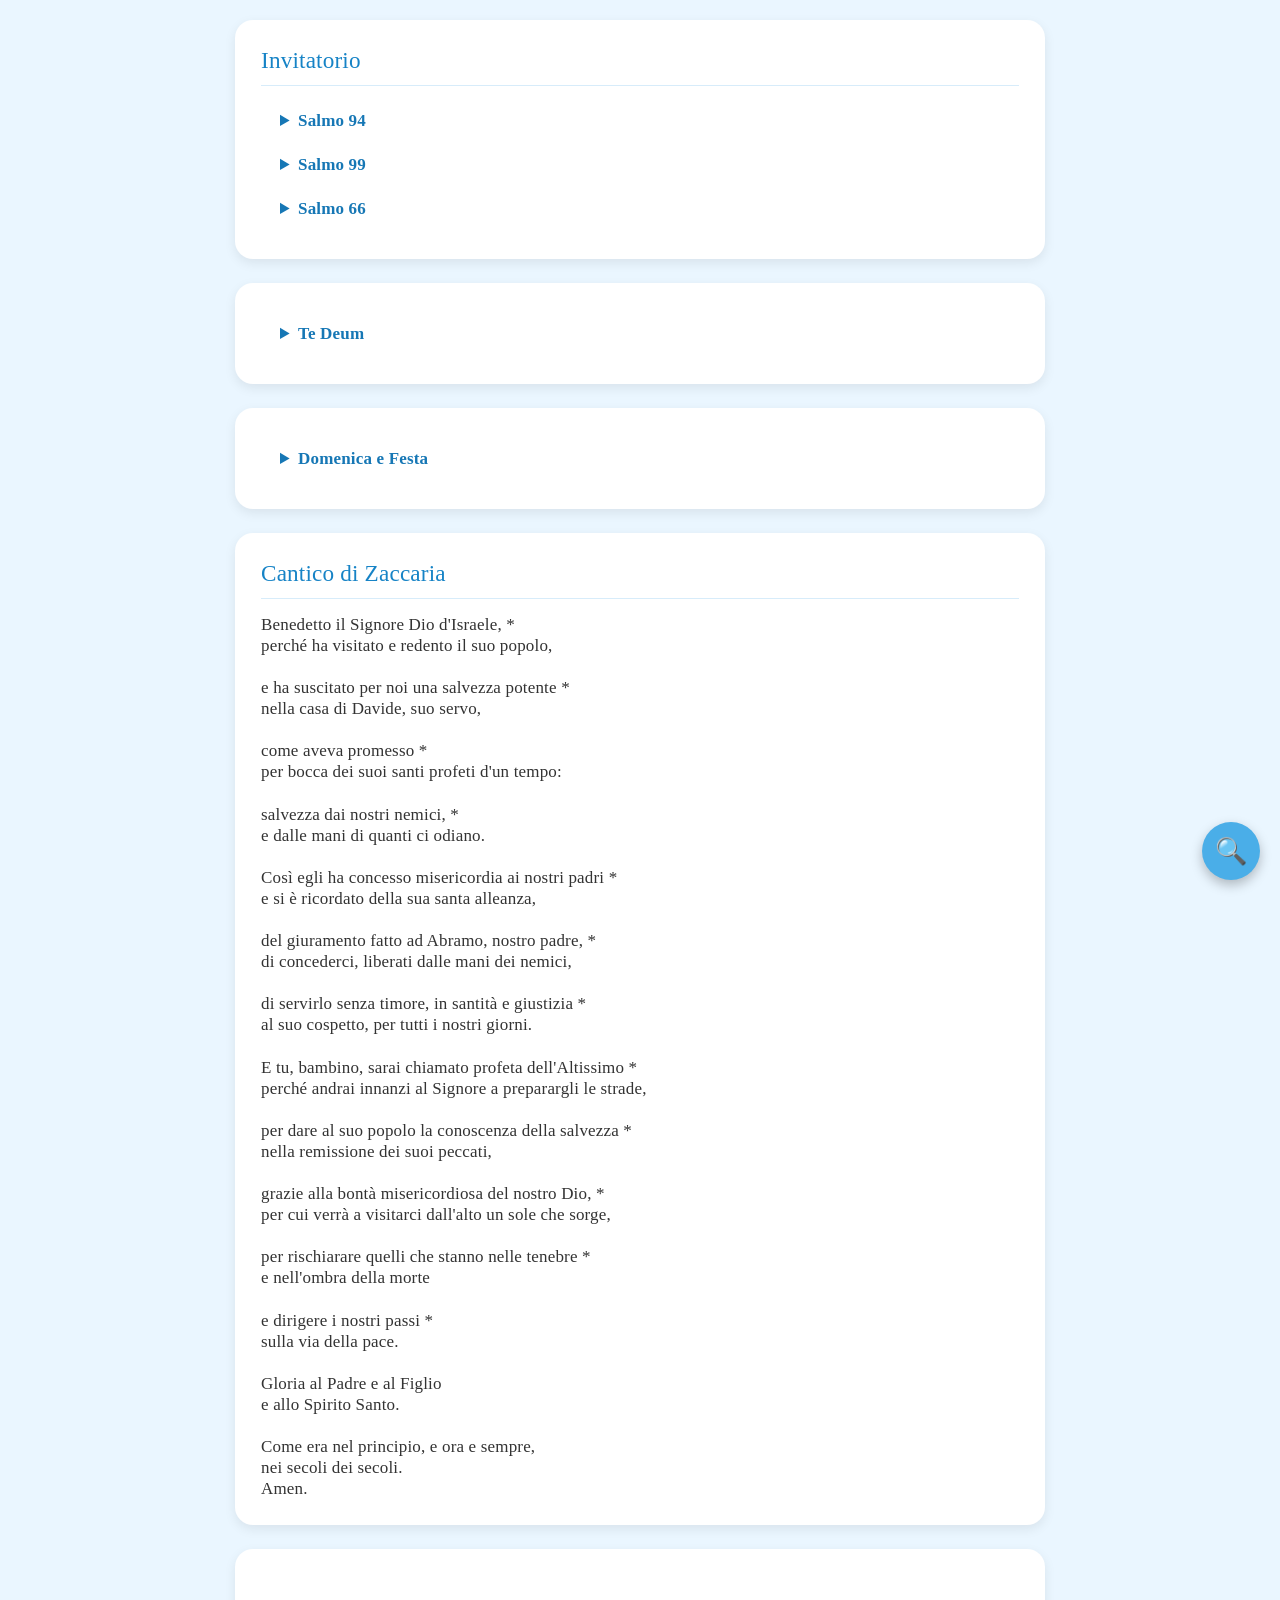
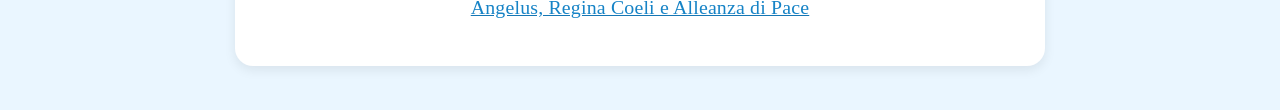
<file: morning-prayer.html>
<!DOCTYPE html>
<html lang="it">

<head>
    <meta charset="UTF-8">
    <meta name="viewport" content="width=device-width, initial-scale=1.0">

    <title>Preghiera del Mattino</title>

    <link rel="stylesheet" href="css/style.css">
    <link rel="manifest" href="manifest.webmanifest">

    <meta name="theme-color" content="#4aaee8">
    <meta name="apple-mobile-web-app-capable" content="yes">
    <meta name="apple-mobile-web-app-status-bar-style" content="default">
    <meta name="apple-mobile-web-app-title" content="Preghiera">
</head>

<body data-zoom="true">



<main>

    <section class="prayer-card">

        <h2>Invitatorio</h2>

        <details>
            <summary>Salmo 94</summary>

            <p class="left"><br>

                Venite, applaudiamo al Signore, *<br>
                acclamiamo alla roccia della nostra salvezza.<br>
                Accostiamoci a lui per rendergli grazie, *<br>
                a lui acclamiamo con canti di gioia.<br>
                <br>

                Poiché grande Dio è il Signore, *<br>
                grande re sopra tutti gli dei.<br>
                Nella sua mano sono gli abissi della terra, *<br>
                sono sue le vette dei monti.<br>
                Suo è il mare, egli l'ha fatto, *<br>
                le sue mani hanno plasmato la terra.<br>
                <br>

                Venite, prostràti adoriamo, *<br>
                in ginocchio davanti al Signore che ci ha creati.<br>
                Egli è il nostro Dio, e noi il popolo del suo pascolo, *<br>
                il gregge che egli conduce.<br>
                <br>

                Ascoltate oggi la sua voce: †<br>
                «Non indurite il cuore, *<br>
                come a Meriba, come nel giorno di Massa nel deserto,<br>
                dove mi tentarono i vostri padri: †<br>
                mi misero alla prova *<br>
                pur avendo visto le mie opere.<br>
                <br>

                Per quarant'anni mi disgustai di quella generazione †<br>
                e dissi:<br>
                Sono un popolo dal cuore traviato, *<br>
                non conoscono le mie vie;<br>
                perciò ho giurato nel mio sdegno: *<br>
                Non entreranno nel luogo del mio riposo».<br>
                <br>

                Gloria al Padre e al Figlio<br>
                e allo Spirito Santo.<br>
                Come era nel principio, e ora e sempre,<br>
                nei secoli dei secoli.<br>
                Amen.

                <br><br>
            </p>
        </details>

        <details>
            <summary>Salmo 99</summary>

            <p class="left"><br>

                Acclamate al Signore, voi tutti della terra, †<br>
                servite il Signore nella gioia, *<br>
                presentatevi a lui con esultanza.<br>
                <br>

                Riconoscete che il Signore è Dio; †<br>
                egli ci ha fatti e noi siamo suoi, *<br>
                suo popolo e gregge del suo pascolo.<br>
                <br>

                Varcate le sue porte con inni di grazie, †<br>
                i suoi atri con canti di lode, *<br>
                lodatelo, benedite il suo nome;<br>
                <br>

                poiché buono è il Signore, †<br>
                eterna la sua misericordia, *<br>
                la sua fedeltà per ogni generazione.<br>
                <br>

                Gloria al Padre e al Figlio<br>
                e allo Spirito Santo.<br>
                Come era nel principio, e ora e sempre,<br>
                nei secoli dei secoli.<br>
                Amen.<br>
                <br><br>
            </p>
        </details>

        <details>
            <summary>Salmo 66</summary>

            <p class="left"><br>

                Dio abbia pietà di noi e ci benedica, *<br>
                su di noi faccia splendere il suo volto;<br>
                perché si conosca sulla terra la tua via, *<br>
                fra tutte le genti la tua salvezza.<br>
                <br>

                Ti lodino i popoli, Dio, *<br>
                ti lodino i popoli tutti.<br>
                Esultino le genti e si rallegrino, †<br>
                perché giudichi i popoli con giustizia, *<br>
                governi le nazioni sulla terra.<br>
                <br>

                Ti lodino i popoli, Dio, *<br>
                ti lodino i popoli tutti.<br>
                La terra ha dato il suo frutto. *<br>
                Ci benedica Dio, il nostro Dio, ci benedica Dio *<br>
                e lo temano tutti i confini della terra.<br>
                <br>

                Gloria al Padre e al Figlio<br>
                e allo Spirito Santo.<br>
                Come era nel principio, e ora e sempre,<br>
                nei secoli dei secoli.<br>
                Amen.<br>
                <br><br>
            </p>
        </details>

    </section>

    <section class="prayer-card">

        <details>
            <summary>Te Deum</summary>

            <p class="left">
                <br>

                Noi ti lodiamo, Dio *<br>
                ti proclamiamo Signore.<br>
                O eterno Padre, *<br>
                tutta la terra ti adora.<br>
                <br>

                A te cantano gli angeli *<br>
                e tutte le potenze dei cieli:<br>
                Santo, Santo, Santo *<br>
                il Signore Dio dell'universo.<br>
                <br>

                I cieli e la terra *<br>
                sono pieni della tua gloria.<br>
                Ti acclama il coro degli apostoli *<br>
                e la candida schiera dei martiri;<br>
                <br>

                le voci dei profeti si uniscono nella tua lode; *<br>
                la santa Chiesa proclama la tua gloria,<br>
                adora il tuo unico figlio, *<br>
                e lo Spirito Santo Paraclito.<br>
                <br>

                O Cristo, re della gloria, *<br>
                eterno Figlio del Padre,<br>
                tu nascesti dalla Vergine Madre *<br>
                per la salvezza dell'uomo.<br>
                <br>

                Vincitore della morte, *<br>
                hai aperto ai credenti il regno dei cieli.<br>
                Tu siedi alla destra di Dio, nella gloria del Padre. *<br>
                Verrai a giudicare il mondo alla fine dei tempi.<br>
                <br>

                Soccorri i tuoi figli, Signore, *<br>
                che hai redento col tuo sangue prezioso.<br>
                Accoglici nella tua gloria *<br>
                nell'assemblea dei santi.<br>
                <br>

                Salva il tuo popolo, Signore, *<br>
                guida e proteggi i tuoi figli.<br>
                Ogni giorno ti benediciamo, *<br>
                lodiamo il tuo nome per sempre.<br>
                <br>

                Degnati oggi, Signore, *<br>
                di custodirci senza peccato.<br>
                Sia sempre con noi la tua misericordia: *<br>
                in te abbiamo sperato.<br>
                <br>

                Pietà di noi, Signore, *<br>
                pietà di noi.<br>
                Tu sei la nostra speranza, *<br>
                non saremo confusi in eterno.
            </p>
        </details>

    </section>

    <section class="prayer-card">

        <details>
            <summary>Domenica e Festa</summary>

            <p class="left">
                <br>

                <strong>I SALMO 62, 2-9</strong><br>

                O Dio, tu sei il mio Dio, all'aurora ti cerco, *<br>
                di te ha sete l'anima mia,<br>
                a te anela la mia carne, *<br>
                come terra deserta, arida, senz'acqua.<br>
                <br>

                Così nel santuario ti ho cercato, *<br>
                per contemplare la tua potenza e la tua gloria.<br>
                Poiché la tua grazia vale più della vita, *<br>
                le mie labbra diranno la tua lode.<br>
                <br>

                Così ti benedirò finché io viva, *<br>
                nel tuo nome alzerò le mie mani.<br>
                Mi sazierò come a lauto convito, *<br>
                e con voci di gioia ti loderà la mia bocca.<br>
                <br>

                Nel mio giaciglio di te mi ricordo, *<br>
                penso a te nelle veglie notturne,<br>
                tu sei stato il mio aiuto; *<br>
                esulto di gioia all'ombra delle tue ali.<br>
                <br>

                A te si stringe *<br>
                l'anima mia.<br>
                La forza della tua destra *<br>
                mi sostiene.<br>
                <br>

                Gloria al Padre e al Figlio<br>
                e allo Spirito Santo.<br>
                <br>

                Come era nel principio, e ora e sempre,<br>
                nei secoli dei secoli.<br>
                Amen.<br>
                <br><br>

                <strong>II CANTICO Dn 3, 57-88.56</strong><br>

                Benedite, opere tutte del Signore, il Signore, *<br>
                lodatelo ed esaltatelo nei secoli.<br>
                Benedite, angeli del Signore, il Signore, *<br>
                benedite, cieli, il Signore.<br>
                <br>

                Benedite, acque tutte, che siete sopra i cieli, il Signore, *<br>
                benedite, potenze tutte del Signore, il Signore.<br>
                Benedite, sole e luna, il Signore, *<br>
                benedite, stelle del cielo, il Signore.<br>
                <br>

                Benedite, piogge e rugiade, il Signore. *<br>
                benedite, o venti tutti, il Signore.<br>
                <br>

                Benedite, fuoco e calore, il Signore, *<br>
                benedite, freddo e caldo, il Signore.<br>
                <br>

                Benedite, rugiada e brina, il Signore, *<br>
                benedite, gelo e freddo, il Signore.<br>
                Benedite, ghiacci e nevi, il Signore, *<br>
                benedite, notti e giorni, il Signore.<br>
                <br>

                Benedite, luce e tenebre, il Signore, *<br>
                benedite, folgori e nubi, il Signore.<br>
                Benedica la terra il Signore, *<br>
                lo lodi e lo esalti nei secoli.<br>
                <br>

                Benedite, monti e colline, il Signore, *<br>
                benedite, creature tutte che germinate sulla terra, il Signore.<br>
                Benedite, sorgenti, il Signore, *<br>
                benedite, mari e fiumi, il Signore.<br>
                <br>

                Benedite, mostri marini<br>
                e quanto si muove nell'acqua, il Signore, *<br>
                benedite, uccelli tutti dell'aria, il Signore.<br>
                Benedite, animali tutti, selvaggi e domestici, il Signore, *<br>
                benedite, figli dell'uomo, il Signore.<br>
                <br>

                Benedica Israele il Signore, *<br>
                lo lodi e lo esalti nei secoli.<br>
                Benedite, sacerdoti del Signore, il Signore, *<br>
                benedite, o servi del Signore, il Signore.<br>
                <br>

                Benedite, spiriti e anime dei giusti, il Signore, *<br>
                benedite, pii e umili di cuore, il Signore.<br>
                Benedite, Anania, Azaria e Misaele, il Signore, *<br>
                lodatelo ed esaltatelo nei secoli.<br>
                <br>

                Benediciamo il Padre e il Figlio con lo Spirito Santo, *<br>
                lodiamolo ed esaltiamolo nei secoli.<br>
                Benedetto sei tu, Signore, nel firmamento del cielo, *<br>
                degno di lode e di gloria nei secoli.<br>
                <br><br>

                <strong>III SALMO 149</strong><br>

                Cantate al Signore un canto nuovo; *<br>
                la sua lode nell'assemblea dei fedeli.<br>
                Gioisca Israele nel suo Creatore, *<br>
                esultino nel loro Re i figli di Sion.<br>
                <br>

                Lodino il suo nome con danze, *<br>
                con timpani e cetre gli cantino inni.<br>
                Il Signore ama il suo popolo, *<br>
                incorona gli umili di vittoria.<br>
                <br>

                Esultino i fedeli nella gloria, *<br>
                sorgano lieti dai loro giacigli.<br>
                Le lodi di Dio sulla loro bocca *<br>
                e la spada a due tagli nelle loro mani,<br>
                <br>

                per compiere la vendetta tra i popoli *<br>
                e punire le genti;<br>
                <br>

                per stringere in catene i loro capi, *<br>
                i loro nobili in ceppi di ferro;<br>
                <br>

                per eseguire su di essi *<br>
                il giudizio già scritto:<br>
                questa è la gloria *<br>
                per tutti i suoi fedeli.<br>
                <br>

                Gloria al Padre e al Figlio<br>
                e allo Spirito Santo.<br>
                <br>

                Come era nel principio, e ora e sempre,<br>
                nei secoli dei secoli.<br>
                Amen.
            </p>
        </details>

    </section>

    <section class="prayer-card">

        <h2>Cantico di Zaccaria</h2>

        <p class="left">

            Benedetto il Signore Dio d'Israele, *<br>
            perché ha visitato e redento il suo popolo,<br>
            <br>

            e ha suscitato per noi una salvezza potente *<br>
            nella casa di Davide, suo servo,<br>
            <br>

            come aveva promesso *<br>
            per bocca dei suoi santi profeti d'un tempo:<br>
            <br>

            salvezza dai nostri nemici, *<br>
            e dalle mani di quanti ci odiano.<br>
            <br>

            Così egli ha concesso misericordia ai nostri padri *<br>
            e si è ricordato della sua santa alleanza,<br>
            <br>

            del giuramento fatto ad Abramo, nostro padre, *<br>
            di concederci, liberati dalle mani dei nemici,<br>
            <br>

            di servirlo senza timore, in santità e giustizia *<br>
            al suo cospetto, per tutti i nostri giorni.<br>
            <br>

            E tu, bambino, sarai chiamato profeta dell'Altissimo *<br>
            perché andrai innanzi al Signore a preparargli le strade,<br>
            <br>

            per dare al suo popolo la conoscenza della salvezza *<br>
            nella remissione dei suoi peccati,<br>
            <br>

            grazie alla bontà misericordiosa del nostro Dio, *<br>
            per cui verrà a visitarci dall'alto un sole che sorge,<br>
            <br>

            per rischiarare quelli che stanno nelle tenebre *<br>
            e nell'ombra della morte<br>
            <br>

            e dirigere i nostri passi *<br>
            sulla via della pace.<br>
            <br>

            Gloria al Padre e al Figlio<br>
            e allo Spirito Santo.<br>
            <br>

            Come era nel principio, e ora e sempre,<br>
            nei secoli dei secoli.<br>
            Amen.

        </p>

    </section>

    <section class="prayer-card" style="text-align:center;">

        <a href="angelus.html">

            <h3>Angelus, Regina Coeli e Alleanza di Pace</h3>

        </a>

    </section>

</main>

<!-- FLOATING ZOOM -->
<script src="js/app.js"></script>
<!-- FLOATING ZOOM END -->

</body>
</html>
</file>
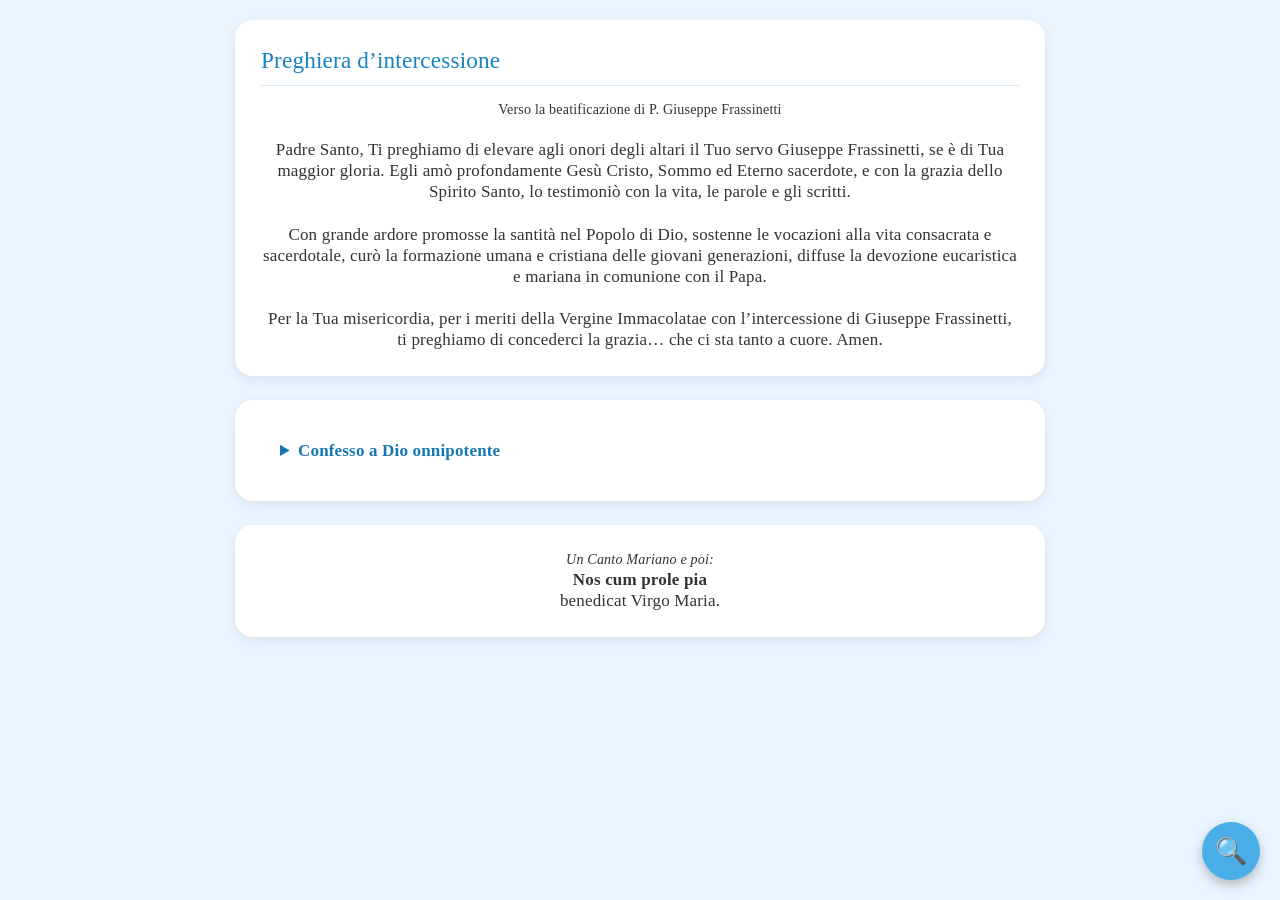
<file: night-prayer.html>
<!DOCTYPE html>
<html lang="it">

<head>

    <meta charset="UTF-8">
    <meta name="viewport" content="width=device-width, initial-scale=1.0">

    <title>Preghiera della Notte</title>

    <link rel="stylesheet" href="css/style.css">
<link rel="manifest" href="manifest.webmanifest">

<meta name="theme-color" content="#4aaee8">

<meta name="apple-mobile-web-app-capable" content="yes">

<meta name="apple-mobile-web-app-status-bar-style" content="default">

<meta name="apple-mobile-web-app-title" content="Preghiera">
</head>

<body data-zoom="true">






<main>


<section class="prayer-card">

<h2>Preghiera d’intercessione</h2>

<p class="subcenter">
    Verso la beatificazione di P. Giuseppe Frassinetti</p><br>

<p class="prayer">
Padre Santo, Ti preghiamo di elevare agli onori degli altari il Tuo servo Giuseppe Frassinetti, se è di Tua maggior gloria. Egli amò profondamente Gesù Cristo, Sommo ed Eterno sacerdote, e con la grazia dello Spirito Santo, lo testimoniò con la vita, le parole e gli scritti.<br>
<br>


Con grande ardore promosse la santità nel Popolo di Dio, sostenne le vocazioni alla vita consacrata e
sacerdotale, curò la formazione umana e cristiana delle giovani generazioni, diffuse la devozione
eucaristica e mariana in comunione con il Papa.<br>
<br>


Per la Tua misericordia, per i meriti della Vergine Immacolatae con l’intercessione di Giuseppe
Frassinetti, ti preghiamo di concederci la grazia… che ci sta tanto a cuore. Amen.


</p>

</section>
	
	
	
	
	
	
	
	
<!-- =========================
     CONFITEOR
========================= -->

<section class="prayer-card">
    <details>
        <summary>Confesso a Dio onnipotente</summary>

        <p class="prayer">

            Confesso a Dio onnipotente<br>
            e a voi, fratelli e sorelle,<br>
            che ho molto peccato<br>
            in pensieri, parole, opere e omissioni,<br>
            per mia colpa, mia colpa,<br>
            mia grandissima colpa.<br>
            <br>

            E supplico la beata sempre Vergine Maria,<br>
            gli angeli, i santi<br>
            e voi, fratelli e sorelle,<br>
            di pregare per me<br>
            il Signore Dio nostro.

        </p>

    </details>

</section>	
	
	
	
	
	
	
	
	




<section class="prayer-card">


<em class="subcenter">Un Canto Mariano e poi:</em>


<p class="prayer">	
<strong>Nos cum prole pia</strong><br>
benedicat Virgo Maria.<br>


</p>

</section>


</main>





	<script src="js/app.js"></script>


</body>

</html>
</file>
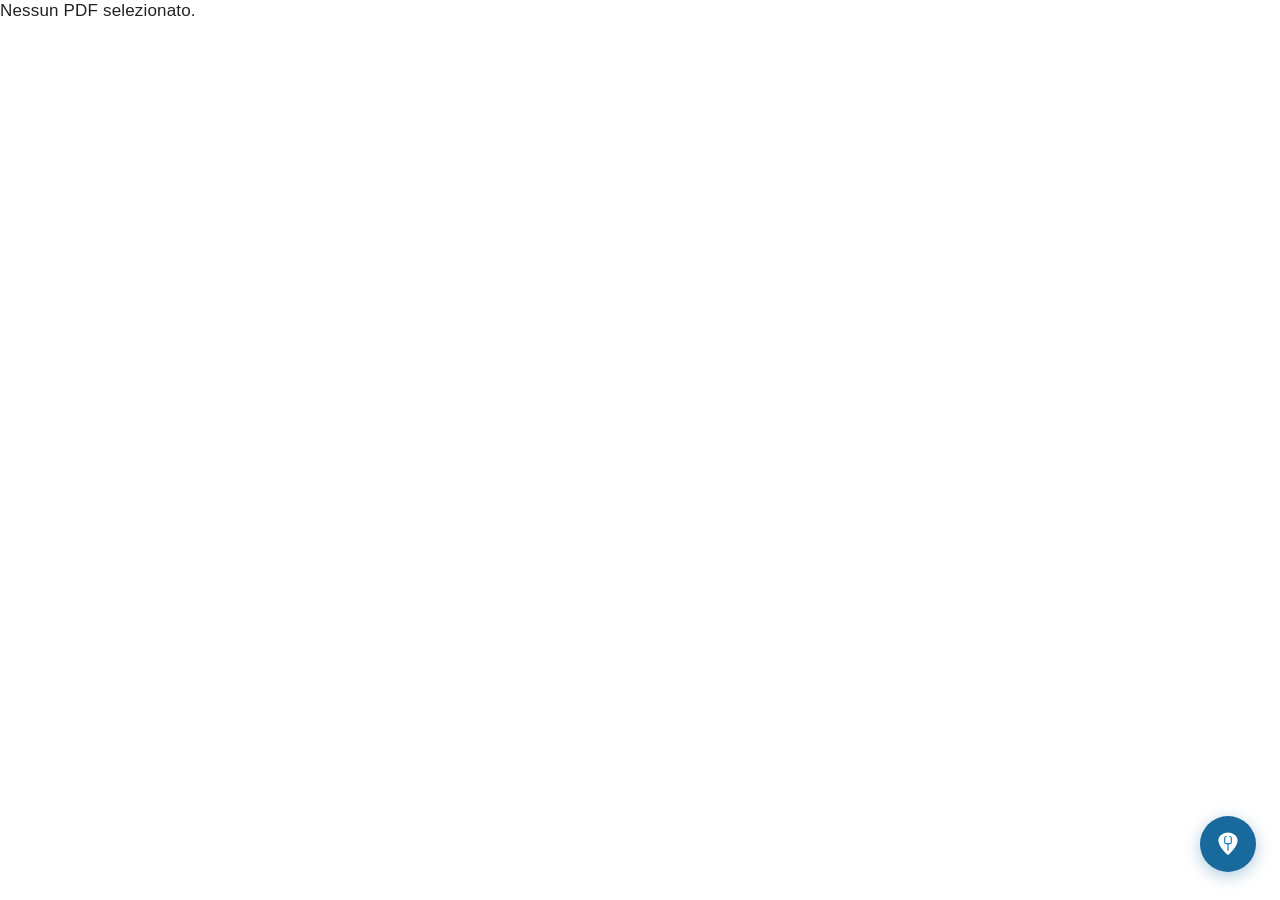
<file: pdf-songbook-viewer.html>
<!DOCTYPE html>
<html lang="it">
<head>
    <meta charset="UTF-8">
    <meta
        name="viewport"
        content="width=device-width, initial-scale=1, maximum-scale=1"
    >
    <meta name="theme-color" content="#4AAEE8">

    <title>Canto</title>

    <link rel="stylesheet" href="css/style.css">

    <style>
        * {
            box-sizing: border-box;
        }

        html,
        body {
            width: 100%;
            height: 100%;
            margin: 0;
            padding: 0;
            overflow: hidden;
        }

        body.pdf-song-viewer-page {
            height: 100vh;
            height: 100dvh;
            background: #FFFFFF;
            color: #222222;
            font-family: Arial, sans-serif;
        }

        /* =========================================
            PDF VIEWPORT (100% Fullscreen)
        ========================================= */

        .pdf-song-viewport {
            display: block;
            width: 100%;
            height: 100vh;
            height: 100dvh;
            margin: 0;
            padding: 0;
            overflow: hidden;
            background: #FFFFFF;
        }

        #pdfFrame {
            display: block;
            width: 100%;
            height: 100%;
            margin: 0;
            padding: 0;
            border: none;
            background: #FFFFFF;
        }

        /* =========================================
            INDEPENDENT FLOATING TUNER & AUTO-FADE
        ========================================= */

        .floating-menu-wrapper {
            position: fixed;
            right: 16px;
            bottom: 20px;
            z-index: 9999;
            display: flex;
            align-items: flex-end;
            justify-content: flex-end;
            transition: opacity 0.4s ease;
            touch-action: none; /* Crucial for smooth touch dragging */
            user-select: none;
            cursor: grab;
        }

        .floating-menu-wrapper:active {
            cursor: grabbing;
        }

        .floating-tuner {
            display: flex;
            align-items: center;
            justify-content: center;
            width: 52px;
            height: 52px;
            background: #176a9b;
            border-radius: 50%;
            box-shadow: 0 4px 16px rgba(23, 106, 155, 0.35);
            text-decoration: none;
        }

        .floating-tuner svg {
            display: block;
            width: 26px;
            height: 26px;
            pointer-events: none; /* Ensures SVG doesn't interfere with pointer capture */
        }

        /* Inactivity Faded State */
        .floating-menu-wrapper.is-faded {
            opacity: 0.25;
        }

        .floating-menu-wrapper.is-faded:hover {
            opacity: 1;
        }

        @media (min-width: 601px) {
            .floating-menu-wrapper {
                right: 24px;
                bottom: 28px;
            }
            .floating-tuner {
                width: 56px;
                height: 56px;
            }
            .floating-tuner svg {
                width: 30px;
                height: 30px;
            }
        }
    </style>
</head>

<body class="pdf-song-viewer-page">

    <!-- Fullscreen PDF Viewport -->
    <main class="pdf-song-viewport">
        <iframe
            id="pdfFrame"
            title="PDF del canto"
            src="about:blank"
        ></iframe>
    </main>

    <!-- Independent Floating Tuner Button Wrapper -->
    <div id="floatingMusicMenu" class="floating-menu-wrapper">
        <a
            id="openTuner"
            href="guitar-tuner.html"
            class="floating-tuner"
            aria-label="Apri accordatore"
            title="Accordatore"
        >
            <svg
                viewBox="0 0 100 100"
                xmlns="http://www.w3.org/2000/svg"
                aria-hidden="true"
                focusable="false"
            >
                <path
                    d="M50 12 C36 12 17 22 18 39 C19 57 39 78 50 87 C61 78 81 57 82 39 C83 22 64 12 50 12Z"
                    fill="#FFFFFF"
                />
                <path
                    d="M39 37 V30 Q39 25 44 25 M61 37 V30 Q61 25 56 25 M39 37 V44 Q39 49 44 49 H56 Q61 49 61 44 V37 M50 49 V65"
                    fill="none"
                    stroke="#1683c6"
                    stroke-width="4"
                    stroke-linecap="round"
                    stroke-linejoin="round"
                />
                <circle cx="50" cy="69" r="3" fill="#1683c6" />
            </svg>
        </a>
    </div>

    <!-- JavaScript -->
    <script src="js/app.js"></script>
    <script src="js/pdf-songbook-viewer.js"></script>
    <script>
        document.addEventListener("DOMContentLoaded", function () {
            const menuWrapper = document.getElementById("floatingMusicMenu");
            const tunerLink = document.getElementById("openTuner");
            if (!menuWrapper) return;

            let isDragging = false;
            let startX = 0, startY = 0;
            let initialLeft = 0, initialTop = 0;
            let hasMoved = false;

            // Auto-fade inactivity timer
            let fadeTimeout;
            function resetFadeTimer() {
                clearTimeout(fadeTimeout);
                menuWrapper.classList.remove("is-faded");
                fadeTimeout = setTimeout(() => {
                    menuWrapper.classList.add("is-faded");
                }, 4000);
            }

            window.addEventListener("mousemove", resetFadeTimer);
            window.addEventListener("touchstart", resetFadeTimer, { passive: true });
            window.addEventListener("scroll", resetFadeTimer, { passive: true });
            resetFadeTimer();

            // Modern Pointer Events with Pointer Capture (solves iframe blocking completely)
            menuWrapper.addEventListener("pointerdown", function (e) {
                resetFadeTimer();
                const rect = menuWrapper.getBoundingClientRect();

                if (!menuWrapper.style.top) {
                    menuWrapper.style.top = rect.top + "px";
                    menuWrapper.style.left = rect.left + "px";
                    menuWrapper.style.bottom = "auto";
                    menuWrapper.style.right = "auto";
                }

                startX = e.clientX;
                startY = e.clientY;
                initialLeft = parseFloat(menuWrapper.style.left) || rect.left;
                initialTop = parseFloat(menuWrapper.style.top) || rect.top;
                isDragging = true;
                hasMoved = false;

                // Capture pointer so movement is tracked even over the iframe
                menuWrapper.setPointerCapture(e.pointerId);
            });

            menuWrapper.addEventListener("pointermove", function (e) {
                if (!isDragging) return;

                const deltaX = e.clientX - startX;
                const deltaY = e.clientY - startY;

                if (Math.abs(deltaX) > 4 || Math.abs(deltaY) > 4) {
                    hasMoved = true;
                }

                if (!hasMoved) return;

                const rect = menuWrapper.getBoundingClientRect();
                let newLeft = initialLeft + deltaX;
                let newTop = initialTop + deltaY;

                const maxLeft = window.innerWidth - rect.width;
                const maxTop = window.innerHeight - rect.height;

                newLeft = Math.max(0, Math.min(newLeft, maxLeft));
                newTop = Math.max(0, Math.min(newTop, maxTop));

                menuWrapper.style.left = newLeft + "px";
                menuWrapper.style.top = newTop + "px";
            });

            function stopDragging(e) {
                if (!isDragging) return;
                isDragging = false;
                try {
                    menuWrapper.releasePointerCapture(e.pointerId);
                } catch (err) {}
            }

            menuWrapper.addEventListener("pointerup", stopDragging);
            menuWrapper.addEventListener("pointercancel", stopDragging);

            // Prevent link click if the user was dragging the button
            if (tunerLink) {
                tunerLink.addEventListener("click", function (e) {
                    if (hasMoved) {
                        e.preventDefault();
                        e.stopPropagation();
                    }
                });
            }
        });
    </script>

</body>
</html>
</file>
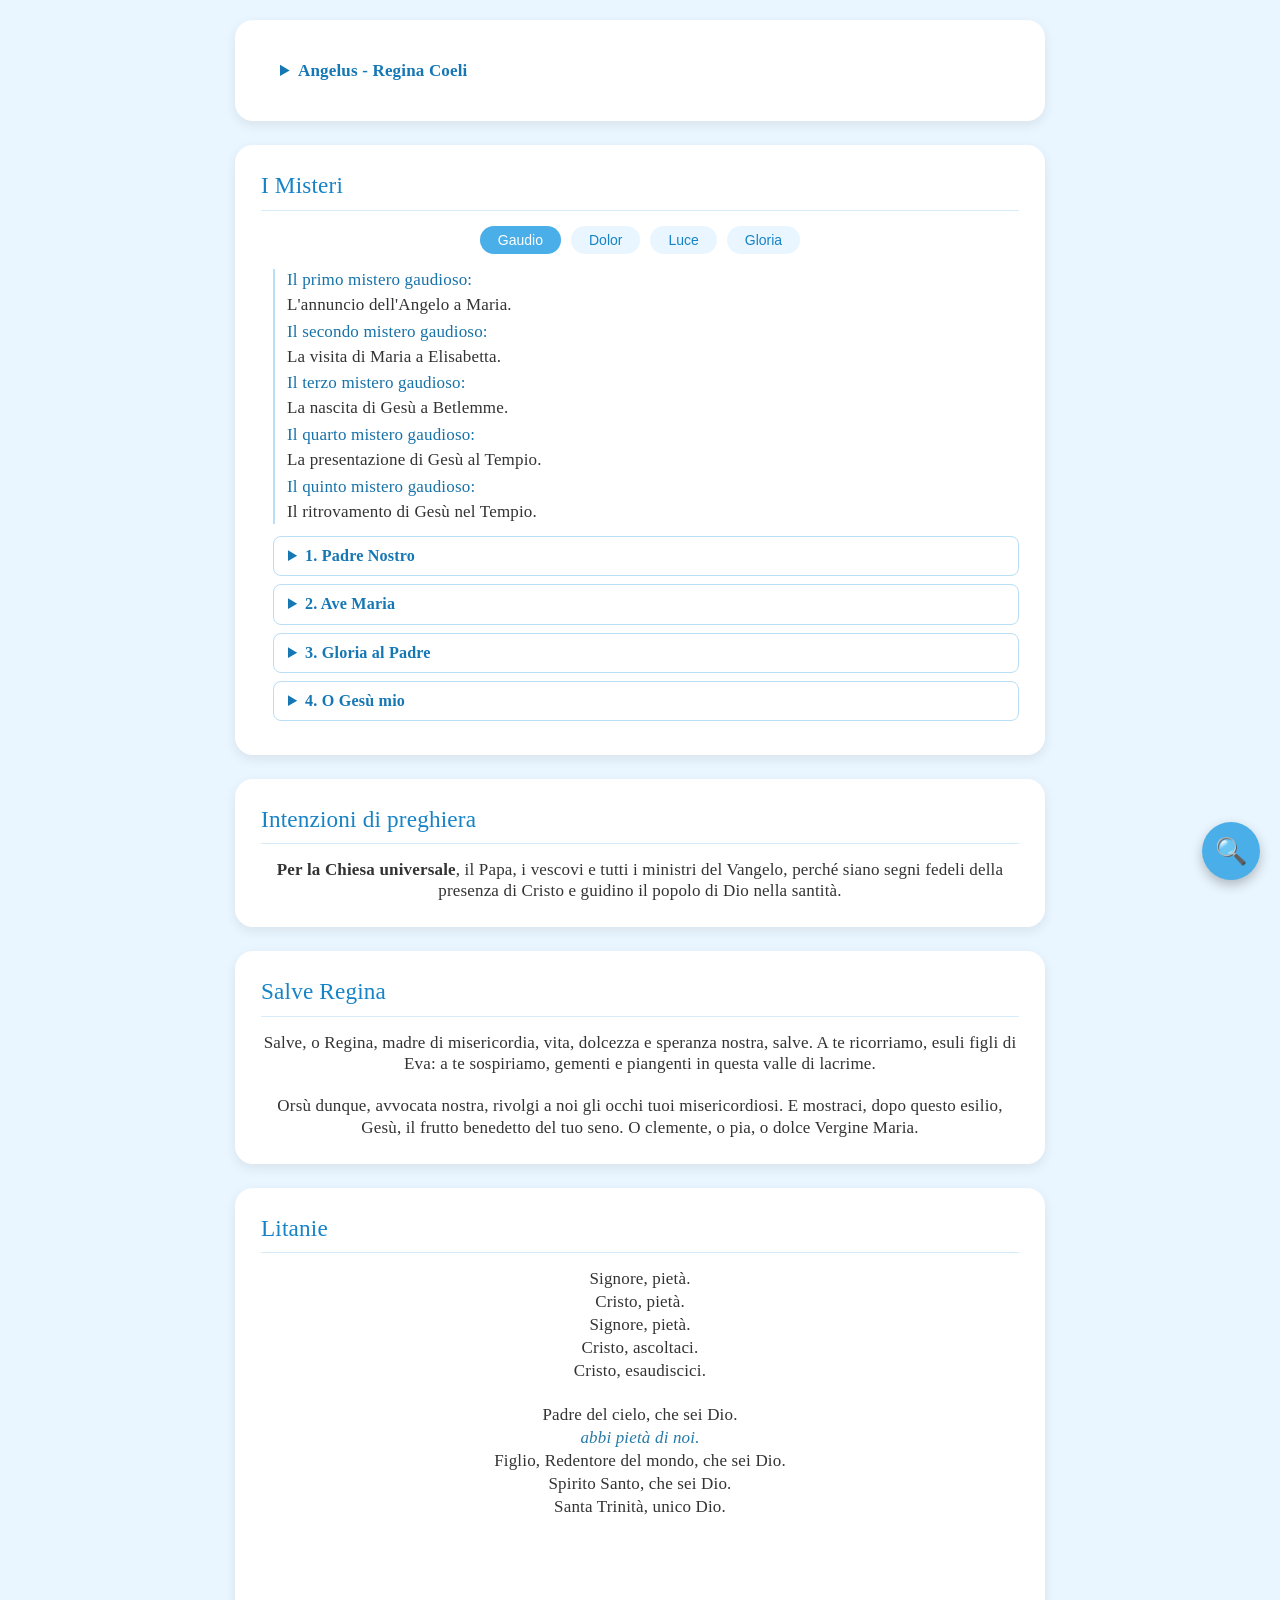
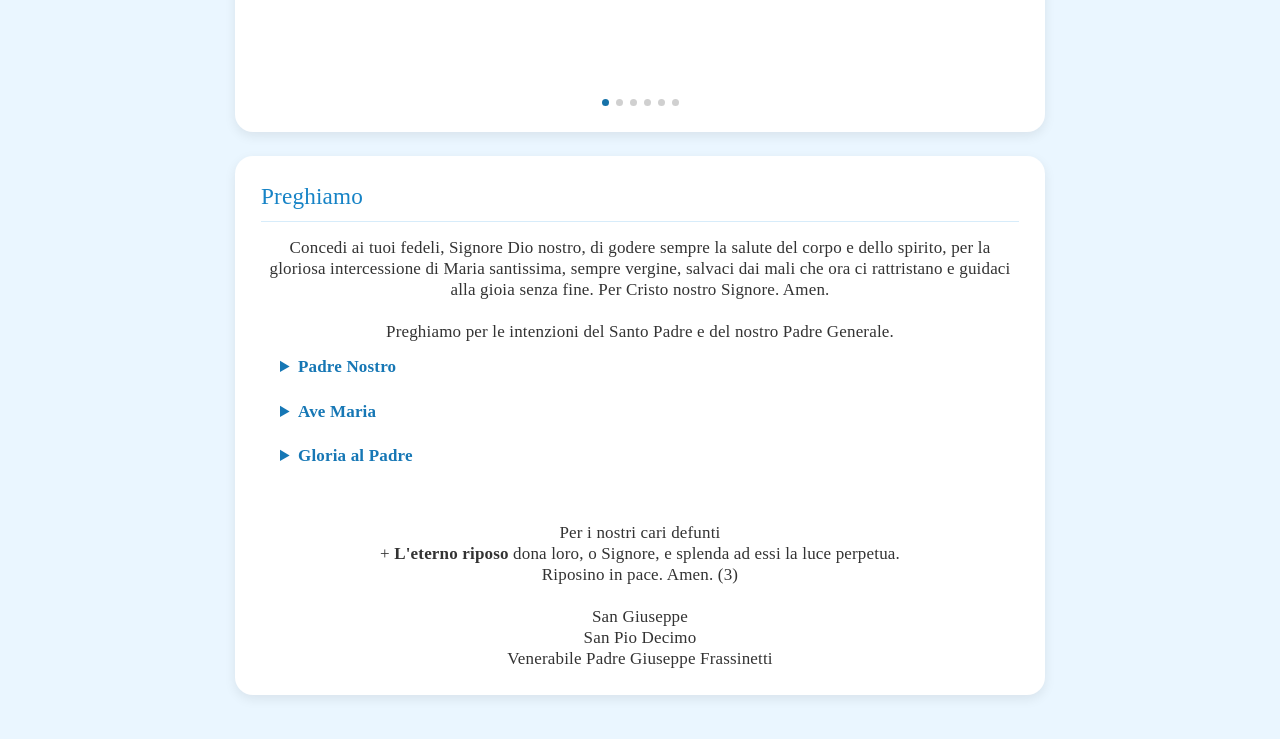
<file: rosary.html>
<!DOCTYPE html>
<html lang="it">

<head>

    <meta charset="UTF-8">
    <meta name="viewport" content="width=device-width, initial-scale=1.0">

    <title>Santo Rosario</title>

    <link rel="stylesheet" href="css/style.css">
<link rel="manifest" href="manifest.webmanifest">

<meta name="theme-color" content="#4aaee8">

<meta name="apple-mobile-web-app-capable" content="yes">

<meta name="apple-mobile-web-app-status-bar-style" content="default">

<meta name="apple-mobile-web-app-title" content="Preghiera">
</head>

	
	
	
	
	
	
	
	
	

	
	
	
	
	
	
	
	
	


<body data-zoom="true">






<main>



<!-- ==========================================================
     1. ANGELUS / REGINA COELI
========================================================== -->
<section class="prayer-card">
<details><summary>Angelus - Regina Coeli</summary>






<div class="intentions-slider angelus-slider">


<!-- ==========================================================
     PAGINA 1 — ANGELUS
========================================================== -->

<div class="intention">
<br>






    <h3 class="slider-title">
        Angelus
    </h3>



    <p>
        L'angelo del Signore portò l'annuncio a Maria.
    </p>


    <p class="response">
        R. Ed ella concepì per opera dello Spirito Santo.<br>
    </p><br>




    <p class="prayer">

        
        Ave, o Maria, piena di grazia,
        il Signore è con te.
        Tu sei benedetta fra le donne
        e benedetto è il frutto del tuo seno, Gesù.<br>
        <br>
        Santa Maria, Madre di Dio,
        prega per noi peccatori,
        adesso e nell'ora della nostra morte.
        Amen.

    </p><br>




    <p>
        Eccomi, sono la serva del Signore.
    </p>


    <p class="response">
        R. Si compia in me la tua parola.
    </p>




    <p class="prayer">
        Ave, o Maria...
    </p><br>




    <p>
        E il Verbo si fece carne.
    </p>


    <p class="response">
        R. E venne ad abitare in mezzo a noi.
    </p>




    <p class="prayer">
        Ave, o Maria...
    </p><br>




    <p>
        Prega per noi, santa Madre di Dio.
    </p>


    <p class="response">
        R. Perché siamo resi degni delle promesse di Cristo.
    </p><br>




    <h3>
        Preghiamo
    </h3>



    
		<p class="justify">
        Infondi nel nostro spirito la tua grazia, o Padre;
        tu, che nell'annuncio dell'angelo ci hai rivelato
        l'incarnazione di Cristo tuo Figlio,
        per la sua passione e la sua croce
        guidaci alla gloria della risurrezione.
        Per Cristo nostro Signore.
        Amen.</p>

        <br><br>
<p class="prayer">
        <strong>
            Gloria al Padre e al Figlio e allo Spirito Santo
        </strong><br>

        come era nel principio e ora e sempre
        nei secoli dei secoli. Amen (3x)

        <br><br>

        <strong>L'eterno riposo</strong>
        dona loro O Signore e splenda ad essi la luce perpetua,
        riposino in pace. Amen.

    </p>


</div>



<!-- ==========================================================
     PAGINA 2 — REGINA COELI
========================================================== -->

<div class="intention">


<br>






    <h3 class="slider-title">
        Regina Coeli
    </h3>



    <!-- ======================================================
         LANGUAGE MENU
    ======================================================= -->

    <div class="language-menu">

        <button
            class="active"
            onclick="showPrayer('regina-italiano', this)"
        >
            Italiano
        </button>

        <button
            onclick="showPrayer('regina-latino', this)"
        >
            Latino
        </button>

    </div>


<br>

    <!-- ======================================================
         ITALIANO
    ======================================================= -->

    <div
        id="regina-italiano"
        class="prayer-language"
    >


        <p>

            <strong>
                Regina dei cieli, rallegrati, alleluia.
            </strong><br>

            Cristo, che hai portato nel grembo, alleluia,<br>

            è risorto, come aveva promesso, alleluia.<br>

            Prega il Signore per noi, alleluia.

            <br><br>

            <strong>
                Gioisci e rallegrati, Vergine Maria, alleluia.
            </strong><br>

            Perché il Signore è veramente risorto, alleluia.

        </p>


<br>

        <h3>
            Preghiamo
        </h3>



        
<p class="justify">
            O Dio, che nella gloriosa risurrezione del tuo Figlio
            hai ridato la gioia al mondo intero,
            per intercessione della Vergine Maria
            concedi a noi di godere la gioia della vita eterna.
            Per Cristo nostro Signore. Amen.
</p>
            <br><br>
<p class="prayer">
            <strong>
                Gloria al Padre e al Figlio e allo Spirito Santo
            </strong><br>

            come era nel principio e ora e sempre
            nei secoli dei secoli. Amen (3x)

            <br><br>

            <strong>L'eterno riposo</strong>
            dona loro O Signore e splenda ad essi la luce perpetua,
            riposino in pace. Amen.

        </p>


    </div>



    <!-- ======================================================
         LATINO
    ======================================================= -->

    <div
        id="regina-latino"
        class="prayer-language"
        style="display:none;"
    >


        <p>

            <strong>
                Regína caeli laetáre,
            </strong> allelúia.<br>

            Quia quem merúisti portáre, allelúia.<br>

            Resurréxit, sicut dixit, allelúia.<br>

            Ora pro nobis Deum, allelúia.

            <br><br>

            <strong>
                Gaude et laetáre, Virgo María, allelúia.
            </strong><br>

            Quia surréxit Dominus vere, allelúia.

        </p>


<br>

        <h3>
            Oremus
        </h3>



        
<p class="justify">
            Deus, qui per resurrectiónem Filii tui
            Dómini nostri Iesu Christi
            mundum laetificáre dignátus es,
            praesta, quǽsumus, ut per eius Genetrícem
            Virginem Maríam
            perpétuae capiámus gáudia vitae.
            Per Christum Dóminum nostrum. Amen.
</p>
            <br><br>
<p class="prayer">
            <strong>
                Gloria Patri, et Filio, et Spiritui Sancto.
            </strong><br>

            Sicut erat in principio, et nunc, et semper,
            et in saecula saeculorum. Amen. (3x)

            <br><br>

            <strong>
                Réquiem ætérnam
            </strong>
            dona eis, Dómine,
            et lux perpétua lúceat eis.<br>

            Requiéscant in pace. Amen.

        </p>


    </div>


</div>


</div>



<!-- ==========================================================
     SLIDER DOTS
========================================================== -->

<div class="angelus-progress">

    <span class="active"></span>

    <span></span>

</div>




</details>
</section>





<!-- =========================
     2. I MISTERI
========================= -->


<section class="prayer-card">


<h2>I Misteri</h2>

<!-- =========================
     MISTERI
========================= -->

<div class="language-menu">
    <button class="active" onclick="showPrayer('gaudioso', this)">Gaudio</button>
	<button onclick="showPrayer('doloroso', this)">Dolor</button>
	<button onclick="showPrayer('luminoso', this)">Luce</button>
	<button onclick="showPrayer('glorioso', this)">Gloria</button>
</div>




<!-- =========================
     GAUDIOSO
========================= -->

<div id="gaudioso" class="prayer-language">

<div class="mysteries-list">

<span>Il primo mistero gaudioso:</span><br>
<p>L'annuncio dell'Angelo a Maria.</p>

<span>Il secondo mistero gaudioso:</span><br>
<p>La visita di Maria a Elisabetta.</p>

<span>Il terzo mistero gaudioso:</span><br>
<p>La nascita di Gesù a Betlemme.</p>

<span>Il quarto mistero gaudioso:</span><br>
<p>La presentazione di Gesù al Tempio.</p>

<span>Il quinto mistero gaudioso:</span><br>
<p>Il ritrovamento di Gesù nel Tempio.</p>

</div>

</div>

	
	
	
	
	








<!-- LUMINOSO -->

<div id="luminoso" class="prayer-language" style="display:none;">

<div class="mysteries-list">

<span>Il primo mistero luminoso:</span><br>
<p>Il battesimo di Gesù al Giordano.</p>

<span>Il secondo mistero luminoso:</span><br>
<p>L'auto-rivelazione di Gesù alle nozze di Cana.</p>

<span>Il terzo mistero luminoso:</span><br>
<p>L'annuncio del Regno di Dio con l'invito alla conversione.</p>

<span>Il quarto mistero luminoso:</span><br>
<p>La trasfigurazione di Gesù sul Tabor.</p>

<span>Il quinto mistero luminoso:</span><br>
<p>L'istituzione dell'Eucaristia.</p>

</div>



</div>






<!-- DOLOROSO -->

<div id="doloroso" class="prayer-language" style="display:none;">

<div class="mysteries-list">

<span>Il primo mistero doloroso:</span><br>
<p>Gesù nell'orto degli Ulivi.</p>

<span>Il secondo mistero doloroso:</span><br>
<p>Gesù flagellato alla colonna.</p>

<span>Il terzo mistero doloroso:</span><br>
<p>Gesù è coronato di spine.</p>

<span>Il quarto mistero doloroso:</span><br>
<p>Gesù sale al Calvario.</p>

<span>Il quinto mistero doloroso:</span><br>
<p>Gesù muore in Croce.</p>

</div>
</div>








<!-- GLORIOSO -->

<div id="glorioso" class="prayer-language" style="display:none;">

<div class="mysteries-list">

<span>Il primo mistero glorioso:</span><br>
<p>Gesù risorge da morte.</p>

<span>Il secondo mistero glorioso:</span><br>
<p>Gesù ascende al cielo.</p>

<span>Il terzo mistero glorioso:</span><br>
<p>La discesa dello Spirito Santo.</p>

<span>Il quarto mistero glorioso:</span><br>
<p>L'assunzione di Maria al cielo.</p>

<span>Il quinto mistero glorioso:</span><br>
<p>Maria, Regina del cielo e della terra.</p>

</div>

</div>


	
	
	
<details class="subdetails">

<summary>1. Padre Nostro</summary>

<p class="prayer">

Padre nostro che sei nei cieli,<br>
sia santificato il tuo nome,<br>
venga il tuo regno,<br>
sia fatta la tua volontà,<br>
come in cielo così in terra.<br>
<br>
Dacci oggi il nostro pane quotidiano,<br>
e rimetti a noi i nostri debiti<br>
come anche noi li rimettiamo ai nostri debitori,<br>
e non abbandonarci alla tentazione,<br>
ma liberaci dal male.<br>
Amen.

</p>

</details>




<details class="subdetails">

<summary>2. Ave Maria</summary>

<p class="prayer">

Ave, o Maria, piena di grazia,<br>
il Signore è con te.<br>
Tu sei benedetta fra le donne<br>
e benedetto è il frutto del tuo seno Gesù.<br>
<br>
Santa Maria, Madre di Dio,<br>
prega per noi peccatori,<br>
adesso e nell'ora della nostra morte.<br>
Amen.

</p>

</details>




<details class="subdetails">

<summary>3. Gloria al Padre</summary>


<p class="prayer">

Gloria al Padre e al Figlio<br>
e allo Spirito Santo.<br>
<br>
Come era nel principio,<br>
e ora e sempre,<br>
nei secoli dei secoli.<br>
Amen.

</p>


</details>
	
	
<details class="subdetails">

<summary>4. O Gesù mio</summary>


<p class="prayer">

O Gesù mio, perdona le nostre colpe, preservaci dal fuoco dell'inferno, porta in cielo tutte le anime, specialmente le più bisognose della tua misericordia <br>
[e donaci sante vocazioni].

</p>


</details>	
	
	


</section>







<!-- =========================
     INTENZIONI DI PREGHIERA
========================= -->

<section class="prayer-card">

    <h2>Intenzioni di preghiera</h2>

    <div class="intentions-slider">

        <div class="intention">
            <p class="prayer">
                <strong>Per la Chiesa universale</strong>, il Papa, i vescovi e tutti i ministri del Vangelo, perché siano segni fedeli della presenza di Cristo e guidino il popolo di Dio nella santità.
            </p>
        </div>

        <div class="intention">
            <p class="prayer">
                <strong>Per la pace tra le nazioni</strong>, perché il Signore estingua ogni guerra, violenza e odio, e faccia crescere nel mondo la giustizia e la fraternità.
            </p>
        </div>

        <div class="intention">
            <p class="prayer">
                <strong>Per la nostra comunità parrocchiale</strong> e per la nostra congregazione religiosa, perché vivano nell'unità, nella fedeltà alla vocazione e nel generoso servizio ai fratelli.
            </p>
        </div>

        <div class="intention">
            <p class="prayer">
                <strong>Per le nostre famiglie</strong>, i parenti e gli amici, perché il Signore li custodisca nella salute del corpo e dello spirito e li protegga da ogni pericolo.
            </p>
        </div>

        <div class="intention">
            <p class="prayer">
                <strong>Per le famiglie provate</strong> da difficoltà e divisioni, perché trovino riconciliazione, sostegno e nuova speranza nell'amore di Dio.
            </p>
        </div>

        <div class="intention">
            <p class="prayer">
                <strong>Per i poveri</strong>, i bisognosi e tutti coloro che soffrono la mancanza del necessario, perché non siano lasciati soli e incontrino mani aperte e cuori generosi.
            </p>
        </div>

        <div class="intention">
            <p class="prayer">
                <strong>Per i nostri benefattori</strong> e per quanto portano nel cuore, perché il Signore ricompensi la loro carità e accolga le loro preghiere e intenzioni.
            </p>
        </div>

        <div class="intention">
            <p class="prayer">
                <strong>Per i malati</strong> e gli afflitti, perché sperimentino la consolazione del Signore e ricevano forza e guarigione.
            </p>
        </div>

        <div class="intention">
            <p class="prayer">
                <strong>Per i seminaristi</strong> e per coloro che hanno seguito altre strade dopo il seminario, perché Dio continui a guidare i loro passi e li sostenga nella fedeltà alla sua volontà.
            </p>
        </div>

        <div class="intention">
            <p class="prayer">
                <strong>Per i sacerdoti</strong>, i fratelli e le sorelle religiose, perché perseverino con gioia nella sequela di Cristo e siano sostenuti nelle prove e nelle fatiche quotidiane.
            </p>
        </div>

        <div class="intention">
            <p class="prayer">
                <strong>Per quanti soffrono</strong> a causa di calamità naturali, perché trovino aiuto e conforto, e per le vittime, perché il Signore doni loro il riposo eterno.
            </p>
        </div>

        <div class="intention">
            <p class="prayer">
                <strong>Per tutte le comunità</strong> di cui facciamo parte, oggi e nel passato, perché crescano nella comunione e nella carità fraterna.
            </p>
        </div>

        <div class="intention">
            <p class="prayer">
                <strong>Per i nostri fratelli</strong> e sorelle protestanti, perché lo Spirito Santo li illumini e li guidi verso la verità.
            </p>
        </div>

        <div class="intention">
            <p class="prayer">
                <strong>Per tutti i fedeli defunti</strong>, perché il Signore conceda loro il riposo eterno e la pace nella sua presenza.
            </p>
        </div>

    </div>

</section>







<!-- =========================
     4. SALVE REGINA
========================= -->


<section class="prayer-card">


<h2>Salve Regina</h2>


<p class="prayer">

Salve, o Regina, madre di misericordia, vita, dolcezza e speranza nostra, salve. A te ricorriamo, esuli figli di Eva: a te sospiriamo, gementi e piangenti in questa valle di lacrime.
<br><br>


Orsù dunque, avvocata nostra, rivolgi a noi gli occhi tuoi misericordiosi. E mostraci, dopo questo esilio, Gesù, il frutto benedetto del tuo seno. O clemente, o pia, o dolce Vergine Maria.

</p>


</section>







<!-- =========================
     5. LITANIE
========================= -->


<section class="prayer-card">


<h2>Litanie</h2>


<div class="intentions-slider litany-slider">


<!-- =========================
     PAGINA 1
========================= -->

<div class="intention">

<div class="prayer litany">

<p>Signore, pietà.</p>
<p>Cristo, pietà.</p>
<p>Signore, pietà.</p>
<p>Cristo, ascoltaci.</p>
<p>Cristo, esaudiscici.</p><br>
<p>Padre del cielo, che sei Dio. <br>
<span class="response">abbi pietà di noi.</span></p>
<p>Figlio, Redentore del mondo, che sei Dio.</p>
<p>Spirito Santo, che sei Dio.</p>
<p>Santa Trinità, unico Dio.</p>

</div>

</div>


<!-- =========================
     PAGINA 2
========================= -->

<div class="intention">

<div class="prayer litany">

<p>Santa Maria. <br>
<span class="response">prega per noi.</span></p>
<p>Santa Madre di Dio.</p>
<p>Santa Vergine delle vergini.</p>
<p>Madre di Cristo.</p>
<p>Madre della Chiesa.</p>
<p>Madre di misericordia.</p>
<p>Madre della divina grazia.</p>
<p>Madre della speranza.</p>
<p>Madre purissima.</p>
<p>Madre castissima.</p>
<p>Madre sempre vergine.</p>
<p>Madre immacolata.</p>
<p>Madre degna d'amore.</p>
<p>Madre ammirabile.</p>
<p>Madre del buon consiglio.</p>
<p>Madre del Creatore.</p>
<p>Madre del Salvatore.</p>

</div>

</div>


<!-- =========================
     PAGINA 3
========================= -->

<div class="intention">

<div class="prayer litany">

<p>Vergine prudente.</p>
<p>Vergine degna di onore.</p>
<p>Vergine degna di lode.</p>
<p>Vergine potente.</p>
<p>Vergine clemente.</p>
<p>Vergine fedele.</p>

<p>Specchio di perfezione.</p>
<p>Sede della Sapienza.</p>
<p>Fonte della nostra gioia.</p>
<p>Tempio dello Spirito Santo.</p>
<p>Tabernacolo dell'eterna gloria.</p>
<p>Dimora consacrata di Dio.</p>
<p>Rosa mistica.</p>

</div>

</div>


<!-- =========================
     PAGINA 4
========================= -->

<div class="intention">

<div class="prayer litany">

<p>Torre della santa città di Davide.</p>
<p>Fortezza inespugnabile.</p>
<p>Santuario della divina presenza.</p>
<p>Arca dell'alleanza.</p>
<p>Porta del cielo.</p>
<p>Stella del mattino.</p>

<p>Salute degli infermi.</p>
<p>Rifugio dei peccatori.</p>
<p>Conforto dei migranti.</p>
<p>Consolatrice degli afflitti.</p>
<p>Aiuto dei cristiani.</p>

</div>

</div>


<!-- =========================
     PAGINA 5
========================= -->

<div class="intention">

<div class="prayer litany">

<p>Regina degli angeli.</p>
<p>Regina dei patriarchi.</p>
<p>Regina dei profeti.</p>
<p>Regina degli Apostoli.</p>
<p>Regina dei martiri.</p>
<p>Regina dei confessori della fede.</p>
<p>Regina delle vergini.</p>
<p>Regina di tutti i santi.</p>
<p>Regina concepita senza peccato.</p>
<p>Regina assunta in cielo.</p>
<p>Regina del rosario.</p>
<p>Regina della famiglia.</p>
<p>Regina della pace.</p>

</div>

</div>


<!-- =========================
     PAGINA 6
========================= -->

<div class="intention">

<div class="prayer litany">

<p>Agnello di Dio che togli i peccati del mondo, <br>
<span class="response">perdonaci, O Signore.</span></p>

<p>Agnello di Dio che togli i peccati del mondo, <br>
[ascoltaci, O Signore.]<br>
<span class="response">esaudiscici, O Signore.</span></p>

<p>Agnello di Dio che togli i peccati del mondo, <br>
<span class="response">abbi pietà di noi.</span></p>

<p>Prega per noi, Santa Madre di Dio.</p>
<p>[E saremo degni delle promesse di Cristo.]</p>
<p><span class="response">Perché siamo resi degni delle promesse di Cristo.</span></p>

</div>

</div>


</div>

	
	
	
	
<div class="litany-progress">
    <span class="active"></span>
    <span></span>
    <span></span>
    <span></span>
    <span></span>
    <span></span>
</div>
	
	
	

</section>








<!-- =========================
     6. PREGHIAMO
========================= -->


<section class="prayer-card">


<h2>Preghiamo</h2>


<p class="prayer">

Concedi ai tuoi fedeli, Signore Dio nostro, di godere sempre la salute del corpo e dello spirito, per la gloriosa intercessione di Maria santissima, sempre vergine, salvaci dai mali che ora ci rattristano e guidaci alla gioia senza fine. Per Cristo nostro Signore. Amen.<br>
<br>

Preghiamo per le intenzioni del Santo Padre e del nostro Padre Generale.<br>
</p>
<details>

<summary>Padre Nostro</summary>

<p class="prayer">

Padre nostro che sei nei cieli,<br>
sia santificato il tuo nome,<br>
venga il tuo regno,<br>
sia fatta la tua volontà,<br>
come in cielo così in terra.<br>
<br>
Dacci oggi il nostro pane quotidiano,<br>
e rimetti a noi i nostri debiti<br>
come anche noi li rimettiamo ai nostri debitori,<br>
e non abbandonarci alla tentazione,<br>
ma liberaci dal male.<br>
Amen.

</p>

</details>



<details>

<summary>Ave Maria</summary>

<p class="prayer">

Ave, o Maria, piena di grazia,<br>
il Signore è con te.<br>
Tu sei benedetta fra le donne<br>
e benedetto è il frutto del tuo seno Gesù.<br>
<br>
Santa Maria, Madre di Dio,<br>
prega per noi peccatori,<br>
adesso e nell'ora della nostra morte.<br>
Amen.

</p>

</details>



<details>

<summary>Gloria al Padre</summary>

<p class="prayer">

Gloria al Padre e al Figlio<br>
e allo Spirito Santo.<br>
<br>
Come era nel principio,<br>
e ora e sempre,<br>
nei secoli dei secoli.<br>
Amen.

</p>

</details>
<br>
<br>

<p class="prayer">
Per i nostri cari defunti
<br>
+ <strong>L'eterno riposo</strong> dona loro, o Signore, e splenda ad essi la luce perpetua. <br>
Riposino in pace. Amen. (3)
<br>
<br>

San Giuseppe<br>
San Pio Decimo<br>
Venerabile Padre Giuseppe Frassinetti


</p>


</section>




</main>

	<! -- THIS IS THE FLOATING ZOOM --> 
	<script src="js/app.js"></script>
	<! -- FLOATING ZOOM END --> 

</body>

</html>
</file>
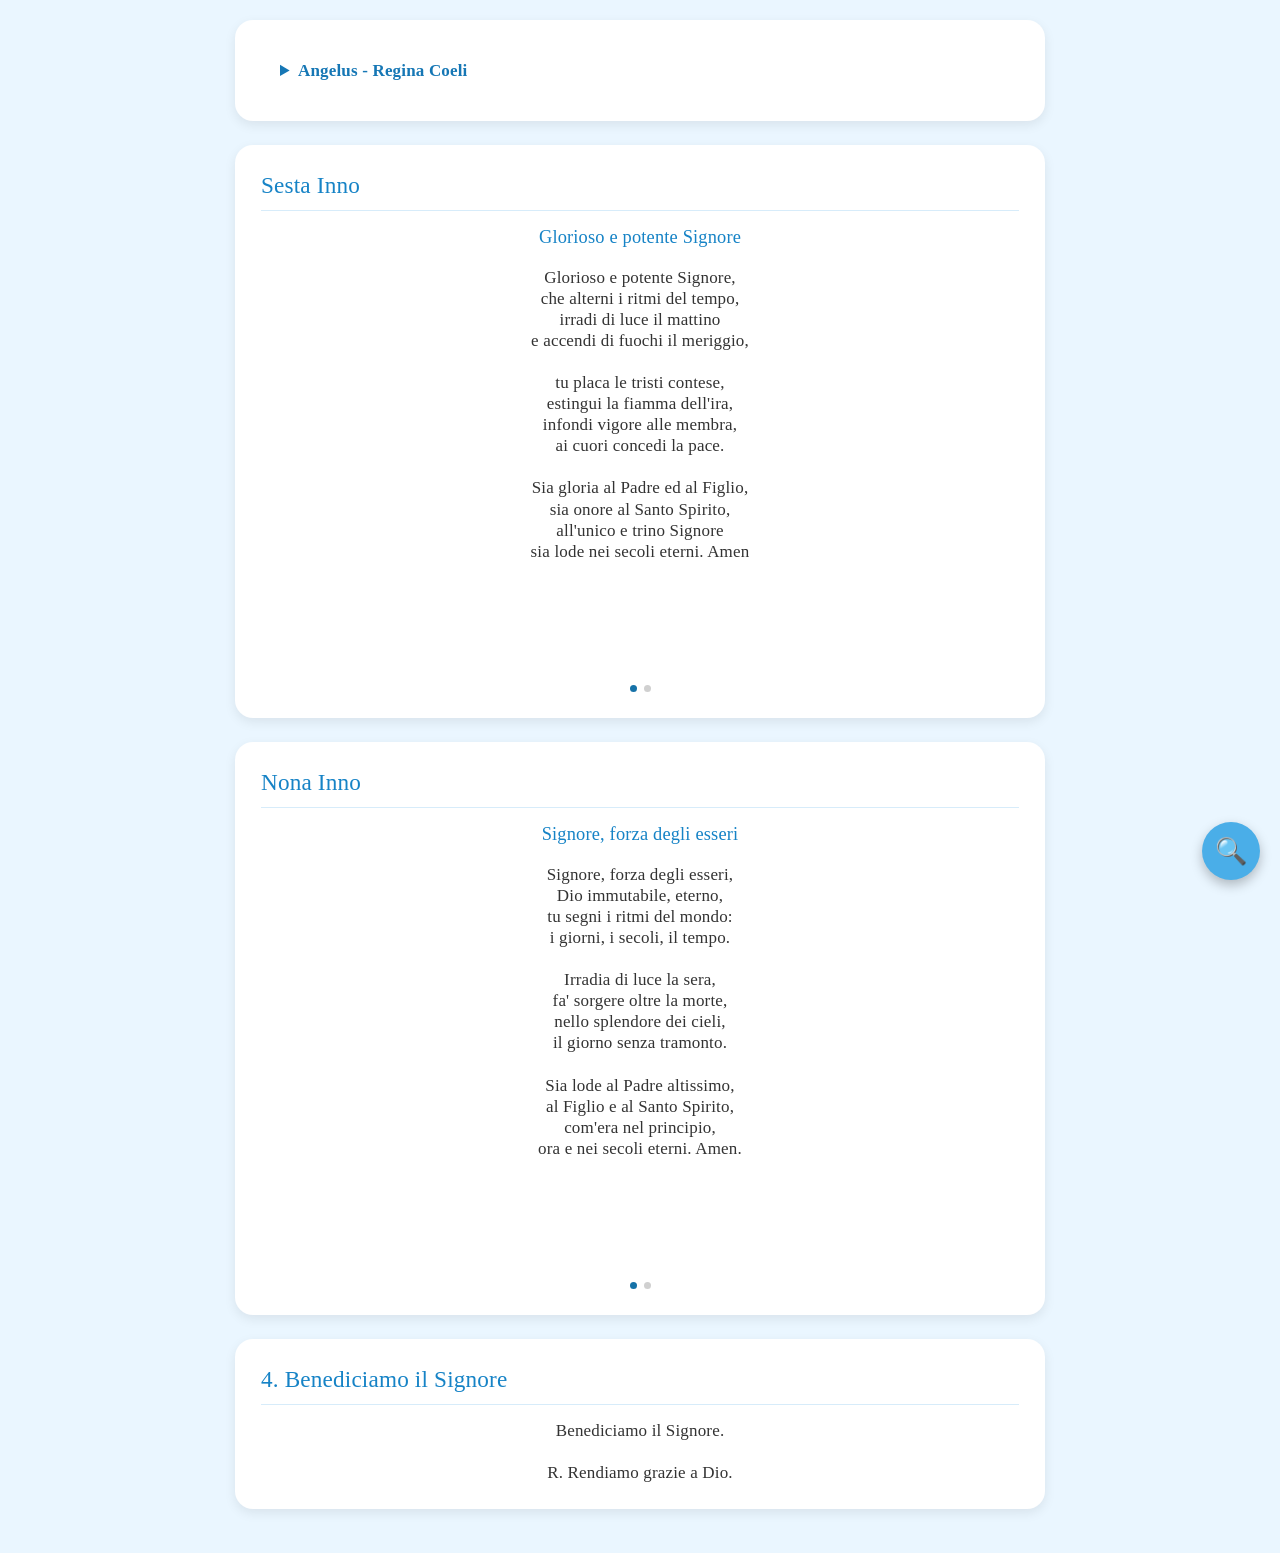
<file: sesta-nona.html>
<!DOCTYPE html>
<html lang="it">

<head>

    <meta charset="UTF-8">
    <meta name="viewport" content="width=device-width, initial-scale=1.0">

    <title>Ora Media</title>

    <link rel="stylesheet" href="css/style.css">
<link rel="manifest" href="manifest.webmanifest">

<meta name="theme-color" content="#4aaee8">

<meta name="apple-mobile-web-app-capable" content="yes">

<meta name="apple-mobile-web-app-status-bar-style" content="default">

<meta name="apple-mobile-web-app-title" content="Preghiera">
</head>

	
	
	
	
	
	
	
	
	

	
	
	
	
	
	
	
	
	


<body data-zoom="true">






<main>





<!-- ==========================================================
     1. ANGELUS / REGINA COELI
========================================================== -->
<section class="prayer-card">
<details><summary>Angelus - Regina Coeli</summary>






<div class="intentions-slider angelus-slider">


<!-- ==========================================================
     PAGINA 1 — ANGELUS
========================================================== -->

<div class="intention">
<br>






    <h3 class="slider-title">
        Angelus
    </h3>



    <p>
        L'angelo del Signore portò l'annuncio a Maria.
    </p>


    <p class="response">
        R. Ed ella concepì per opera dello Spirito Santo.<br>
    </p><br>




    <p class="prayer">

        
        Ave, o Maria, piena di grazia,
        il Signore è con te.
        Tu sei benedetta fra le donne
        e benedetto è il frutto del tuo seno, Gesù.<br>
        <br>
        Santa Maria, Madre di Dio,
        prega per noi peccatori,
        adesso e nell'ora della nostra morte.
        Amen.

    </p><br>




    <p>
        Eccomi, sono la serva del Signore.
    </p>


    <p class="response">
        R. Si compia in me la tua parola.
    </p>




    <p class="prayer">
        Ave, o Maria...
    </p><br>




    <p>
        E il Verbo si fece carne.
    </p>


    <p class="response">
        R. E venne ad abitare in mezzo a noi.
    </p>




    <p class="prayer">
        Ave, o Maria...
    </p><br>




    <p>
        Prega per noi, santa Madre di Dio.
    </p>


    <p class="response">
        R. Perché siamo resi degni delle promesse di Cristo.
    </p><br>




    <h3>
        Preghiamo
    </h3>



    
		<p class="justify">
        Infondi nel nostro spirito la tua grazia, o Padre;
        tu, che nell'annuncio dell'angelo ci hai rivelato
        l'incarnazione di Cristo tuo Figlio,
        per la sua passione e la sua croce
        guidaci alla gloria della risurrezione.
        Per Cristo nostro Signore.
        Amen.</p>

        <br><br>
<p class="prayer">
        <strong>
            Gloria al Padre e al Figlio e allo Spirito Santo
        </strong><br>

        come era nel principio e ora e sempre
        nei secoli dei secoli. Amen (3x)

        <br><br>

        <strong>L'eterno riposo</strong>
        dona loro O Signore e splenda ad essi la luce perpetua,
        riposino in pace. Amen.

    </p>


</div>



<!-- ==========================================================
     PAGINA 2 — REGINA COELI
========================================================== -->

<div class="intention">


<br>






    <h3 class="slider-title">
        Regina Coeli
    </h3>



    <!-- ======================================================
         LANGUAGE MENU
    ======================================================= -->

    <div class="language-menu">

        <button
            class="active"
            onclick="showPrayer('regina-italiano', this)"
        >
            Italiano
        </button>

        <button
            onclick="showPrayer('regina-latino', this)"
        >
            Latino
        </button>

    </div>


<br>

    <!-- ======================================================
         ITALIANO
    ======================================================= -->

    <div
        id="regina-italiano"
        class="prayer-language"
    >


        <p>

            <strong>
                Regina dei cieli, rallegrati, alleluia.
            </strong><br>

            Cristo, che hai portato nel grembo, alleluia,<br>

            è risorto, come aveva promesso, alleluia.<br>

            Prega il Signore per noi, alleluia.

            <br><br>

            <strong>
                Gioisci e rallegrati, Vergine Maria, alleluia.
            </strong><br>

            Perché il Signore è veramente risorto, alleluia.

        </p>


<br>

        <h3>
            Preghiamo
        </h3>



        
<p class="justify">
            O Dio, che nella gloriosa risurrezione del tuo Figlio
            hai ridato la gioia al mondo intero,
            per intercessione della Vergine Maria
            concedi a noi di godere la gioia della vita eterna.
            Per Cristo nostro Signore. Amen.
</p>
            <br><br>
<p class="prayer">
            <strong>
                Gloria al Padre e al Figlio e allo Spirito Santo
            </strong><br>

            come era nel principio e ora e sempre
            nei secoli dei secoli. Amen (3x)

            <br><br>

            <strong>L'eterno riposo</strong>
            dona loro O Signore e splenda ad essi la luce perpetua,
            riposino in pace. Amen.

        </p>


    </div>



    <!-- ======================================================
         LATINO
    ======================================================= -->

    <div
        id="regina-latino"
        class="prayer-language"
        style="display:none;"
    >


        <p>

            <strong>
                Regína caeli laetáre,
            </strong> allelúia.<br>

            Quia quem merúisti portáre, allelúia.<br>

            Resurréxit, sicut dixit, allelúia.<br>

            Ora pro nobis Deum, allelúia.

            <br><br>

            <strong>
                Gaude et laetáre, Virgo María, allelúia.
            </strong><br>

            Quia surréxit Dominus vere, allelúia.

        </p>


<br>

        <h3>
            Oremus
        </h3>



        
<p class="justify">
            Deus, qui per resurrectiónem Filii tui
            Dómini nostri Iesu Christi
            mundum laetificáre dignátus es,
            praesta, quǽsumus, ut per eius Genetrícem
            Virginem Maríam
            perpétuae capiámus gáudia vitae.
            Per Christum Dóminum nostrum. Amen.
</p>
            <br><br>
<p class="prayer">
            <strong>
                Gloria Patri, et Filio, et Spiritui Sancto.
            </strong><br>

            Sicut erat in principio, et nunc, et semper,
            et in saecula saeculorum. Amen. (3x)

            <br><br>

            <strong>
                Réquiem ætérnam
            </strong>
            dona eis, Dómine,
            et lux perpétua lúceat eis.<br>

            Requiéscant in pace. Amen.

        </p>


    </div>


</div>


</div>



<!-- ==========================================================
     SLIDER DOTS
========================================================== -->

<div class="angelus-progress">
    <span class="active"></span>
    <span></span>

</div>




</details>
</section>


<!-- =========================
     2. SESTA INNO
========================= -->

<section class="prayer-card">

<h2>Sesta Inno</h2>


<div class="intentions-slider">

    <!-- =========================
         INNO 1
    ========================= -->

    <div class="intention">

        <h3 class="slider-title">Glorioso e potente Signore</h3>

        <p class="prayer">

        Glorioso e potente Signore,<br>
        che alterni i ritmi del tempo,<br>
        irradi di luce il mattino<br>
        e accendi di fuochi il meriggio,<br>
        <br>

        tu placa le tristi contese,<br>
        estingui la fiamma dell'ira,<br>
        infondi vigore alle membra,<br>
        ai cuori concedi la pace.<br>
        <br>

        Sia gloria al Padre ed al Figlio,<br>
        sia onore al Santo Spirito,<br>
        all'unico e trino Signore<br>
        sia lode nei secoli eterni. Amen

        </p>

    </div>


    <!-- =========================
         INNO 2
    ========================= -->

    <div class="intention">

        <h3 class="slider-title">L'ora sesta c'invita</h3>

        <p class="prayer">

        L'ora sesta c'invita<br>
        alla lode di Dio:<br>
        inneggiamo al Signore<br>
        con fervore di spirito.<br>
        <br>

        In quest'ora sul Golgota,<br>
        vero agnello pasquale,<br>
        Cristo paga il riscatto<br>
        per la nostra salvezza.<br>
        <br>

        Dinanzi alla sua gloria<br>
        anche il sole si oscura:<br>
        risplenda la sua grazia<br>
        nell'intimo dei cuori.<br>
        <br>

        Sia lode al Padre e al Figlio,<br>
        e allo Spirito Santo,<br>
        al Dio trino ed unico<br>
        nei secoli sia gloria. Amen.

        </p>

    </div>

</div>


<!-- =========================
     SLIDER PROGRESS
========================= -->

<div class="angelus-progress">
    <span class="active"></span>
    <span></span>
</div>


</section>








<!-- =========================
     3. NONA INNO
========================= -->

<section class="prayer-card">

<h2>Nona Inno</h2>


<div class="intentions-slider">

    <!-- =========================
         INNO 1
    ========================= -->

    <div class="intention">

        <h3 class="slider-title">Signore, forza degli esseri</h3>

        <p class="prayer">

        Signore, forza degli esseri,<br>
        Dio immutabile, eterno,<br>
        tu segni i ritmi del mondo:<br>
        i giorni, i secoli, il tempo.<br>
        <br>

        Irradia di luce la sera,<br>
        fa' sorgere oltre la morte,<br>
        nello splendore dei cieli,<br>
        il giorno senza tramonto.<br>
        <br>

        Sia lode al Padre altissimo,<br>
        al Figlio e al Santo Spirito,<br>
        com'era nel principio,<br>
        ora e nei secoli eterni. Amen.

        </p>

    </div>


    <!-- =========================
         INNO 2
    ========================= -->

    <div class="intention">

        <h3 class="slider-title">L'ora nona ci chiama</h3>

        <p class="prayer">

        L'ora nona ci chiama<br>
        al servizio Divino:<br>
        adoriamo cantando<br>
        l'uno e trino Signore.<br>
        <br>

        San Pietro che in quest'ora<br>
        salì al tempio a pregare,<br>
        rafforzi i nostri passi<br>
        sulla via della fede.<br>
        <br>

        Uniamoci agli apostoli<br>
        nella lode perenne<br>
        e camminiamo insieme<br>
        sulle orme di Cristo.<br>
        <br>

        Ascolta, Padre altissimo,<br>
        tu che regni in eterno,<br>
        con il Figlio e lo Spirito<br>
        nei secoli dei secoli. Amen.

        </p>

    </div>

</div>


<!-- =========================
     SLIDER PROGRESS
========================= -->

<div class="litany-progress">
    <span class="active"></span>
    <span></span>
</div>


</section>








<!-- =========================
     4. CONCLUSIONE
========================= -->


<section class="prayer-card">


<h2>4. Benediciamo il Signore</h2>


<p class="prayer">

Benediciamo il Signore.<br>
<br>

R. Rendiamo grazie a Dio.

</p>


</section>





</main>

		<! -- THIS IS THE FLOATING ZOOM --> 
	<script src="js/app.js"></script>
	<! -- FLOATING ZOOM END --> 
	

</body>

</html>
</file>
<file: css/style.css>
/* ==========================================================
   LIBRETTO DI PREGHIERA
   UNIVERSAL STYLE SHEET
   Sky Blue Theme
========================================================== */


/* ==========================================================
   ROOT
========================================================== */

:root {
    --prayer-font-size: 17px;
    --background-color: #eaf6ff;
    --main-blue: #4AAEE8;
    --accent-blue: #1683c6;
    --link-blue: #1677b5;
    --text-color: #333333;
}


/* ==========================================================
   RESET
========================================================== */

* {
    box-sizing: border-box;
}

html {
    scroll-behavior: smooth;
}

body {
    margin: 0;
    background: var(--background-color);
    color: var(--text-color);
    font-family: Georgia, "Times New Roman", serif;
    font-size: 17px;
    line-height: 1.24;
    letter-spacing: .01em;
}



/* ==========================================================
   GLOBAL HEADER SYSTEM
========================================================== */

header {
    position: sticky;
    top: 0;
    z-index: 1000;

    display: flex;
    align-items: center;
    justify-content: center;

    width: 100%;
    height: 42px;
    min-height: 42px;
    box-sizing: border-box;
    margin: 0;
    padding: 0 48px 0 10px;

    background: var(--main-blue);
    color: #ffffff;
    text-align: center;
    box-shadow: 0 2px 6px rgba(0, 0, 0, .12);
}

header h1 {
    margin: 0;
    padding: 0;
    color: inherit;
    font-family: Georgia, "Times New Roman", serif;
    font-size: 17px;
    font-weight: normal;
    line-height: 1.1;
    text-align: center;
}

header p {
    display: none;
}

/* Canti catalogue */
.songbook-header {
    justify-content: center;
}

/* HTML song viewer */
.song-viewer-header {
    position: relative;
    top: auto;
    z-index: 10;
    flex: 0 0 42px;
    justify-content: space-between;
    padding: 0 14px;
}

/* PDF song viewer */
.pdf-song-viewer-header {
    position: relative;
    top: auto;
    z-index: 10;
    flex: 0 0 42px;
    display: grid;
    grid-template-columns: 56px 1fr 56px;
    align-items: center;
    padding: 0 8px;
}





/* ==========================================================
   MAIN CONTENT
========================================================== */

main {
    width: 100%;
    max-width: 850px;
    margin: 0 auto;
    padding: 20px;
}


/* ==========================================================
   HOME PAGE
========================================================== */

.home {
    padding-top: 10px;
}

.home-hero {
    display: flex;
    align-items: center;
    justify-content: center;
    gap: 18px;
    width: 100%;
    padding: 8px 5px 18px;
}

.home-hero img {
    display: block;
    width: 72px;
    height: auto;
    flex-shrink: 0;
}

.hero-text {
    flex: 0 1 auto;
    text-align: center;
}

.home-hero h1 {
    margin: 0;
    color: var(--accent-blue);
    font-size: 1.45rem;
    font-weight: normal;
    line-height: 1.15;
}

.subtitle {
    margin: 4px 0 0;
    color: #666666;
    font-size: .88rem;
    line-height: 1.25;
}

.subcenter {
    display: block;
    font-size: .88rem;
    text-align: center;
}


/* ==========================================================
   HOME PAGE APP GRID
========================================================== */

.app-grid {
    display: grid;
    grid-template-columns: repeat(2, 1fr);
    gap: 15px;
    margin-top: 8px;
}

.app-grid a {
    display: flex;
    flex-direction: column;
    align-items: center;
    justify-content: center;
    min-height: 140px;
    padding: 20px 15px;
    border-radius: 20px;
    background: #ffffff;
    color: #146fa5;
    text-align: center;
    text-decoration: none;
    box-shadow: 0 5px 14px rgba(0, 0, 0, .08);
    transition: .25s;
}

.app-grid a:hover {
    transform: translateY(-3px);
    box-shadow: 0 8px 18px rgba(0, 0, 0, .12);
}

.app-grid span {
    margin-bottom: 10px;
    font-size: 2.15rem;
}

.app-grid h3 {
    margin: 0;
    color: var(--accent-blue);
    font-size: 1.08rem;
    font-weight: normal;
}

.app-grid p {
    margin: 6px 0 0;
    color: #666666;
    font-size: .88rem;
    line-height: 1.2;
}

.wide-card {
    grid-column: 1 / -1;
}


/* ==========================================================
   COMPACT SUMMARY
========================================================== */

.compactsummary {
    width: 100%;
    margin: 0;
}

.compactsummary details {
    width: 100%;
    margin: 0;
    padding: 0;
}

.compactsummary summary {
    width: 220px;
    margin: 0 auto;
    padding: 2px 0;
    text-align: left;
}


/* ==========================================================
   PRAYER CARDS
========================================================== */

.prayer-card {
    margin-bottom: 24px;
    padding: 26px;
    border-radius: 18px;
    background: #ffffff;
    box-shadow: 0 4px 12px rgba(0, 0, 0, .08);
}

.prayer-card h2 {
    display: flex;
    align-items: center;
    justify-content: space-between;
    gap: 10px;
    margin: 0 0 15px;
    padding-bottom: 10px;
    border-bottom: 1px solid #d7ecfa;
    color: var(--accent-blue);
    font-size: 1.45rem;
    font-weight: normal;
}

.prayer-card h3 {
    color: var(--accent-blue);
    font-weight: normal;
}


/* ==========================================================
   SONG BUTTONS IN PRAYER CARDS
========================================================== */

.song-button {
    flex-shrink: 0;
    margin: 0;
    padding: 0;
    border: none;
    background: transparent;
    font-size: .9em;
    line-height: 1;
    cursor: pointer;
}

.song-button:hover {
    transform: scale(1.1);
}

.song-button:active {
    transform: scale(.95);
}


/* ==========================================================
   GENERAL TEXT AND PARAGRAPHS
========================================================== */

p {
    margin: 0;
    font-size: var(--prayer-font-size);
    line-height: 1.24;
}

.prayer {
    text-align: center;
}

.response {
    color: #267aa8;
    font-style: italic;
}

.rubric {
    color: #8d3b00;
    font-style: italic;
}

.antiphon {
    color: var(--accent-blue);
    font-weight: bold;
}

.psalm {
    text-align: left;
}

.center {
    text-align: center;
}

.right {
    text-align: right;
}

.justify {
    text-align: justify;
}

.sub {
    font-size: 10px;
}


/* ==========================================================
   DETAILS AND SUMMARY
========================================================== */

details {
    margin: 5px 0;
    padding: 5px 15px;
}

summary {
    padding: 4px;
    color: var(--link-blue);
    font-weight: bold;
    cursor: pointer;
}

summary:hover {
    color: #0c5b8d;
}

details .prayer {
    padding-top: 6px;
}


/* ==========================================================
   NESTED DETAILS
========================================================== */

.subdetails {
    margin: 8px 0 8px 12px;
    padding: 4px 10px;
    border: 1px solid #b9def5;
    border-radius: 8px;
    background: #ffffff;
    box-shadow: none;
}

.subdetails summary {
    padding: 5px 4px;
    color: var(--link-blue);
    font-size: .95em;
    font-weight: bold;
}

.subdetails summary:hover {
    color: #0c5b8d;
}

.subdetails .prayer {
    padding: 8px 4px 4px;
}


/* ==========================================================
   GENERAL LINKS
========================================================== */

a {
    color: var(--link-blue);
}

a:hover {
    color: #0c5b8d;
}


/* ==========================================================
   FOOTER
========================================================== */

footer {
    padding: 30px 20px;
    color: #777777;
    font-size: .9rem;
    text-align: center;
}


/* ==========================================================
   FLOATING ZOOM CONTROLS
========================================================== */

.zoom-container {
    position: fixed;
    right: 20px;
    bottom: 20px;
    z-index: 9999;
}

.zoom-btn,
.zoom-controls button {
    width: 58px;
    height: 58px;
    border: none;
    border-radius: 50%;
    background: var(--main-blue);
    color: #ffffff;
    font-size: 26px;
    cursor: pointer;
    box-shadow: 0 5px 12px rgba(0, 0, 0, .25);
    transition: .2s;
}

.zoom-btn:hover,
.zoom-controls button:hover {
    transform: scale(1.08);
}

.zoom-controls {
    display: none;
    flex-direction: column;
    gap: 10px;
    margin-bottom: 10px;
}

.zoom-controls.show {
    display: flex;
}


/* ==========================================================
   PRAYER INTENTIONS SLIDER
========================================================== */

.intentions-slider {
    display: flex;
    width: 100%;
    overflow-x: auto;
    scroll-snap-type: x mandatory;
    scroll-behavior: smooth;
    -webkit-overflow-scrolling: touch;
    scrollbar-width: none;
}

.intentions-slider::-webkit-scrollbar {
    display: none;
}

.intention {
    flex: 0 0 100%;
    width: 100%;
    box-sizing: border-box;
    scroll-snap-align: start;
    scroll-snap-stop: always;
}

.intention .prayer {
    margin: 0;
}

.angelus-slider .intention {
    padding: 0 10px;
}


/* ==========================================================
   SLIDER TITLES AND NAVIGATION
========================================================== */

.slider-title {
    margin: 0 0 18px;
    color: #1672A8;
    font-size: 1.15rem;
    font-weight: normal;
    text-align: center;
}

.slider-navigation {
    display: flex;
    align-items: center;
    justify-content: space-between;
    margin-bottom: 8px;
    color: #1672A8;
    font-size: .82rem;
}

.slider-navigation .next,
.slider-navigation .previous {
    color: #777777;
    font-size: .82rem;
}

.slider-navigation .current {
    color: #1672A8;
    font-weight: bold;
}


/* ==========================================================
   LITANY
========================================================== */

.litany p {
    margin: 0;
    line-height: 1.35;
}

.litany .group-space {
    margin-top: 12px;
}


/* ==========================================================
   SLIDER PROGRESS INDICATORS
========================================================== */

.angelus-progress,
.litany-progress {
    display: flex;
    align-items: center;
    justify-content: center;
    gap: 7px;
    margin-top: 18px;
}

.angelus-progress span,
.litany-progress span {
    display: block;
    width: 7px;
    height: 7px;
    border-radius: 50%;
    background: #d0d0d0;
}

.angelus-progress span.active,
.litany-progress span.active {
    background: #1672A8;
}


/* ==========================================================
   LANGUAGE MENU
========================================================== */

.language-menu {
    display: flex;
    justify-content: center;
    gap: 10px;
    margin-bottom: 15px;
}

.language-menu button {
    padding: 6px 18px;
    border: none;
    border-radius: 20px;
    background: #eaf6ff;
    color: var(--accent-blue);
    font-size: 14px;
    cursor: pointer;
}

.language-menu button.active {
    background: var(--main-blue);
    color: #ffffff;
}

.prayer-language {
    width: 100%;
}


/* ==========================================================
   PRAYER LINKS
========================================================== */

.prayer-link {
    margin: 20px 0;
    text-align: center;
}

.prayer-link a {
    text-decoration: none;
}


/* ==========================================================
   MYSTERIES
========================================================== */

.mysteries-list {
    margin: 8px 0 12px 12px;
    padding-left: 12px;
    border-left: 2px solid #b9def5;
}

.mysteries-list p {
    margin: 3px 0;
    line-height: 1.45;
}

.mysteries-list span {
    color: #1672A8;
}


/* ==========================================================
   GUITAR BUTTON
   Reusable button styling
========================================================== */

.guitar-link {
    position: absolute;
    top: 12px;
    right: 15px;
    display: flex;
    align-items: center;
    justify-content: center;
    width: 44px;
    height: 44px;
    border-radius: 50%;
    background: #4aaee8;
    text-decoration: none;
    box-shadow: 0 2px 6px rgba(0, 0, 0, .18);
    transition: transform .2s ease, background .2s ease;
}

.guitar-icon {
    font-size: 25px;
    line-height: 1;
    filter: grayscale(1) brightness(0) invert(1);
}

.guitar-link:hover {
    background: #3b9ed8;
    transform: scale(1.08);
}

.guitar-link:active {
    transform: scale(.94);
}


/* ==========================================================
   MASS GUIDE — SONG SELECTION OVERLAY
========================================================== */

.mass-song-overlay {
    position: fixed;
    inset: 0;
    z-index: 9999;
    display: flex;
    align-items: center;
    justify-content: center;
    padding: 20px;
    background: rgba(0, 0, 0, .45);
    opacity: 0;
    visibility: hidden;
    transition: opacity .2s ease, visibility .2s ease;
}

.mass-song-overlay.show {
    opacity: 1;
    visibility: visible;
}

.mass-song-panel {
    display: flex;
    flex-direction: column;
    width: 100%;
    max-width: 520px;
    max-height: 80vh;
    overflow: hidden;
    border-radius: 18px;
    background: #ffffff;
    box-shadow: 0 10px 35px rgba(0, 0, 0, .25);
    transform: translateY(15px) scale(.97);
    transition: transform .2s ease;
}

.mass-song-overlay.show .mass-song-panel {
    transform: translateY(0) scale(1);
}


/* Mass song overlay header */

.mass-song-header {
    display: flex;
    align-items: center;
    justify-content: space-between;
    padding: 16px 18px;
    background: var(--main-blue);
    color: #ffffff;
}

.mass-song-header h2 {
    margin: 0;
    font-size: 20px;
    font-weight: 600;
}

.mass-song-close {
    width: 38px;
    height: 38px;
    border: none;
    border-radius: 50%;
    background: rgba(255, 255, 255, .2);
    color: #ffffff;
    font-size: 28px;
    line-height: 1;
    cursor: pointer;
}

.mass-song-close:active {
    transform: scale(.92);
}


/* Mass song list */

.mass-song-list {
    overflow-y: auto;
    padding: 8px 0;
    -webkit-overflow-scrolling: touch;
}

.mass-song-item {
    display: flex;
    align-items: center;
    justify-content: space-between;
    gap: 15px;
    width: 100%;
    padding: 15px 18px;
    border: none;
    border-bottom: 1px solid #e5e5e5;
    background: #ffffff;
    font-family: inherit;
    font-size: 16px;
    text-align: left;
    cursor: pointer;
}

.mass-song-item:last-child {
    border-bottom: none;
}

.mass-song-item:active {
    background: #eef8fd;
}

.mass-song-name {
    flex: 1;
}

.mass-song-page {
    min-width: 32px;
    color: #1672A8;
    font-weight: 600;
    text-align: right;
}

.mass-song-empty {
    margin: 0;
    padding: 25px;
    color: #777777;
    text-align: center;
}


/* Prevent background scrolling when overlay is open */

body.mass-song-open {
    overflow: hidden;
}


/* ==========================================================
   MOBILE
========================================================== */

@media (max-width: 600px) {

    body {
        font-size: 16px;
    }


header {
    height: 42px;
    min-height: 42px;
    padding: 0 48px 0 10px;
}

header h1 {
    font-size: 17px;
}


    main {
        padding: 12px;
    }

    .home {
        padding-top: 5px;
    }

    .home-hero {
        gap: 14px;
        padding: 5px 0 15px;
    }

    .home-hero img {
        width: 105px;
        height: 105px;
    }

    .home-hero h1 {
        font-size: 1.7rem;
    }

    .subtitle {
        font-size: .8rem;
    }

    .app-grid {
        gap: 14px;
    }

    .app-grid a {
        min-height: 125px;
        padding: 18px 12px;
    }

    .prayer-card {
        padding: 18px;
    }

    .prayer-card h2 {
        font-size: 1.25rem;
    }

    .zoom-btn,
    .zoom-controls button {
        width: 52px;
        height: 52px;
        font-size: 22px;
    }
}









/* ==========================================================
   UNIVERSAL GUITAR TUNER BUTTON
   Consistent position across all pages
========================================================== */

header .guitar-button {
    position: absolute;
    top: 50%;
    left: 6px;
    right: auto;
    transform: translateY(-50%);
    z-index: 2;

    width: 36px;
    height: 36px;
    min-width: 36px;
    flex: 0 0 36px;

    margin: 0;
    padding: 0;
    display: flex;
    align-items: center;
    justify-content: center;

    border: none;
    border-radius: 50%;
    background: transparent;
    color: #4AAEE8;
    cursor: pointer;
    -webkit-tap-highlight-color: transparent;
}

header .guitar-button svg {
    display: block;
    width: 34px;
    height: 34px;
    flex-shrink: 0;
}
</file>
<file: css/overlay.css>
/* ==========================================================
   FULL-SCREEN OVERLAY STACK
   COMPENDIUM 9.0
========================================================== */

/* ==========================================================
   OVERLAY CONTAINER
========================================================== */

.fullscreen-overlay {
    position: fixed;
    inset: 0;
    width: 100%;
    height: 100%;
    margin: 0;
    padding: 0;

    background: #ffffff;
    z-index: 99999;

    display: none;
    overflow: hidden;
    isolation: isolate;
}

/* Show the overlay container whenever at least one layer exists */

.fullscreen-overlay.active {
    display: block;
}

/* ==========================================================
   OVERLAY IFRAMES
========================================================== */

.fullscreen-overlay > .page-overlay-frame {
    position: absolute;
    inset: 0;

    display: block;
    width: 100%;
    height: 100%;

    margin: 0;
    padding: 0;
    border: none;

    background: #ffffff;
}

/* Only the topmost iframe should receive interaction.
   JavaScript assigns the .overlay-top class. */

.fullscreen-overlay > .page-overlay-frame:not(.overlay-top) {
    pointer-events: none;
}

/* ==========================================================
   OUTER CLOSE BUTTON
========================================================== */

.page-overlay-close {
    position: absolute;
    top: 0;
    right: 0;
    z-index: 100000;

    display: flex;
    align-items: center;
    justify-content: center;

    width: 42px;
    height: 42px;
    margin: 0;
    padding: 0;

    border: none;
    border-radius: 0;
    background: #4AAEE8;
    color: #ffffff;

    font-family: Arial, sans-serif;
    font-size: 28px;
    font-weight: normal;
    line-height: 1;

    cursor: pointer;
    -webkit-tap-highlight-color: transparent;
    touch-action: manipulation;
}

/* ==========================================================
   PREVENT BACKGROUND SCROLLING
========================================================== */

body.overlay-open {
    overflow: hidden;
    overscroll-behavior: none;
}

/* ==========================================================
   MOBILE
========================================================== */

@media (max-width: 600px) {
    .page-overlay-close {
        width: 42px;
        height: 42px;
        font-size: 28px;
    }
}
</file>
<file: css/cache-manager.css>
:root {
    --background: #eaf6ff;
    --primary: #4AAEE8;
    --primary-dark: #1683c6;
    --text: #263746;
    --muted: #6c8799;
    --border: #d5e9f5;
    --white: #ffffff;
    --success: #248a50;
    --danger: #c94b4b;
}

* {
    box-sizing: border-box;
}

html {
    font-family: Georgia, "Times New Roman", serif;
}

body {
    margin: 0;
    background: var(--background);
    color: var(--text);
    font-size: 16px;
}

.manager-header {
    background: var(--primary);
    color: white;
    padding: 18px 20px 22px;
    text-align: center;
}

.manager-header h1 {
    font-size: 25px;
    margin: 12px 0 4px;
    font-weight: normal;
}

.manager-header p {
    margin: 0;
    font-size: 14px;
}

.back-link {
    display: block;
    text-align: left;
    color: white;
    text-decoration: none;
    font-size: 14px;
}

.manager-container {
    width: 100%;
    max-width: 720px;
    margin: 0 auto;
    padding: 14px;
}

.manager-card {
    background: var(--white);
    border: 1px solid var(--border);
    border-radius: 12px;
    padding: 17px;
    margin-bottom: 14px;
    box-shadow: 0 2px 7px rgba(40, 100, 140, 0.05);
}

.manager-card h2 {
    margin: 0 0 13px;
    color: var(--primary-dark);
    font-size: 19px;
    font-weight: normal;
}

.manager-card p {
    line-height: 1.5;
    font-size: 14px;
}

.status-row {
    display: flex;
    justify-content: space-between;
    gap: 12px;
    padding: 9px 0;
    border-bottom: 1px solid var(--border);
    font-size: 14px;
}

.status-row:last-child {
    border-bottom: none;
}

.status-row strong {
    text-align: right;
    overflow-wrap: anywhere;
}

.manager-button {
    display: block;
    width: 100%;
    min-height: 45px;
    margin-top: 10px;
    padding: 12px 15px;
    border: none;
    border-radius: 8px;
    font-family: inherit;
    font-size: 15px;
    cursor: pointer;
}

.manager-button.primary {
    background: var(--primary-dark);
    color: white;
}

.manager-button.secondary {
    background: #eaf6ff;
    color: var(--primary-dark);
    border: 1px solid var(--border);
}

.manager-button.danger {
    background: #fff0f0;
    color: var(--danger);
    border: 1px solid #f1cccc;
}

.manager-button:disabled {
    opacity: 0.5;
    cursor: not-allowed;
}

.small-message {
    color: var(--muted);
    font-size: 12px !important;
    margin-bottom: 0;
}

.progress-heading,
.progress-details {
    display: flex;
    justify-content: space-between;
    gap: 10px;
}

.progress-heading {
    font-size: 14px;
    margin-bottom: 10px;
}

#progressPercent {
    color: var(--primary-dark);
}

.progress-track {
    width: 100%;
    height: 13px;
    background: #e5edf2;
    border-radius: 20px;
    overflow: hidden;
}

.progress-bar {
    width: 0%;
    height: 100%;
    background: var(--primary-dark);
    border-radius: 20px;
    transition: width 0.2s ease;
}

.progress-details {
    margin-top: 9px;
    color: var(--muted);
    font-size: 12px;
}

.current-file {
    margin: 12px 0 0;
    padding: 10px;
    background: #f4faff;
    border-radius: 6px;
    overflow-wrap: anywhere;
    font-size: 12px !important;
}

.operation-message {
    margin-bottom: 0;
    font-size: 13px !important;
}

.summary-grid {
    display: grid;
    grid-template-columns: repeat(3, 1fr);
    gap: 9px;
}

.summary-item {
    text-align: center;
    padding: 13px 5px;
    background: #f2f9fe;
    border-radius: 8px;
}

.summary-item strong {
    display: block;
    color: var(--primary-dark);
    font-size: 24px;
}

.summary-item span {
    display: block;
    margin-top: 4px;
    color: var(--muted);
    font-size: 12px;
}

.file-list-controls {
    display: flex;
    gap: 7px;
    margin-bottom: 12px;
}

.filter-button {
    flex: 1;
    padding: 9px 5px;
    border: 1px solid var(--border);
    border-radius: 6px;
    background: white;
    color: var(--text);
    font-family: inherit;
}

.filter-button.active {
    background: var(--primary-dark);
    color: white;
}

.file-item {
    display: flex;
    justify-content: space-between;
    gap: 10px;
    padding: 10px 0;
    border-bottom: 1px solid var(--border);
    font-size: 12px;
}

.file-item:last-child {
    border-bottom: none;
}

.file-name {
    overflow-wrap: anywhere;
    min-width: 0;
}

.file-status {
    flex-shrink: 0;
    font-weight: bold;
}

.file-status.cached {
    color: var(--success);
}

.file-status.missing {
    color: var(--danger);
}

.error-card {
    border-color: #efcaca;
}

.error-card h2 {
    color: var(--danger);
}

.error-item {
    padding: 9px 0;
    border-bottom: 1px solid #f1dddd;
    font-size: 12px;
    overflow-wrap: anywhere;
}

.manager-footer {
    padding: 20px;
    text-align: center;
    color: var(--muted);
    font-size: 12px;
}

[hidden] {
    display: none !important;
}
</file>
<file: css/guitar-tuner.css>
/* ==========================================================
   GUITAR TUNER
   Tuner-specific styling
   Uses universal style.css for:
   body
   header
   typography
   mobile layout
   colors
========================================================== */

/* ==========================================================
   GLOBAL VIEWPORT & CENTERING FIX
========================================================== */

html, body {
    height: 100%;
    margin: 0;
    padding: 0;
}

body {
    display: flex;
    justify-content: center;
    align-items: center;
    min-height: 100vh;
}


/* ==========================================================
   TUNER PAGE
========================================================== */

.tuner-page {

    width: 100%;

    max-width: 620px;

    margin: 0 auto;

    padding: 16px 14px 40px;
    
    box-sizing: border-box;

}


/* ==========================================================
   MAIN TUNER
========================================================== */

.tuner-card {

    position: relative;

    width: 100%;

    overflow: hidden;

    background:
        linear-gradient(
            180deg,
            #ffffff 0%,
            #f7fcff 100%
        );

    border-radius: 26px;

    padding:
        25px 18px 22px;

    text-align: center;

    box-shadow:
        0 8px 28px rgba(
            42,
            103,
            135,
            0.10
        );

}


/* ==========================================================
   SUBTLE TOP LINE
========================================================== */

.tuner-card::before {

    content: "";

    position: absolute;

    top: 0;

    left: 12%;

    width: 76%;

    height: 3px;

    border-radius:
        0 0 4px 4px;

    background:
        linear-gradient(
            90deg,
            transparent,
            #7ec8f5,
            #4aaee8,
            #7ec8f5,
            transparent
        );

}


/* ==========================================================
   NOTE DISPLAY
========================================================== */

.note-display {

    position: relative;

    margin-bottom: 17px;

}


.detected-note {

    font-size: 82px;

    font-weight: 700;

    line-height: 0.90;

    letter-spacing: -3px;

    color: #213f50;

    transition:
        color 0.18s ease,
        transform 0.18s ease;

}


.detected-octave {

    margin-top: 9px;

    font-size: 18px;

    font-weight: 600;

    color: #57717f;

}


.detected-frequency {

    margin-top: 4px;

    font-size: 13px;

    letter-spacing: 0.2px;

    color: #78909c;

}


/* ==========================================================
   TUNING METER
========================================================== */

.tuning-meter {

    position: relative;

    width: 100%;

    margin:
        18px auto 5px;

}


.meter-labels {

    display: flex;

    justify-content: space-between;

    align-items: center;

    padding:
        0 1px;

    font-size: 18px;

    font-weight: 700;

    color: #91a7b2;

}


.meter-track {

    position: relative;

    width: 100%;

    height: 8px;

    margin-top: 13px;

    border-radius: 20px;

    background:
        linear-gradient(
            90deg,
            #dceff9 0%,
            #e9f6fb 42%,
            #dff5e9 50%,
            #e9f6fb 58%,
            #dceff9 100%
        );

}


.meter-center {

    position: absolute;

    z-index: 2;

    top: -9px;

    left: 50%;

    width: 2px;

    height: 26px;

    transform:
        translateX(-50%);

    border-radius: 3px;

    background: #63b6df;

}


.meter-indicator {

    position: absolute;

    z-index: 3;

    top: 50%;

    left: 50%;

    width: 24px;

    height: 24px;

    transform:
        translate(-50%, -50%);

    border-radius: 50%;

    background: #4aaee8;

    border:
        3px solid #ffffff;

    box-shadow:
        0 2px 8px rgba(
            42,
            116,
            151,
            0.28
        );

    transition:
        left 0.10s ease,
        background 0.15s ease,
        box-shadow 0.15s ease;

}


/* ==========================================================
   TUNING STATUS
========================================================== */

.tuning-status {

    margin-top: 20px;

    font-size: 24px;

    font-weight: 700;

    line-height: 1.1;

    color: #5d737e;

    transition:
        color 0.15s ease,
        transform 0.15s ease;

}


.tuning-status.in-tune {

    color: #32a568;

}


.tuning-status.flat {

    color: #4aaee8;

}


.tuning-status.sharp {

    color: #d9534f;

}


/* ==========================================================
   CENTS
========================================================== */

.cents-display {

    min-height: 19px;

    margin-top: 6px;

    font-size: 14px;

    font-weight: 500;

    color: #718690;

}


/* ==========================================================
   MICROPHONE STATUS
========================================================== */

.microphone-status {

    min-height: 20px;

    margin-top: 14px;

    font-size: 13px;

    line-height: 1.4;

    color: #7a8e97;

}


/* ==========================================================
   START BUTTON
========================================================== */

.start-button {

    position: relative;

    display: block;

    width: 100%;

    margin-top: 17px;

    padding: 13px 18px;

    border:
        1px solid rgba(
            255,
            255,
            255,
            0.35
        );

    border-radius: 14px;

    background:
        linear-gradient(
            135deg,
            #7ec8f5,
            #4aaee8
        );

    color: #ffffff;

    font-family: inherit;

    font-size: 16px;

    font-weight: 700;

    letter-spacing: 0.1px;

    cursor: pointer;

    box-shadow:
        0 5px 13px rgba(
            74,
            174,
            232,
            0.23
        );

    transition:
        transform 0.12s ease,
        box-shadow 0.12s ease,
        background 0.15s ease;

}


.start-button:hover {

    box-shadow:
        0 6px 16px rgba(
            74,
            174,
            232,
            0.30
        );

}


.start-button:active {

    transform:
        translateY(1px);

}


.start-button.running {

    background:
        linear-gradient(
            135deg,
            #6f9fb5,
            #5b879e
        );

    box-shadow:
        0 4px 10px rgba(
            60,
            100,
            120,
            0.20
        );

}


/* ==========================================================
   STRINGS SECTION
========================================================== */

.strings-section {

    width: 100%;

    margin-top: 18px;

}


/* ==========================================================
   AUTO / MANUAL MODE
========================================================== */

#tuning-mode-controls {

    width: 100%;

    margin-bottom: 10px;

}


.tuning-mode-buttons {

    display: flex;

    align-items: center;

    justify-content: center;

    gap: 6px;

    width: 100%;

    max-width: 420px;

    margin: 0 auto;

    padding: 0;

    background: transparent;

}


.mode-button {

    flex: 1;

    min-width: 0;

    padding:
        11px 16px;

    border:
        1px solid #9fd4ef;

    border-radius: 13px;

    background:
        #ffffff;

    color: #3986b2;

    font-family: inherit;

    font-size: 15px;

    font-weight: 700;

    cursor: pointer;

    box-shadow:
        0 2px 7px rgba(
            74,
            174,
            232,
            0.10
        );

    transition:
        background 0.15s ease,
        color 0.15s ease,
        border-color 0.15s ease,
        transform 0.12s ease,
        box-shadow 0.15s ease;

}


.mode-button:hover {

    background:
        #f2faff;

}


.mode-button.active {

    background:
        linear-gradient(
            135deg,
            #7ec8f5,
            #4aaee8
        );

    border-color:
        #4aaee8;

    color:
        #ffffff;

    box-shadow:
        0 4px 10px rgba(
            74,
            174,
            232,
            0.22
        );

}


.mode-button:active {

    transform:
        scale(0.97);

}


.mode-button:focus-visible {

    outline:
        2px solid rgba(
            74,
            174,
            232,
            0.40
        );

    outline-offset:
        2px;

}


/* ==========================================================
   STRING ROW
========================================================== */

.strings-grid {

    display: grid;

    grid-template-columns:
        repeat(6, 1fr);

    width: 100%;

    gap: 5px;

}


/* ==========================================================
   STRING BUTTON
========================================================== */

.string-button {

    position: relative;

    min-width: 0;

    min-height: 61px;

    padding:
        10px 2px 7px;

    border:
        1px solid #d7eaf3;

    border-radius: 12px;

    background:
        #ffffff;

    color: #3c5b69;

    font-family: inherit;

    cursor: pointer;

    box-shadow:
        0 2px 6px rgba(
            40,
            100,
            130,
            0.06
        );

    transition:
        border-color 0.12s ease,
        background 0.12s ease,
        color 0.12s ease,
        transform 0.12s ease,
        box-shadow 0.12s ease;

}


/* Decorative line */

.string-button::before {

    content: "";

    position: absolute;

    top: 0;

    left: 28%;

    width: 44%;

    height: 2px;

    border-radius:
        0 0 3px 3px;

    background:
        #d8edf7;

}


.string-button:active {

    transform:
        scale(0.96);

}


.string-button:hover {

    background:
        #f7fcff;

}


/* ==========================================================
   STRING NOTE
========================================================== */

.string-note {

    display: block;

    font-size: 21px;

    font-weight: 700;

    line-height: 1;

}


/* ==========================================================
   STRING OCTAVE
========================================================== */

.string-octave {

    display: block;

    min-height: 14px;

    margin-top: 5px;

    font-size: 10px;

    line-height: 1;

    color: #81959f;

}


/* ==========================================================
   HIDE OCTAVE FOR A / D / G / B
========================================================== */

.string-button[data-note="A2"] .string-octave,
.string-button[data-note="D3"] .string-octave,
.string-button[data-note="G3"] .string-octave,
.string-button[data-note="B3"] .string-octave {

    visibility: hidden;

}


/* ==========================================================
   SELECTED STRING
========================================================== */

.string-button.selected {

    border-color:
        #4aaee8;

    background:
        #e6f6ff;

    color:
        #2477a0;

    box-shadow:
        0 3px 9px rgba(
            74,
            174,
            232,
            0.18
        );

}


.string-button.selected::before {

    background:
        #4aaee8;

}


/* ==========================================================
   FOCUS
========================================================== */

.string-button:focus-visible,
.start-button:focus-visible {

    outline:
        2px solid rgba(
            74,
            174,
            232,
            0.38
        );

    outline-offset:
        2px;

}


/* ==========================================================
   SMALL PHONES
========================================================== */

@media (max-width: 380px) {

    .tuner-page {

        padding:
            14px 9px 32px;

    }


    .tuner-card {

        padding:
            22px 12px 20px;

        border-radius: 22px;

    }


    .detected-note {

        font-size: 68px;

    }


    .detected-octave {

        font-size: 17px;

    }


    .detected-frequency {

        font-size: 12px;

    }


    .meter-labels {

        font-size: 17px;

    }


    .meter-track {

        height: 7px;

    }


    .meter-indicator {

        width: 22px;

        height: 22px;

    }


    .tuning-status {

        font-size: 22px;

    }


    .start-button {

        padding:
            12px 15px;

    }


    .mode-button {

        padding:
            10px 8px;

        font-size: 13px;

    }


    .strings-grid {

        gap: 4px;

    }


    .string-button {

        min-height: 56px;

        border-radius: 10px;

    }


    .string-note {

        font-size: 19px;

    }


    .string-octave {

        font-size: 9px;

    }

}


/* ==========================================================
   VERY SMALL PHONES
========================================================== */

@media (max-width: 330px) {

    .tuner-card {

        padding-left: 9px;

        padding-right: 9px;

    }


    .strings-grid {

        gap: 3px;

    }


    .string-button {

        min-height: 53px;

    }


    .string-note {

        font-size: 17px;

    }


    .mode-button {

        padding:
            9px 6px;

        font-size: 12px;

    }

}


/* ==========================================================
   LARGER SCREENS
========================================================== */

@media (min-width: 601px) {

    .tuner-card {

        padding:
            30px 28px 25px;

    }


    .detected-note {

        font-size: 88px;

    }


    .string-button {

        min-height: 64px;

    }

}
</file>
